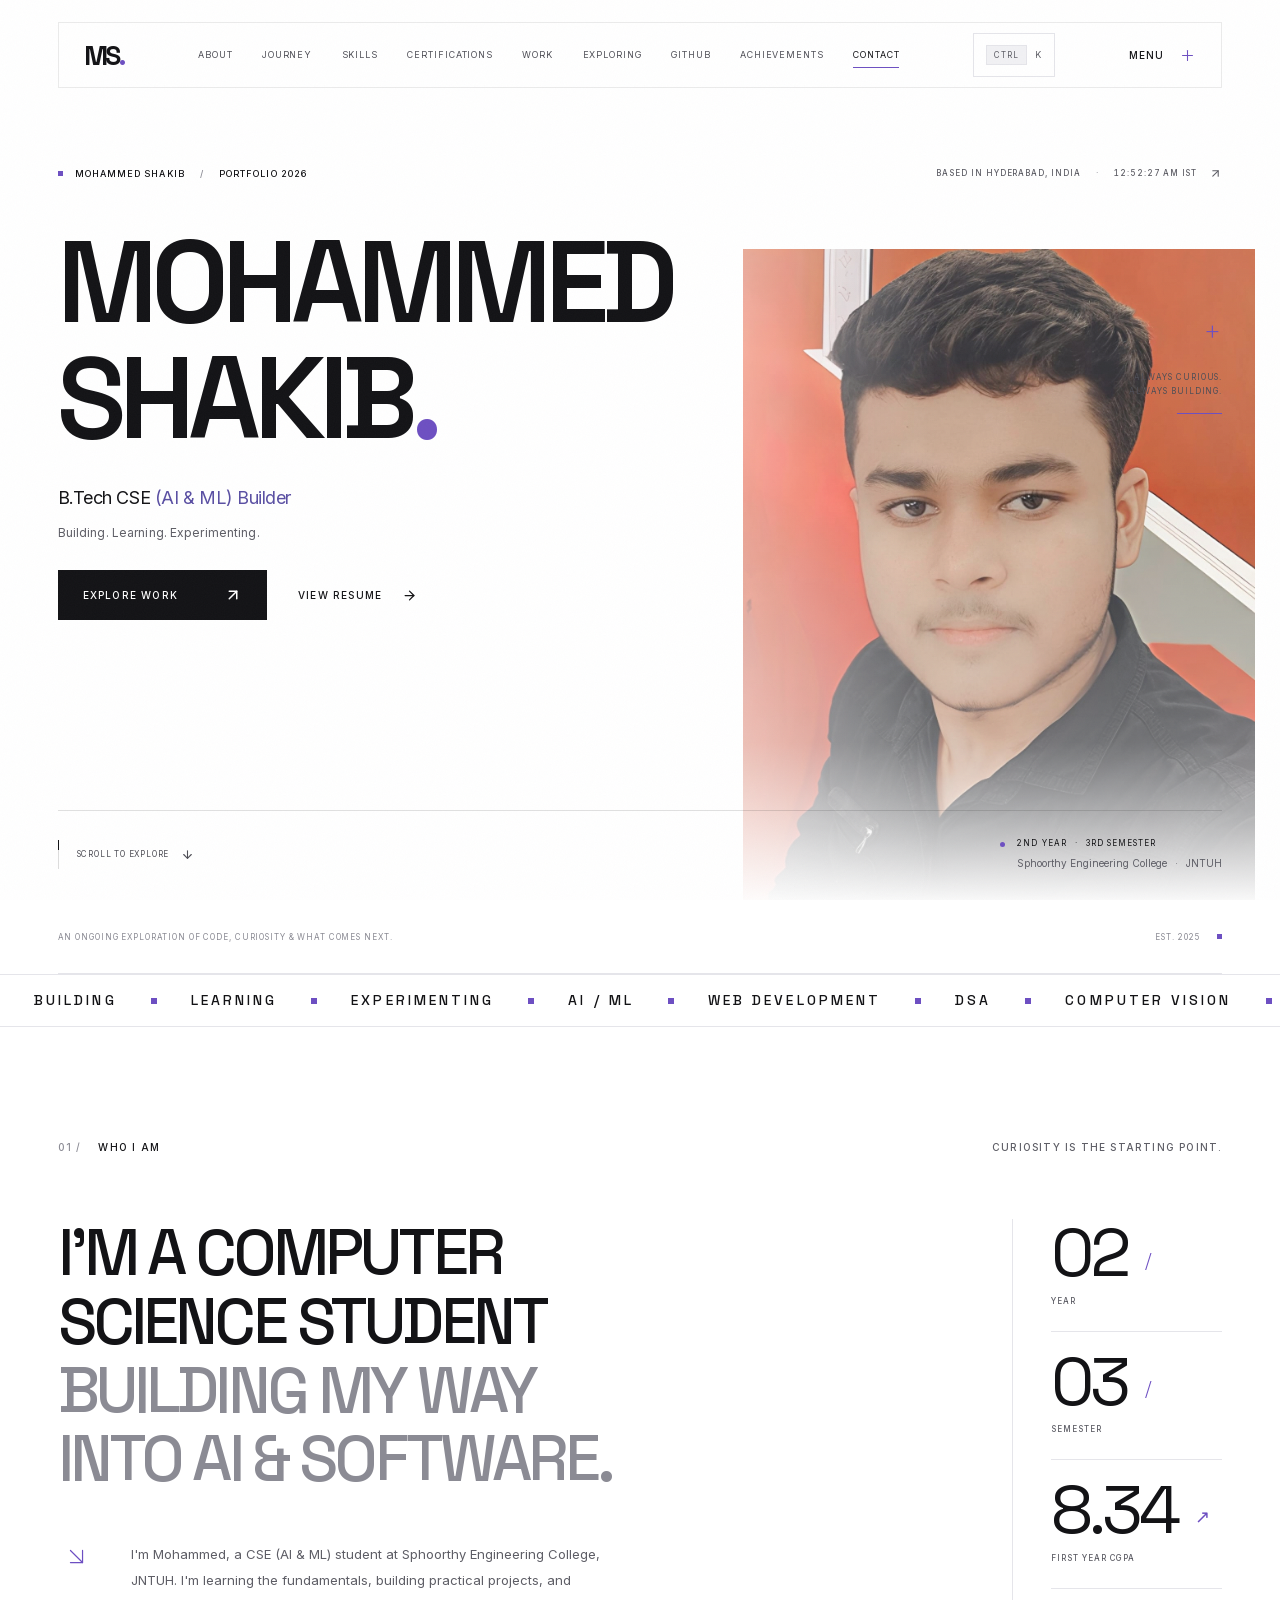
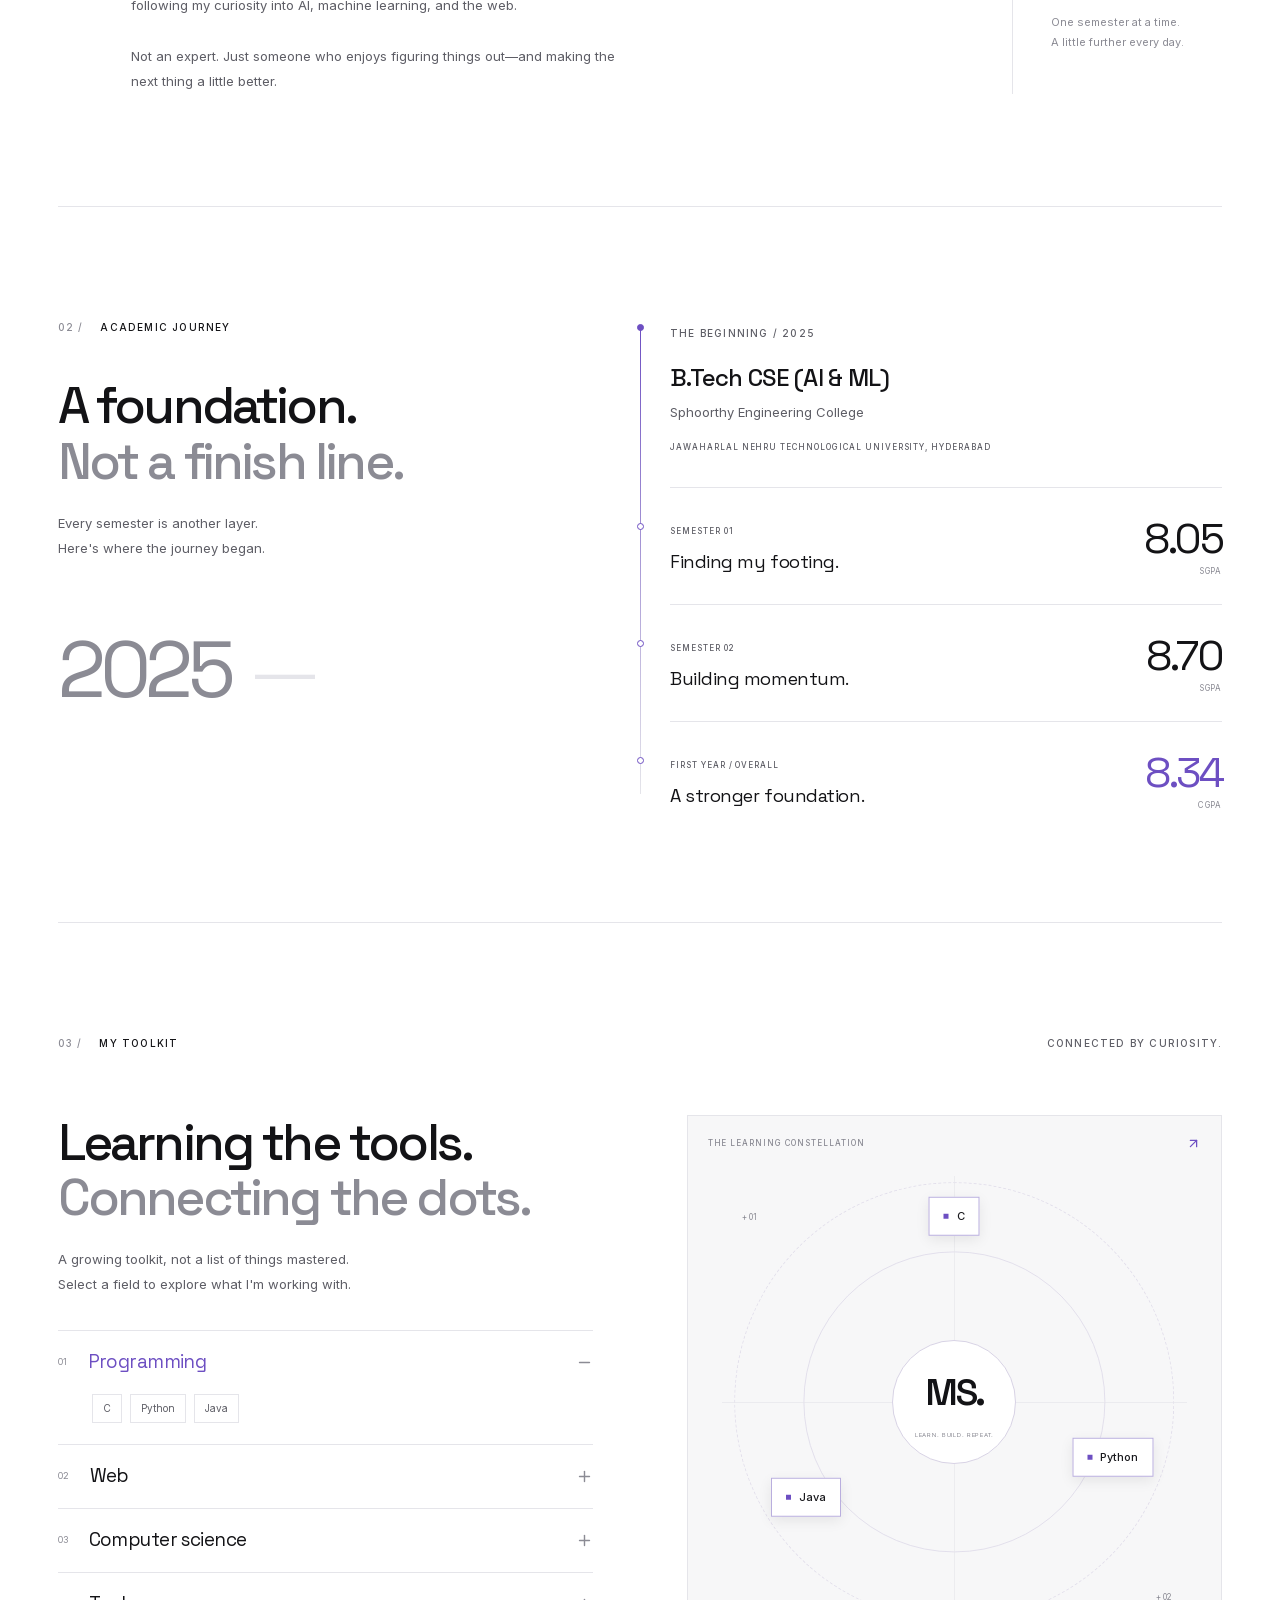
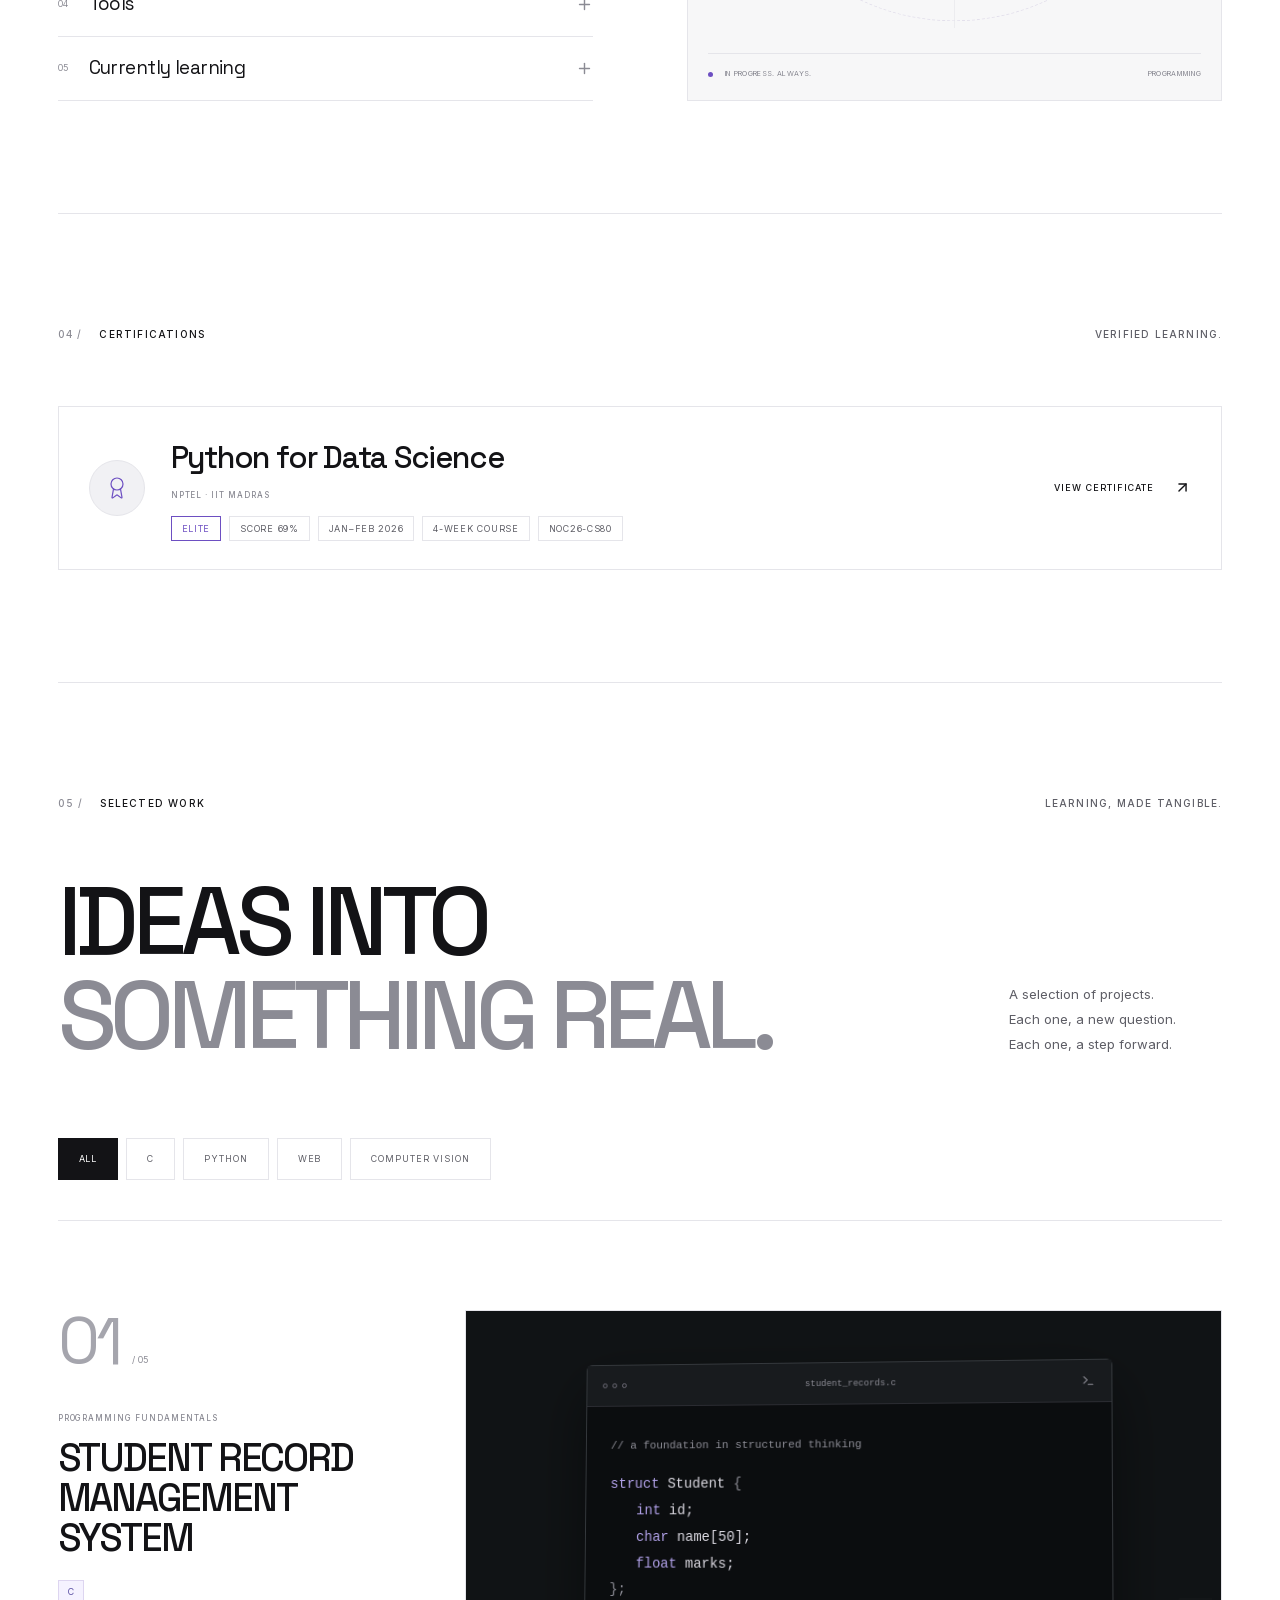
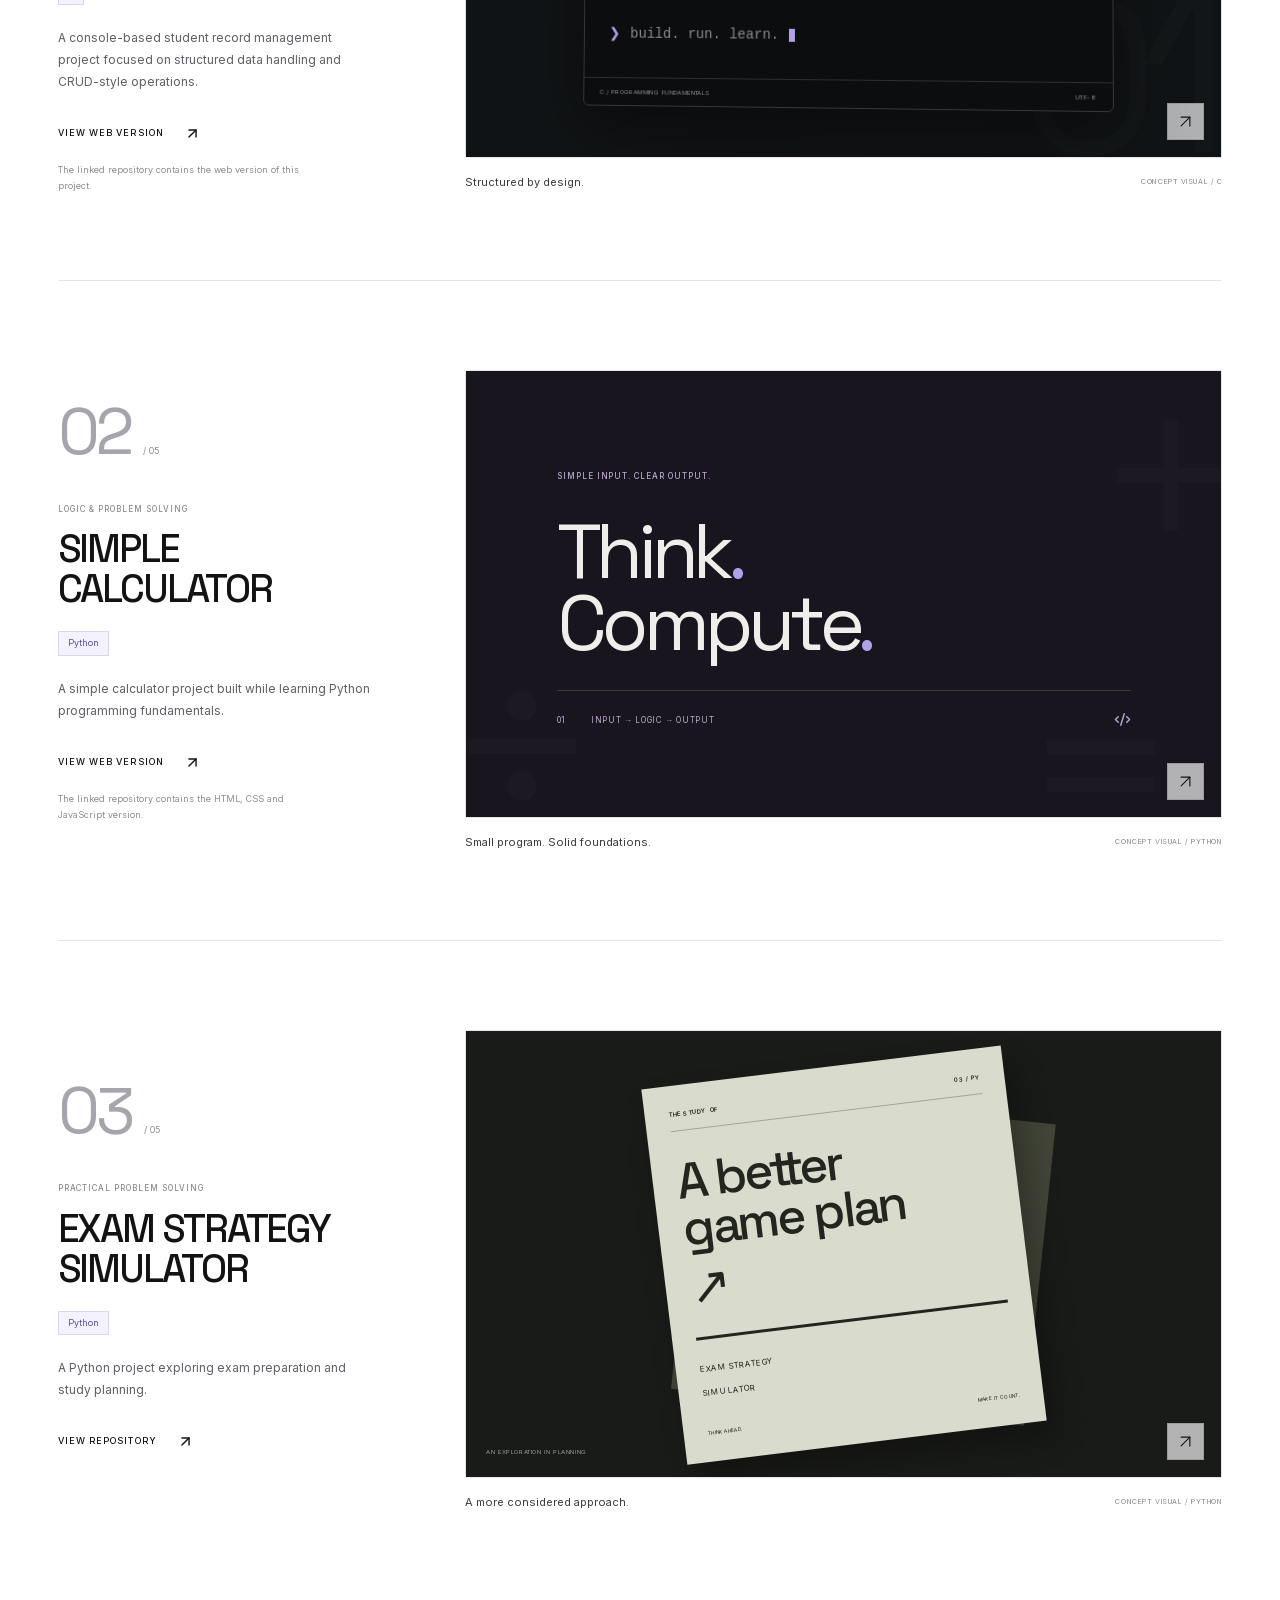
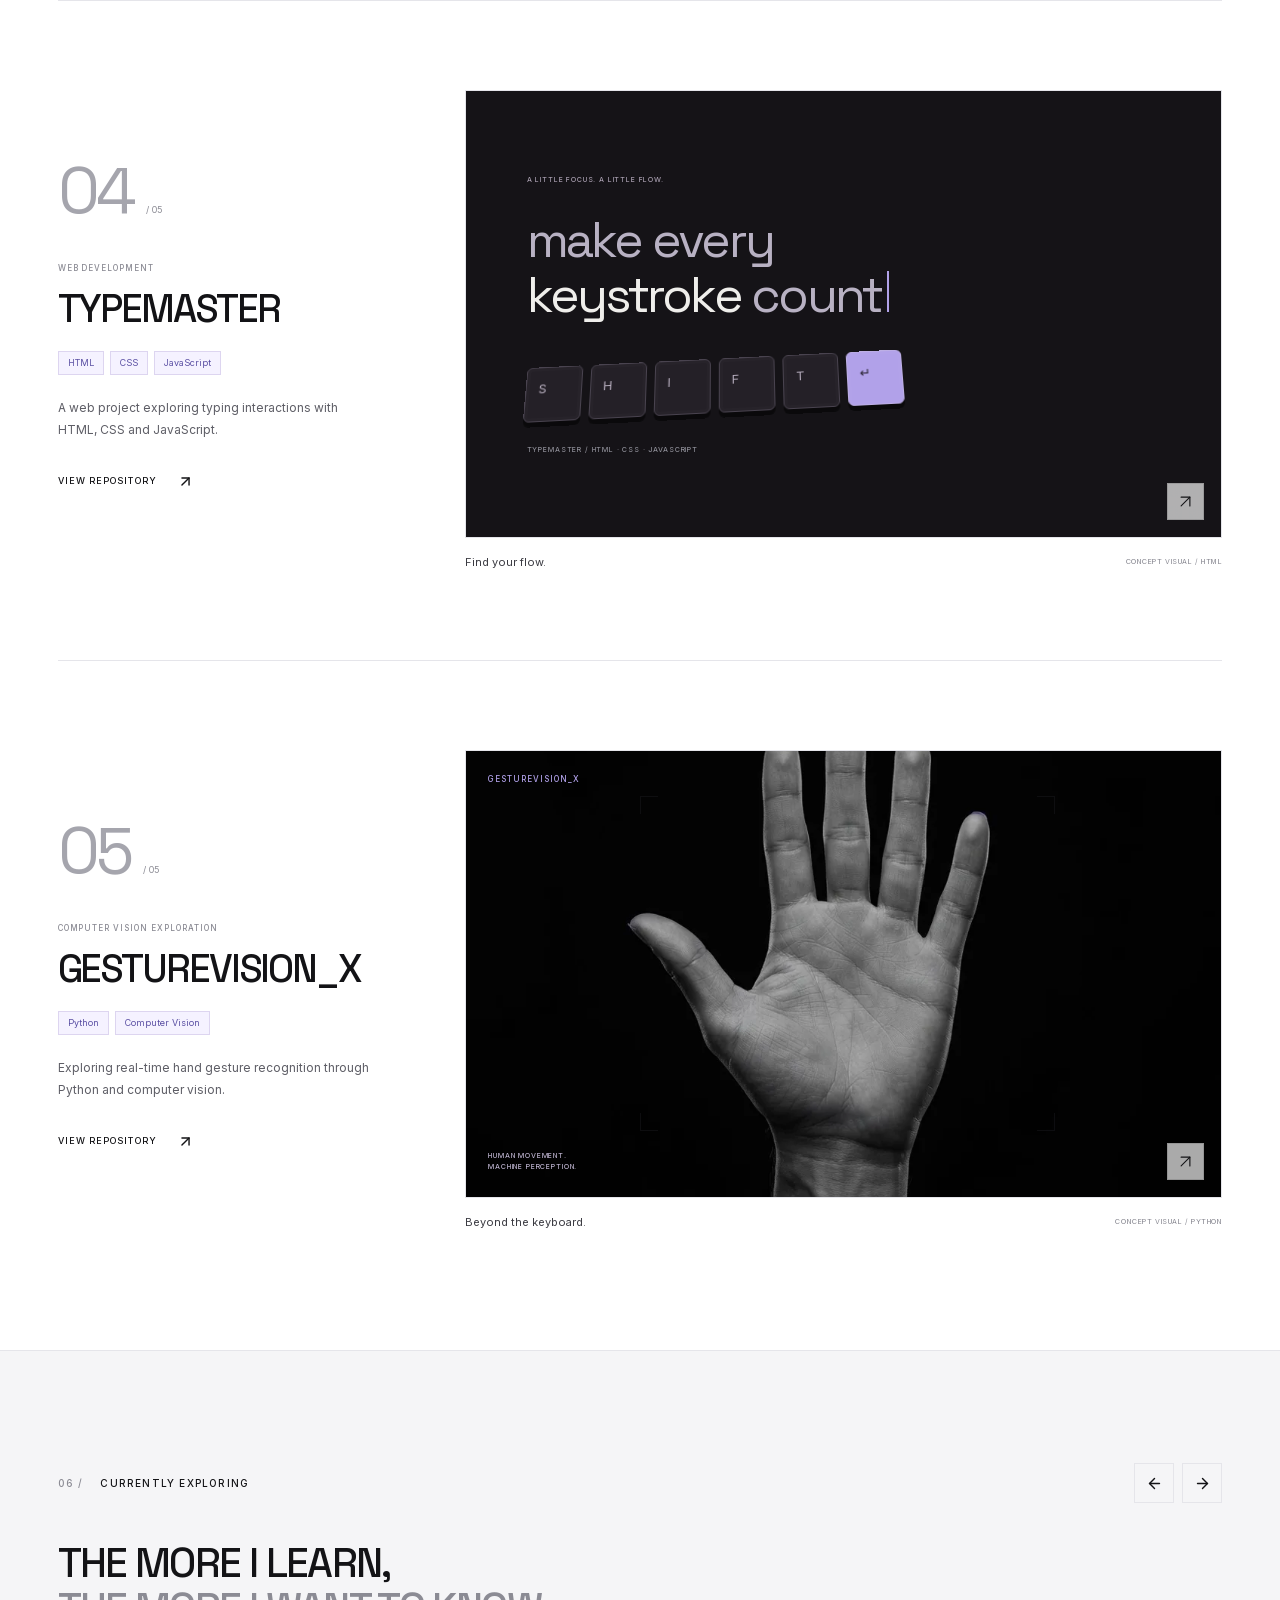
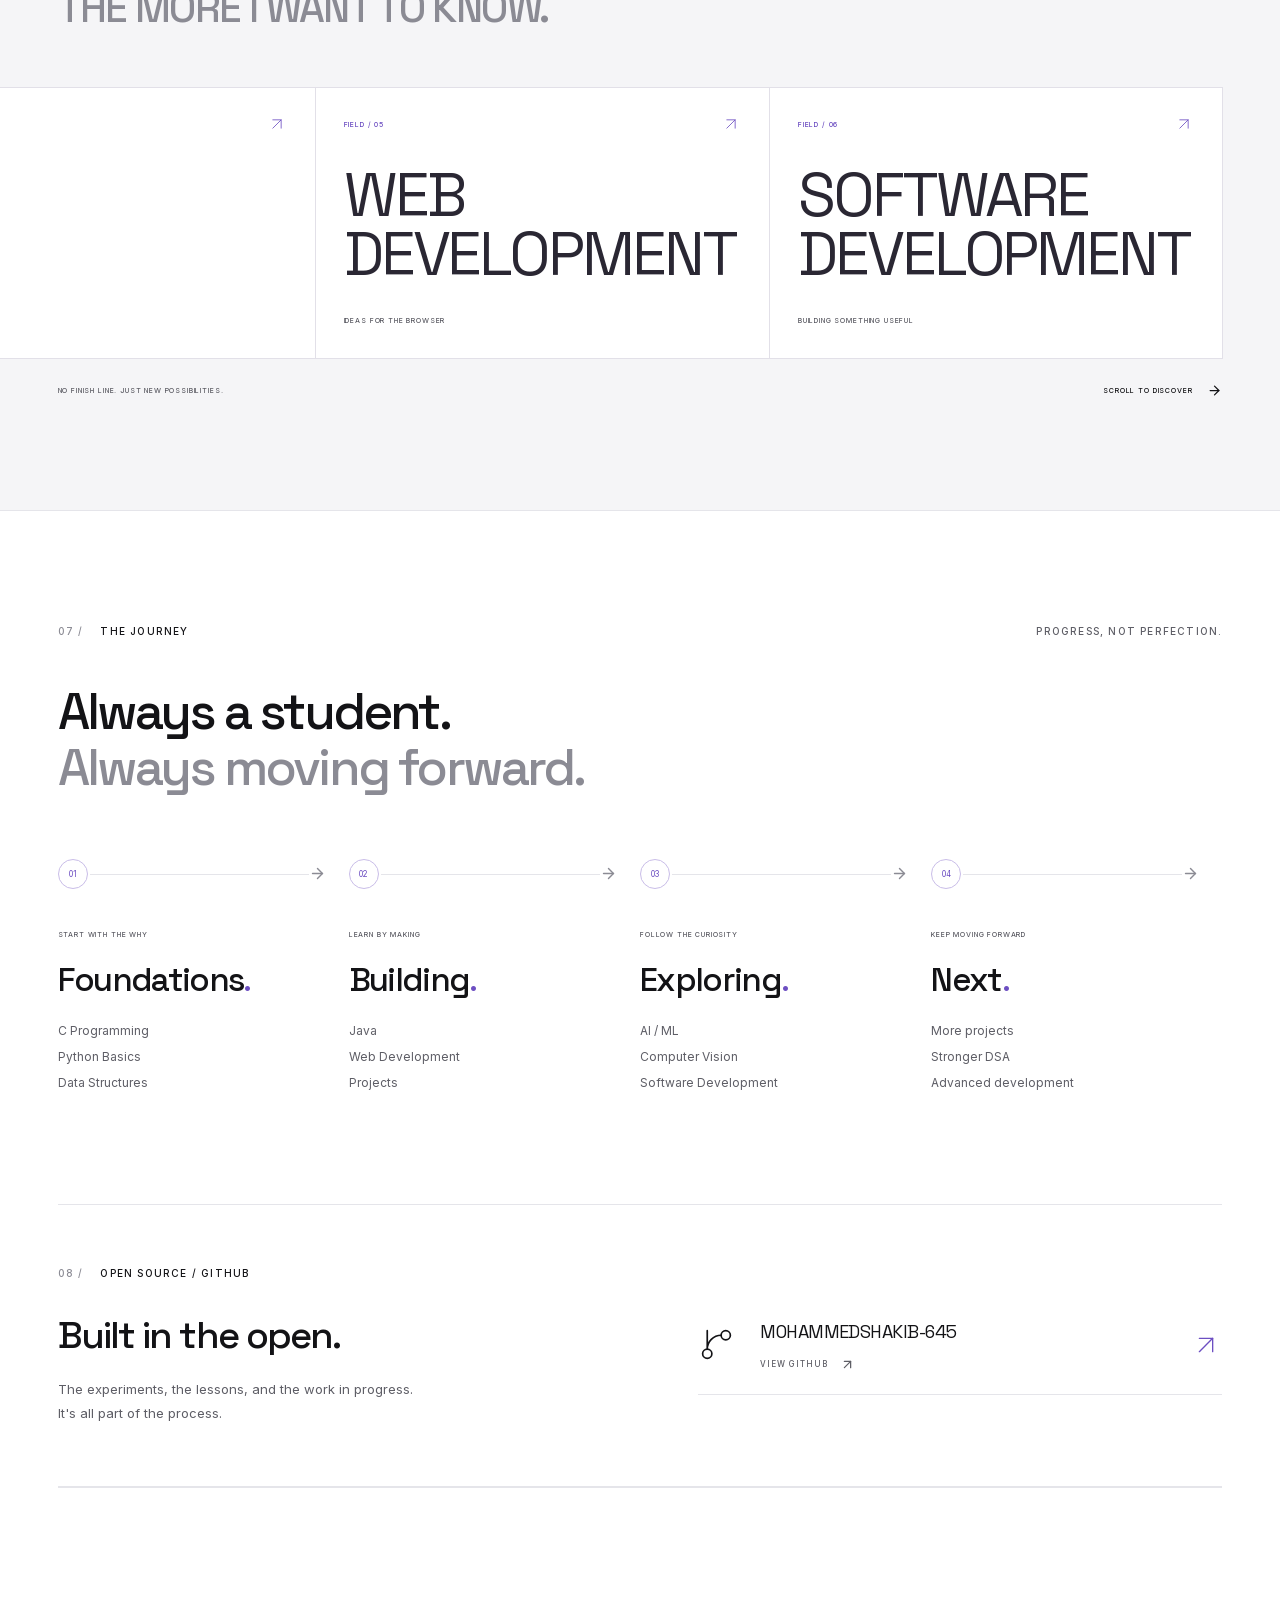
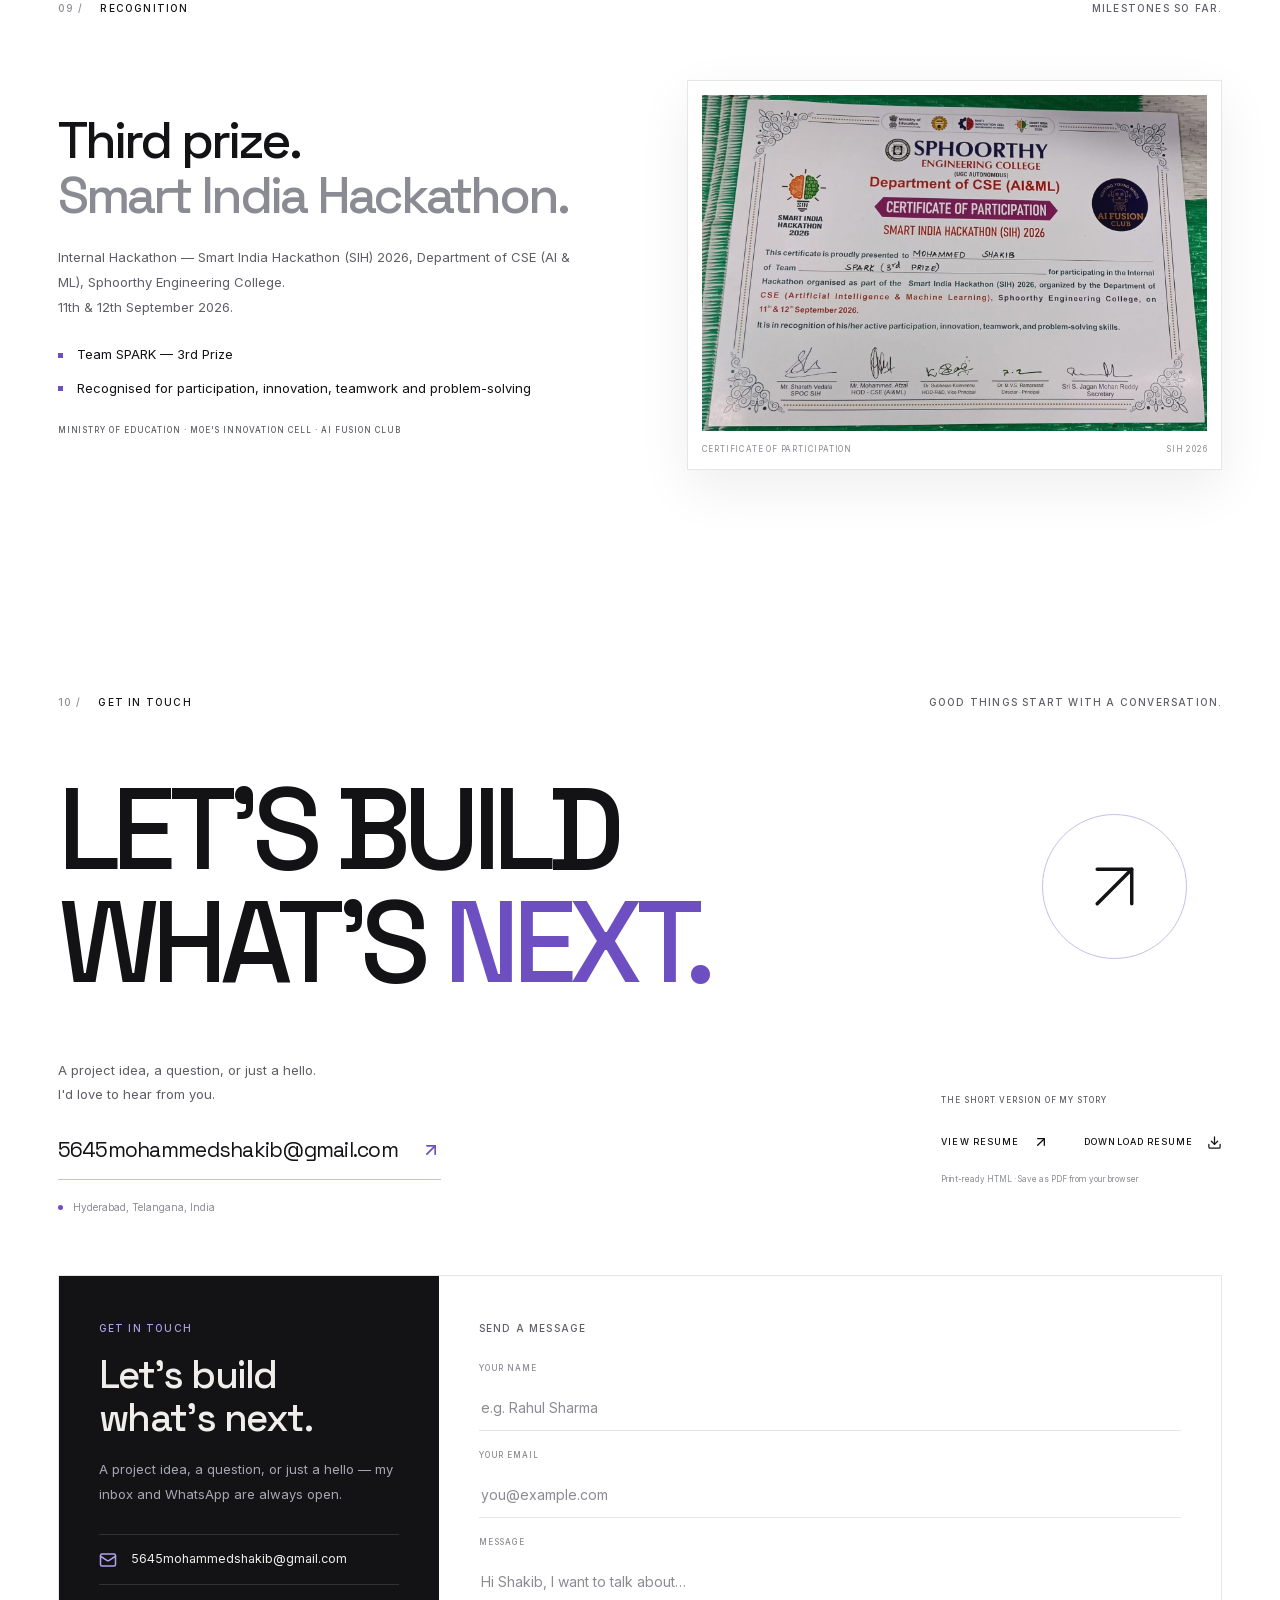
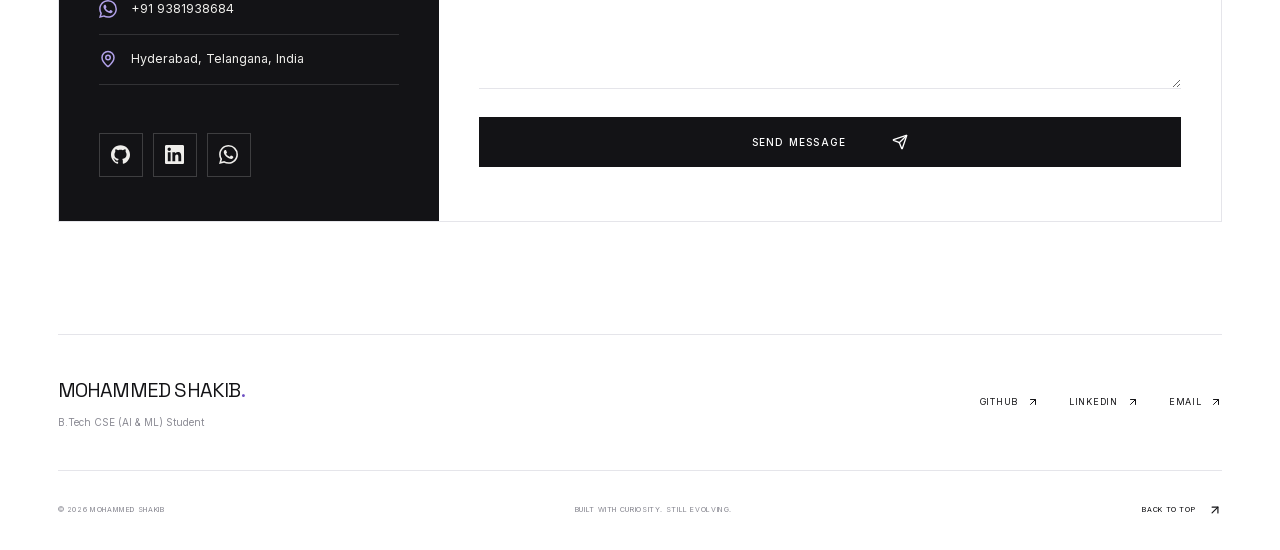
<file: index.html>
<!DOCTYPE html><html lang="en" class="space_grotesk_b092d5fd-module__JDLIAq__variable inter_7d4ee6a1-module__w8E6FG__variable"><head><meta charSet="utf-8"/><meta name="viewport" content="width=device-width, initial-scale=1"/><link rel="preload" href="/_next/static/media/0c89a48fa5027cee-s.p.2cyn07wtgehh0.woff2" as="font" crossorigin="" type="font/woff2"/><link rel="preload" href="/_next/static/media/83afe278b6a6bb3c-s.p.2bn3s6zvc0dyp.woff2" as="font" crossorigin="" type="font/woff2"/><link rel="stylesheet" href="/_next/static/chunks/29svhw6syn2wq.css" data-precedence="next"/><link rel="preload" as="script" fetchPriority="low" href="/_next/static/chunks/3z7llal0ezkqw.js"/><script src="/_next/static/chunks/24030u90n5ue9.js" async=""></script><script src="/_next/static/chunks/0_-bx1iu8rlqz.js" async=""></script><script src="/_next/static/chunks/1_9tr8xhzsuxi.js" async=""></script><script src="/_next/static/chunks/turbopack-0rzfhxs-cd0zo.js" async=""></script><script src="/_next/static/chunks/3f_9glawe7qy6.js" async="" crossorigin=""></script><script src="/_next/static/chunks/44mo1rcbof26s.js" async="" crossorigin=""></script><script src="/_next/static/chunks/3473oz_nmntsf.js" async="" crossorigin=""></script><script src="/_next/static/chunks/02wgg22o5xb41.js" async="" crossorigin=""></script><meta name="next-size-adjust" content=""/><meta name="theme-color" content="#ffffff"/><meta name="color-scheme" content="light"/><title>Mohammed Shakib — CSE (AI &amp; ML) Student</title><meta name="description" content="The portfolio of Mohammed Shakib, a B.Tech CSE (AI &amp; ML) student at Sphoorthy Engineering College, JNTUH, Hyderabad. Learning, building projects, and exploring AI, software and web development."/><meta name="author" content="Mohammed Shakib"/><meta name="keywords" content="Mohammed Shakib,CSE,AI and ML student,Hyderabad,student portfolio,Sphoorthy Engineering College"/><meta property="og:title" content="Mohammed Shakib — Building. Learning. Experimenting."/><meta property="og:description" content="An ongoing exploration of code, curiosity, and what comes next. B.Tech CSE (AI &amp; ML) student, Hyderabad."/><meta property="og:locale" content="en_IN"/><meta property="og:image" content="https://mohammedshakib-645.github.io/assets/hero-poster.webp"/><meta property="og:image:width" content="1920"/><meta property="og:image:height" content="1080"/><meta property="og:image:alt" content="Cinematic mountain landscape — Mohammed Shakib portfolio"/><meta property="og:type" content="website"/><meta name="twitter:card" content="summary_large_image"/><meta name="twitter:title" content="Mohammed Shakib — CSE (AI &amp; ML) Student"/><meta name="twitter:description" content="An ongoing exploration of code, curiosity, and what comes next. B.Tech CSE (AI &amp; ML) student, Hyderabad."/><meta name="twitter:image" content="https://mohammedshakib-645.github.io/assets/hero-poster.webp"/><link rel="icon" href="/icon.svg"/><script src="/_next/static/chunks/0cz1d0mv5g_q7.js" noModule=""></script></head><body class="antialiased"><div hidden=""><!--$--><!--/$--></div><a class="skip-link" href="#main-content">Skip to content</a><div class="intro-loader" aria-hidden="true"><span class="loader-monogram">MS<span>.</span></span><span class="loader-name">MOHAMMED SHAKIB</span><span class="loader-line"></span></div><div class="grain" aria-hidden="true"></div><div class="scroll-progress" aria-hidden="true"><span></span></div><button type="button" class="to-top" aria-label="Back to top"><svg xmlns="http://www.w3.org/2000/svg" width="17" height="17" viewBox="0 0 24 24" fill="none" stroke="currentColor" stroke-width="2" stroke-linecap="round" stroke-linejoin="round" class="lucide lucide-arrow-up" aria-hidden="true"><path d="m5 12 7-7 7 7"></path><path d="M12 19V5"></path></svg></button><div class="cursor-dot" aria-hidden="true"></div><div class="cursor-ring" aria-hidden="true"></div><header class="site-header"><a class="wordmark" href="#top" aria-label="Mohammed Shakib — back to top">MS<span>.</span></a><nav class="desktop-nav" aria-label="Main navigation"><a href="#about">About</a><a href="#journey">Journey</a><a href="#skills">Skills</a><a href="#certifications">Certifications</a><a href="#work">Work</a><a href="#exploring">Exploring</a><a href="#github">GitHub</a><a href="#achievements">Achievements</a><a href="#contact">Contact</a></nav><button type="button" class="palette-trigger" aria-label="Quick navigation (Control K)"><kbd>CTRL</kbd> K</button><button class="menu-trigger" aria-haspopup="dialog" aria-expanded="false" aria-controls="site-menu">MENU <svg xmlns="http://www.w3.org/2000/svg" width="17" height="17" viewBox="0 0 24 24" fill="none" stroke="currentColor" stroke-width="1.5" stroke-linecap="round" stroke-linejoin="round" class="lucide lucide-plus" aria-hidden="true"><path d="M5 12h14"></path><path d="M12 5v14"></path></svg></button></header><dialog id="site-menu" class="fullscreen-menu" aria-labelledby="menu-title"><div class="menu-top"><a href="#top" class="wordmark">MS<span>.</span></a><button class="menu-trigger">CLOSE <svg xmlns="http://www.w3.org/2000/svg" width="19" height="19" viewBox="0 0 24 24" fill="none" stroke="currentColor" stroke-width="2" stroke-linecap="round" stroke-linejoin="round" class="lucide lucide-x" aria-hidden="true"><path d="M18 6 6 18"></path><path d="m6 6 12 12"></path></svg></button></div><div class="menu-layout"><div class="menu-intro"><p id="menu-title" class="eyebrow">FIND YOUR WAY</p><p>A work in progress.<br/>By design.</p></div><nav aria-label="Expanded navigation" class="menu-links"><a href="#about"><span class="menu-index">0<!-- -->1</span>About<svg xmlns="http://www.w3.org/2000/svg" width="24" height="24" viewBox="0 0 24 24" fill="none" stroke="currentColor" stroke-width="2" stroke-linecap="round" stroke-linejoin="round" class="lucide lucide-arrow-up-right" aria-hidden="true"><path d="M7 7h10v10"></path><path d="M7 17 17 7"></path></svg></a><a href="#journey"><span class="menu-index">0<!-- -->2</span>Journey<svg xmlns="http://www.w3.org/2000/svg" width="24" height="24" viewBox="0 0 24 24" fill="none" stroke="currentColor" stroke-width="2" stroke-linecap="round" stroke-linejoin="round" class="lucide lucide-arrow-up-right" aria-hidden="true"><path d="M7 7h10v10"></path><path d="M7 17 17 7"></path></svg></a><a href="#skills"><span class="menu-index">0<!-- -->3</span>Skills<svg xmlns="http://www.w3.org/2000/svg" width="24" height="24" viewBox="0 0 24 24" fill="none" stroke="currentColor" stroke-width="2" stroke-linecap="round" stroke-linejoin="round" class="lucide lucide-arrow-up-right" aria-hidden="true"><path d="M7 7h10v10"></path><path d="M7 17 17 7"></path></svg></a><a href="#certifications"><span class="menu-index">0<!-- -->4</span>Certifications<svg xmlns="http://www.w3.org/2000/svg" width="24" height="24" viewBox="0 0 24 24" fill="none" stroke="currentColor" stroke-width="2" stroke-linecap="round" stroke-linejoin="round" class="lucide lucide-arrow-up-right" aria-hidden="true"><path d="M7 7h10v10"></path><path d="M7 17 17 7"></path></svg></a><a href="#work"><span class="menu-index">0<!-- -->5</span>Work<svg xmlns="http://www.w3.org/2000/svg" width="24" height="24" viewBox="0 0 24 24" fill="none" stroke="currentColor" stroke-width="2" stroke-linecap="round" stroke-linejoin="round" class="lucide lucide-arrow-up-right" aria-hidden="true"><path d="M7 7h10v10"></path><path d="M7 17 17 7"></path></svg></a><a href="#exploring"><span class="menu-index">0<!-- -->6</span>Exploring<svg xmlns="http://www.w3.org/2000/svg" width="24" height="24" viewBox="0 0 24 24" fill="none" stroke="currentColor" stroke-width="2" stroke-linecap="round" stroke-linejoin="round" class="lucide lucide-arrow-up-right" aria-hidden="true"><path d="M7 7h10v10"></path><path d="M7 17 17 7"></path></svg></a><a href="#github"><span class="menu-index">0<!-- -->7</span>GitHub<svg xmlns="http://www.w3.org/2000/svg" width="24" height="24" viewBox="0 0 24 24" fill="none" stroke="currentColor" stroke-width="2" stroke-linecap="round" stroke-linejoin="round" class="lucide lucide-arrow-up-right" aria-hidden="true"><path d="M7 7h10v10"></path><path d="M7 17 17 7"></path></svg></a><a href="#achievements"><span class="menu-index">0<!-- -->8</span>Achievements<svg xmlns="http://www.w3.org/2000/svg" width="24" height="24" viewBox="0 0 24 24" fill="none" stroke="currentColor" stroke-width="2" stroke-linecap="round" stroke-linejoin="round" class="lucide lucide-arrow-up-right" aria-hidden="true"><path d="M7 7h10v10"></path><path d="M7 17 17 7"></path></svg></a><a href="#contact"><span class="menu-index">0<!-- -->9</span>Contact<svg xmlns="http://www.w3.org/2000/svg" width="24" height="24" viewBox="0 0 24 24" fill="none" stroke="currentColor" stroke-width="2" stroke-linecap="round" stroke-linejoin="round" class="lucide lucide-arrow-up-right" aria-hidden="true"><path d="M7 7h10v10"></path><path d="M7 17 17 7"></path></svg></a></nav></div><div class="menu-bottom"><span>HYDERABAD, INDIA</span><a href="mailto:5645mohammedshakib@gmail.com">5645mohammedshakib@gmail.com<!-- --> <svg xmlns="http://www.w3.org/2000/svg" width="14" height="14" viewBox="0 0 24 24" fill="none" stroke="currentColor" stroke-width="2" stroke-linecap="round" stroke-linejoin="round" class="lucide lucide-arrow-up-right" aria-hidden="true"><path d="M7 7h10v10"></path><path d="M7 17 17 7"></path></svg></a><span>PORTFOLIO / 2026</span></div></dialog><main id="main-content"><section id="top" class="hero" aria-labelledby="hero-name"><div class="hero-media"><div class="hero-poster" role="img" aria-label="Portrait of Mohammed Shakib"></div><div class="hero-shade" aria-hidden="true"></div></div><div class="hero-content page-width"><div class="hero-topline hero-entrance"><p class="eyebrow"><span class="tiny-square"></span> MOHAMMED SHAKIB <span class="muted-slash">/</span> PORTFOLIO 2026</p><span class="hero-location eyebrow">BASED IN HYDERABAD, INDIA <span class="muted-slash">·</span> <span class="live-clock">HYDERABAD, IN</span> <svg xmlns="http://www.w3.org/2000/svg" width="13" height="13" viewBox="0 0 24 24" fill="none" stroke="currentColor" stroke-width="2" stroke-linecap="round" stroke-linejoin="round" class="lucide lucide-arrow-up-right" aria-hidden="true"><path d="M7 7h10v10"></path><path d="M7 17 17 7"></path></svg></span></div><div class="hero-title-wrap"><h1 id="hero-name" class="hero-name"><span class="name-mask"><span>MOHAMMED</span></span><span class="name-mask"><span>SHAKIB<span class="name-period">.</span></span></span></h1><div class="hero-side-note"><span class="crosshair">+</span><span>ALWAYS CURIOUS.<br/>ALWAYS BUILDING.</span><span class="side-note-line"></span></div></div><div class="hero-detail hero-entrance"><p class="hero-role">B.Tech CSE <span>(AI &amp; ML)</span> <span class="role-rotator">Student</span></p><p class="hero-statement">Building. Learning. Experimenting.</p><div class="hero-actions"><a class="action-button magnetic" href="#work">EXPLORE WORK <svg xmlns="http://www.w3.org/2000/svg" width="18" height="18" viewBox="0 0 24 24" fill="none" stroke="currentColor" stroke-width="2" stroke-linecap="round" stroke-linejoin="round" class="lucide lucide-arrow-up-right" aria-hidden="true"><path d="M7 7h10v10"></path><path d="M7 17 17 7"></path></svg></a><a class="text-link" href="/resume.html" target="_blank" rel="noopener noreferrer">VIEW RESUME <svg xmlns="http://www.w3.org/2000/svg" width="15" height="15" viewBox="0 0 24 24" fill="none" stroke="currentColor" stroke-width="2" stroke-linecap="round" stroke-linejoin="round" class="lucide lucide-arrow-right" aria-hidden="true"><path d="M5 12h14"></path><path d="m12 5 7 7-7 7"></path></svg></a></div></div></div><div class="hero-footer page-width hero-entrance"><a class="scroll-link" href="#about"><span class="scroll-track"><span></span></span><span>SCROLL TO EXPLORE</span><svg xmlns="http://www.w3.org/2000/svg" width="13" height="13" viewBox="0 0 24 24" fill="none" stroke="currentColor" stroke-width="2" stroke-linecap="round" stroke-linejoin="round" class="lucide lucide-arrow-down" aria-hidden="true"><path d="M12 5v14"></path><path d="m19 12-7 7-7-7"></path></svg></a><div class="hero-academic"><span class="status-dot"></span><div><p>2ND YEAR <span>·</span> 3RD SEMESTER</p><p>Sphoorthy Engineering College <span>·</span> JNTUH</p></div></div></div></section><div class="chapter-divider page-width"><span>AN ONGOING EXPLORATION OF CODE, CURIOSITY &amp; WHAT COMES NEXT.</span><span>EST. 2025 <span class="tiny-square"></span></span></div><div class="marquee" aria-hidden="true"><div class="marquee-track"><span>BUILDING <i></i>LEARNING <i></i>EXPERIMENTING <i></i>AI / ML <i></i>WEB DEVELOPMENT <i></i>DSA <i></i>COMPUTER VISION <i></i></span><span>BUILDING <i></i>LEARNING <i></i>EXPERIMENTING <i></i>AI / ML <i></i>WEB DEVELOPMENT <i></i>DSA <i></i>COMPUTER VISION <i></i></span></div></div><section id="about" class="about-section section-pad page-width"><div class="section-top" data-reveal="true"><div class="section-label"><span>01<!-- --> /</span><span>WHO I AM</span></div><span class="eyebrow secondary-text">CURIOSITY IS THE STARTING POINT.</span></div><div class="about-layout"><div data-reveal="true"><h2 class="editorial-heading">I&#x27;M A COMPUTER<br/>SCIENCE STUDENT<br/><span class="soft-text">BUILDING MY WAY</span><br/><span class="soft-text">INTO AI &amp; SOFTWARE.</span></h2><div class="about-copy"><svg xmlns="http://www.w3.org/2000/svg" width="29" height="29" viewBox="0 0 24 24" fill="none" stroke="currentColor" stroke-width="1" stroke-linecap="round" stroke-linejoin="round" class="lucide lucide-arrow-down-right" aria-hidden="true"><path d="m7 7 10 10"></path><path d="M17 7v10H7"></path></svg><p>I&#x27;m Mohammed, a CSE (AI &amp; ML) student at Sphoorthy Engineering College, JNTUH. I&#x27;m learning the fundamentals, building practical projects, and following my curiosity into AI, machine learning, and the web.<br/><br/>Not an expert. Just someone who enjoys figuring things out—and making the next thing a little better.</p></div></div><aside class="academic-stats" aria-label="Current academic standing" data-reveal="true"><div><span class="stat-value">02<span>/</span></span><span class="eyebrow">YEAR</span></div><div><span class="stat-value">03<span>/</span></span><span class="eyebrow">SEMESTER</span></div><div><span class="stat-value">8.34<span>↗</span></span><span class="eyebrow">FIRST YEAR CGPA</span></div><p class="stats-note">One semester at a time.<br/>A little further every day.</p></aside></div></section><section id="journey" class="journey-section section-pad page-width"><div class="journey-intro" data-reveal="true"><div class="section-label"><span>02<!-- --> /</span><span>ACADEMIC JOURNEY</span></div><h2 class="section-heading">A foundation.<br/><span class="soft-text">Not a finish line.</span></h2><p class="body-copy">Every semester is another layer.<br/>Here&#x27;s where the journey began.</p><span class="journey-year">2025<span>—</span></span></div><div class="academic-timeline" data-reveal="true"><div class="timeline-line"></div><article class="timeline-entry"><span class="timeline-marker"></span><span class="eyebrow secondary-text">THE BEGINNING / 2025</span><h3>B.Tech CSE (AI &amp; ML)</h3><p>Sphoorthy Engineering College</p><span class="eyebrow secondary-text">JAWAHARLAL NEHRU TECHNOLOGICAL UNIVERSITY, HYDERABAD</span></article><article class="timeline-entry result-entry"><span class="timeline-marker"></span><div><span class="eyebrow secondary-text">SEMESTER 01</span><h3>Finding my footing.</h3></div><div class="semester-result">8.05<span>SGPA</span></div></article><article class="timeline-entry result-entry"><span class="timeline-marker"></span><div><span class="eyebrow secondary-text">SEMESTER 02</span><h3>Building momentum.</h3></div><div class="semester-result">8.70<span>SGPA</span></div></article><article class="timeline-entry result-entry final-result"><span class="timeline-marker"></span><div><span class="eyebrow secondary-text">FIRST YEAR / OVERALL</span><h3>A stronger foundation.</h3></div><div class="semester-result">8.34<span>CGPA</span></div></article></div></section><section id="skills" class="skills-section section-pad page-width"><div class="section-top" data-reveal="true"><div class="section-label"><span>03<!-- --> /</span><span>MY TOOLKIT</span></div><span class="eyebrow secondary-text">CONNECTED BY CURIOSITY.</span></div><div class="skills-layout"><div data-reveal="true"><h2 class="section-heading">Learning the tools.<br/><span class="soft-text">Connecting the dots.</span></h2><p class="body-copy skills-description">A growing toolkit, not a list of things mastered.<br/>Select a field to explore what I&#x27;m working with.</p><div class="skill-categories"><div class="skill-category" data-expanded="true"><button aria-expanded="true" aria-controls="skill-panel-0"><span class="skill-index">01</span><span>Programming</span><svg xmlns="http://www.w3.org/2000/svg" width="17" height="17" viewBox="0 0 24 24" fill="none" stroke="currentColor" stroke-width="2" stroke-linecap="round" stroke-linejoin="round" class="lucide lucide-minus" aria-hidden="true"><path d="M5 12h14"></path></svg></button><div id="skill-panel-0" class="skill-items"><span>C</span><span>Python</span><span>Java</span></div></div><div class="skill-category" data-expanded="false"><button aria-expanded="false" aria-controls="skill-panel-1"><span class="skill-index">02</span><span>Web</span><svg xmlns="http://www.w3.org/2000/svg" width="17" height="17" viewBox="0 0 24 24" fill="none" stroke="currentColor" stroke-width="2" stroke-linecap="round" stroke-linejoin="round" class="lucide lucide-plus" aria-hidden="true"><path d="M5 12h14"></path><path d="M12 5v14"></path></svg></button><div id="skill-panel-1" hidden="" class="skill-items"><span>HTML</span><span>CSS</span><span>JavaScript</span></div></div><div class="skill-category" data-expanded="false"><button aria-expanded="false" aria-controls="skill-panel-2"><span class="skill-index">03</span><span>Computer science</span><svg xmlns="http://www.w3.org/2000/svg" width="17" height="17" viewBox="0 0 24 24" fill="none" stroke="currentColor" stroke-width="2" stroke-linecap="round" stroke-linejoin="round" class="lucide lucide-plus" aria-hidden="true"><path d="M5 12h14"></path><path d="M12 5v14"></path></svg></button><div id="skill-panel-2" hidden="" class="skill-items"><span>DSA</span><span>Algorithms</span><span>OOP</span><span>Problem Solving</span><span>SQL / Database Fundamentals</span></div></div><div class="skill-category" data-expanded="false"><button aria-expanded="false" aria-controls="skill-panel-3"><span class="skill-index">04</span><span>Tools</span><svg xmlns="http://www.w3.org/2000/svg" width="17" height="17" viewBox="0 0 24 24" fill="none" stroke="currentColor" stroke-width="2" stroke-linecap="round" stroke-linejoin="round" class="lucide lucide-plus" aria-hidden="true"><path d="M5 12h14"></path><path d="M12 5v14"></path></svg></button><div id="skill-panel-3" hidden="" class="skill-items"><span>Git</span><span>GitHub</span><span>VS Code</span></div></div><div class="skill-category" data-expanded="false"><button aria-expanded="false" aria-controls="skill-panel-4"><span class="skill-index">05</span><span>Currently learning</span><svg xmlns="http://www.w3.org/2000/svg" width="17" height="17" viewBox="0 0 24 24" fill="none" stroke="currentColor" stroke-width="2" stroke-linecap="round" stroke-linejoin="round" class="lucide lucide-plus" aria-hidden="true"><path d="M5 12h14"></path><path d="M12 5v14"></path></svg></button><div id="skill-panel-4" hidden="" class="skill-items"><span>Java</span><span>Python</span><span>DSA</span><span>Web Development</span><span>AI / ML</span></div></div></div></div><div class="skill-map" data-reveal="true" aria-label="Technology constellation: C, Python, Java"><div class="map-header eyebrow"><span>THE LEARNING CONSTELLATION</span><svg xmlns="http://www.w3.org/2000/svg" width="15" height="15" viewBox="0 0 24 24" fill="none" stroke="currentColor" stroke-width="2" stroke-linecap="round" stroke-linejoin="round" class="lucide lucide-arrow-up-right" aria-hidden="true"><path d="M7 7h10v10"></path><path d="M7 17 17 7"></path></svg></div><div class="constellation"><div class="orbit orbit-outer"></div><div class="orbit orbit-inner"></div><div class="map-axis map-axis-x"></div><div class="map-axis map-axis-y"></div><div class="constellation-core"><span>MS.</span><span>LEARN. BUILD. REPEAT.</span></div><div class="constellation-nodes"><span class="skill-node" style="left:50%;top:13%"><i></i>C</span><span class="skill-node" style="left:82%;top:61%"><i></i>Python</span><span class="skill-node" style="left:20%;top:69%"><i></i>Java</span></div><span class="map-coordinate coordinate-top">+ 01</span><span class="map-coordinate coordinate-bottom">+ 02</span></div><div class="map-footer"><span class="status-dot"></span><span>IN PROGRESS. ALWAYS.</span><span>PROGRAMMING</span></div></div></div></section><section id="certifications" class="certifications-section section-pad page-width"><div class="section-top" data-reveal="true"><div class="section-label"><span>04<!-- --> /</span><span>CERTIFICATIONS</span></div><span class="eyebrow secondary-text">VERIFIED LEARNING.</span></div><div class="cert-grid"><article class="cert-card" data-reveal="true"><span class="cert-badge"><svg xmlns="http://www.w3.org/2000/svg" width="24" height="24" viewBox="0 0 24 24" fill="none" stroke="currentColor" stroke-width="1.2" stroke-linecap="round" stroke-linejoin="round" class="lucide lucide-award" aria-hidden="true"><path d="m15.477 12.89 1.515 8.526a.5.5 0 0 1-.81.47l-3.58-2.687a1 1 0 0 0-1.197 0l-3.586 2.686a.5.5 0 0 1-.81-.469l1.514-8.526"></path><circle cx="12" cy="8" r="6"></circle></svg></span><div><h3>Python for Data Science</h3><span class="cert-issuer eyebrow">NPTEL · IIT MADRAS</span><div class="cert-meta"><span class="elite">ELITE</span><span>SCORE 69%</span><span>JAN–FEB 2026</span><span>4-WEEK COURSE</span><span>NOC26-CS80</span></div></div><a class="text-link cert-link" href="/assets/nptel-python-data-science.pdf" target="_blank" rel="noopener noreferrer">VIEW CERTIFICATE <svg xmlns="http://www.w3.org/2000/svg" width="17" height="17" viewBox="0 0 24 24" fill="none" stroke="currentColor" stroke-width="2" stroke-linecap="round" stroke-linejoin="round" class="lucide lucide-arrow-up-right" aria-hidden="true"><path d="M7 7h10v10"></path><path d="M7 17 17 7"></path></svg></a></article></div></section><section id="work" class="work-section section-pad page-width"><div class="section-top" data-reveal="true"><div class="section-label"><span>05<!-- --> /</span><span>SELECTED WORK</span></div><span class="eyebrow secondary-text">LEARNING, MADE TANGIBLE.</span></div><div class="work-heading-row" data-reveal="true"><h2 class="work-heading">IDEAS INTO<br/><span class="soft-text">SOMETHING REAL.</span></h2><p class="body-copy">A selection of projects.<br/>Each one, a new question.<br/>Each one, a step forward.</p></div><div class="filter-row" data-reveal="true" role="group" aria-label="Filter projects by technology"><button type="button" class="filter-chip" data-active="true">All</button><button type="button" class="filter-chip" data-active="false">C</button><button type="button" class="filter-chip" data-active="false">Python</button><button type="button" class="filter-chip" data-active="false">Web</button><button type="button" class="filter-chip" data-active="false">Computer Vision</button></div><div class="project-stories project-stories-animated"><article class="project-story project-records"><div class="project-info" data-reveal="true"><span class="project-number">01<span>/ 05</span></span><span class="eyebrow project-category">PROGRAMMING FUNDAMENTALS</span><h3>Student Record Management System</h3><div class="project-technologies"><span>C</span></div><p class="project-description">A console-based student record management project focused on structured data handling and CRUD-style operations.</p><a class="text-link project-link" href="https://github.com/MohammedShakib-645/student-record-system" target="_blank" rel="noopener noreferrer">VIEW WEB VERSION<svg xmlns="http://www.w3.org/2000/svg" width="17" height="17" viewBox="0 0 24 24" fill="none" stroke="currentColor" stroke-width="2" stroke-linecap="round" stroke-linejoin="round" class="lucide lucide-arrow-up-right" aria-hidden="true"><path d="M7 7h10v10"></path><path d="M7 17 17 7"></path></svg></a><p class="project-note">The linked repository contains the web version of this project.</p></div><figure class="project-figure" data-reveal="true"><a href="https://github.com/MohammedShakib-645/student-record-system" target="_blank" rel="noopener noreferrer" class="project-art" data-cursor="VIEW PROJECT" aria-label="Student Record Management System — open GitHub repository"><div class="records-art"><div class="terminal-window"><div class="terminal-bar"><span class="terminal-dots"><i></i><i></i><i></i></span><span>student_records.c</span><svg xmlns="http://www.w3.org/2000/svg" width="13" height="13" viewBox="0 0 24 24" fill="none" stroke="currentColor" stroke-width="2" stroke-linecap="round" stroke-linejoin="round" class="lucide lucide-terminal" aria-hidden="true"><path d="M12 19h8"></path><path d="m4 17 6-6-6-6"></path></svg></div><div class="terminal-code"><span class="code-comment">// a foundation in structured thinking</span><p><span class="code-violet">struct</span> Student <span class="code-dim">{</span></p><p class="code-indent"><span class="code-violet">int</span> id;</p><p class="code-indent"><span class="code-violet">char</span> name[50];</p><p class="code-indent"><span class="code-violet">float</span> marks;</p><p><span class="code-dim">};</span></p><p class="terminal-prompt"><span>❯</span> <span class="code-dim">build. run. learn.</span><span class="terminal-caret"></span></p></div><div class="terminal-status"><span>C / PROGRAMMING FUNDAMENTALS</span><span>UTF-8</span></div></div><span class="art-watermark">01</span></div><span class="project-open"><svg xmlns="http://www.w3.org/2000/svg" width="21" height="21" viewBox="0 0 24 24" fill="none" stroke="currentColor" stroke-width="1.3" stroke-linecap="round" stroke-linejoin="round" class="lucide lucide-arrow-up-right" aria-hidden="true"><path d="M7 7h10v10"></path><path d="M7 17 17 7"></path></svg></span></a><figcaption><span>Structured by design.</span><span>CONCEPT VISUAL / <!-- -->C</span></figcaption></figure></article><article class="project-story project-calculator"><div class="project-info" data-reveal="true"><span class="project-number">02<span>/ 05</span></span><span class="eyebrow project-category">LOGIC &amp; PROBLEM SOLVING</span><h3>Simple Calculator</h3><div class="project-technologies"><span>Python</span></div><p class="project-description">A simple calculator project built while learning Python programming fundamentals.</p><a class="text-link project-link" href="https://github.com/MohammedShakib-645/calculator" target="_blank" rel="noopener noreferrer">VIEW WEB VERSION<svg xmlns="http://www.w3.org/2000/svg" width="17" height="17" viewBox="0 0 24 24" fill="none" stroke="currentColor" stroke-width="2" stroke-linecap="round" stroke-linejoin="round" class="lucide lucide-arrow-up-right" aria-hidden="true"><path d="M7 7h10v10"></path><path d="M7 17 17 7"></path></svg></a><p class="project-note">The linked repository contains the HTML, CSS and JavaScript version.</p></div><figure class="project-figure" data-reveal="true"><a href="https://github.com/MohammedShakib-645/calculator" target="_blank" rel="noopener noreferrer" class="project-art" data-cursor="VIEW PROJECT" aria-label="Simple Calculator — open GitHub repository"><div class="calculator-art"><span class="math-symbol math-plus">+</span><span class="math-symbol math-divide">÷</span><span class="math-symbol math-equal">=</span><div class="calculator-equation"><span class="eyebrow">SIMPLE INPUT. CLEAR OUTPUT.</span><span class="equation-text">Think<span>.</span><br/>Compute<span>.</span></span><div class="equation-rule"><span>01</span><span>INPUT → LOGIC → OUTPUT</span><svg xmlns="http://www.w3.org/2000/svg" width="17" height="17" viewBox="0 0 24 24" fill="none" stroke="currentColor" stroke-width="2" stroke-linecap="round" stroke-linejoin="round" class="lucide lucide-code-xml" aria-hidden="true"><path d="m18 16 4-4-4-4"></path><path d="m6 8-4 4 4 4"></path><path d="m14.5 4-5 16"></path></svg></div></div></div><span class="project-open"><svg xmlns="http://www.w3.org/2000/svg" width="21" height="21" viewBox="0 0 24 24" fill="none" stroke="currentColor" stroke-width="1.3" stroke-linecap="round" stroke-linejoin="round" class="lucide lucide-arrow-up-right" aria-hidden="true"><path d="M7 7h10v10"></path><path d="M7 17 17 7"></path></svg></span></a><figcaption><span>Small program. Solid foundations.</span><span>CONCEPT VISUAL / <!-- -->PYTHON</span></figcaption></figure></article><article class="project-story project-exam"><div class="project-info" data-reveal="true"><span class="project-number">03<span>/ 05</span></span><span class="eyebrow project-category">PRACTICAL PROBLEM SOLVING</span><h3>Exam Strategy Simulator</h3><div class="project-technologies"><span>Python</span></div><p class="project-description">A Python project exploring exam preparation and study planning.</p><a class="text-link project-link" href="https://github.com/MohammedShakib-645/exam-strategy-simulator" target="_blank" rel="noopener noreferrer">VIEW REPOSITORY<svg xmlns="http://www.w3.org/2000/svg" width="17" height="17" viewBox="0 0 24 24" fill="none" stroke="currentColor" stroke-width="2" stroke-linecap="round" stroke-linejoin="round" class="lucide lucide-arrow-up-right" aria-hidden="true"><path d="M7 7h10v10"></path><path d="M7 17 17 7"></path></svg></a></div><figure class="project-figure" data-reveal="true"><a href="https://github.com/MohammedShakib-645/exam-strategy-simulator" target="_blank" rel="noopener noreferrer" class="project-art" data-cursor="VIEW PROJECT" aria-label="Exam Strategy Simulator — open GitHub repository"><div class="exam-art"><div class="exam-paper"><div class="paper-top"><span>THE STUDY OF</span><span>03 / PY</span></div><span class="paper-title">A better<br/>game plan<span>↗</span></span><div class="paper-rule"></div><span class="paper-subtitle">EXAM STRATEGY<br/>SIMULATOR</span><div class="paper-bottom"><span>THINK AHEAD.</span><span>MAKE IT COUNT.</span></div></div><div class="paper-shadow"></div><span class="art-caption">AN EXPLORATION IN PLANNING</span></div><span class="project-open"><svg xmlns="http://www.w3.org/2000/svg" width="21" height="21" viewBox="0 0 24 24" fill="none" stroke="currentColor" stroke-width="1.3" stroke-linecap="round" stroke-linejoin="round" class="lucide lucide-arrow-up-right" aria-hidden="true"><path d="M7 7h10v10"></path><path d="M7 17 17 7"></path></svg></span></a><figcaption><span>A more considered approach.</span><span>CONCEPT VISUAL / <!-- -->PYTHON</span></figcaption></figure></article><article class="project-story project-typing"><div class="project-info" data-reveal="true"><span class="project-number">04<span>/ 05</span></span><span class="eyebrow project-category">WEB DEVELOPMENT</span><h3>TypeMaster</h3><div class="project-technologies"><span>HTML</span><span>CSS</span><span>JavaScript</span></div><p class="project-description">A web project exploring typing interactions with HTML, CSS and JavaScript.</p><a class="text-link project-link" href="https://github.com/MohammedShakib-645/TypeMaster" target="_blank" rel="noopener noreferrer">VIEW REPOSITORY<svg xmlns="http://www.w3.org/2000/svg" width="17" height="17" viewBox="0 0 24 24" fill="none" stroke="currentColor" stroke-width="2" stroke-linecap="round" stroke-linejoin="round" class="lucide lucide-arrow-up-right" aria-hidden="true"><path d="M7 7h10v10"></path><path d="M7 17 17 7"></path></svg></a></div><figure class="project-figure" data-reveal="true"><a href="https://github.com/MohammedShakib-645/TypeMaster" target="_blank" rel="noopener noreferrer" class="project-art" data-cursor="VIEW PROJECT" aria-label="TypeMaster — open GitHub repository"><div class="typing-art"><span class="typing-kicker eyebrow">A LITTLE FOCUS. A LITTLE FLOW.</span><div class="type-display">make every<br/><span>keystroke</span> count<span class="type-caret"></span></div><div class="keyboard-row"><span class="keycap">S</span><span class="keycap">H</span><span class="keycap">I</span><span class="keycap">F</span><span class="keycap">T</span><span class="keycap keycap-accent">↵</span></div><span class="typing-footer eyebrow">TYPEMASTER / HTML · CSS · JAVASCRIPT</span></div><span class="project-open"><svg xmlns="http://www.w3.org/2000/svg" width="21" height="21" viewBox="0 0 24 24" fill="none" stroke="currentColor" stroke-width="1.3" stroke-linecap="round" stroke-linejoin="round" class="lucide lucide-arrow-up-right" aria-hidden="true"><path d="M7 7h10v10"></path><path d="M7 17 17 7"></path></svg></span></a><figcaption><span>Find your flow.</span><span>CONCEPT VISUAL / <!-- -->HTML</span></figcaption></figure></article><article class="project-story project-gesture"><div class="project-info" data-reveal="true"><span class="project-number">05<span>/ 05</span></span><span class="eyebrow project-category">COMPUTER VISION EXPLORATION</span><h3>GestureVision_X</h3><div class="project-technologies"><span>Python</span><span>Computer Vision</span></div><p class="project-description">Exploring real-time hand gesture recognition through Python and computer vision.</p><a class="text-link project-link" href="https://github.com/MohammedShakib-645/GestureVision_X" target="_blank" rel="noopener noreferrer">VIEW REPOSITORY<svg xmlns="http://www.w3.org/2000/svg" width="17" height="17" viewBox="0 0 24 24" fill="none" stroke="currentColor" stroke-width="2" stroke-linecap="round" stroke-linejoin="round" class="lucide lucide-arrow-up-right" aria-hidden="true"><path d="M7 7h10v10"></path><path d="M7 17 17 7"></path></svg></a></div><figure class="project-figure" data-reveal="true"><a href="https://github.com/MohammedShakib-645/GestureVision_X" target="_blank" rel="noopener noreferrer" class="project-art" data-cursor="VIEW PROJECT" aria-label="GestureVision_X — open GitHub repository"><div class="gesture-art"><img alt="Artistic monochrome hand study illustrating the idea of gesture recognition, not a project screenshot" loading="lazy" decoding="async" data-nimg="fill" style="position:absolute;height:100%;width:100%;left:0;top:0;right:0;bottom:0;color:transparent" src="/assets/gesture.webp"/><div class="gesture-frame"><span></span><span></span><span></span><span></span></div><span class="gesture-label eyebrow">GESTUREVISION_X</span><span class="gesture-caption eyebrow">HUMAN MOVEMENT.<br/>MACHINE PERCEPTION.</span></div><span class="project-open"><svg xmlns="http://www.w3.org/2000/svg" width="21" height="21" viewBox="0 0 24 24" fill="none" stroke="currentColor" stroke-width="1.3" stroke-linecap="round" stroke-linejoin="round" class="lucide lucide-arrow-up-right" aria-hidden="true"><path d="M7 7h10v10"></path><path d="M7 17 17 7"></path></svg></span></a><figcaption><span>Beyond the keyboard.</span><span>CONCEPT VISUAL / <!-- -->PYTHON</span></figcaption></figure></article></div></section><section id="exploring" class="exploring-section section-pad"><div class="section-top page-width" data-reveal="true"><div class="section-label"><span>06<!-- --> /</span><span>CURRENTLY EXPLORING</span></div><div class="rail-controls"><button aria-label="Explore previous interests"><svg xmlns="http://www.w3.org/2000/svg" width="17" height="17" viewBox="0 0 24 24" fill="none" stroke="currentColor" stroke-width="2" stroke-linecap="round" stroke-linejoin="round" class="lucide lucide-arrow-left" aria-hidden="true"><path d="m12 19-7-7 7-7"></path><path d="M19 12H5"></path></svg></button><button aria-label="Explore next interests"><svg xmlns="http://www.w3.org/2000/svg" width="17" height="17" viewBox="0 0 24 24" fill="none" stroke="currentColor" stroke-width="2" stroke-linecap="round" stroke-linejoin="round" class="lucide lucide-arrow-right" aria-hidden="true"><path d="M5 12h14"></path><path d="m12 5 7 7-7 7"></path></svg></button></div></div><p class="exploring-intro page-width" data-reveal="true">THE MORE I LEARN,<br/><span class="soft-text">THE MORE I WANT TO KNOW.</span></p><div class="exploring-track" tabindex="0" role="region" aria-label="Current learning interests; scroll horizontally to explore"><article class="interest"><div class="interest-top eyebrow"><span>FIELD / <!-- -->01</span><svg xmlns="http://www.w3.org/2000/svg" width="20" height="20" viewBox="0 0 24 24" fill="none" stroke="currentColor" stroke-width="1" stroke-linecap="round" stroke-linejoin="round" class="lucide lucide-arrow-up-right" aria-hidden="true"><path d="M7 7h10v10"></path><path d="M7 17 17 7"></path></svg></div><h3>AI / ML</h3><span class="eyebrow secondary-text">UNDERSTANDING INTELLIGENCE</span></article><article class="interest"><div class="interest-top eyebrow"><span>FIELD / <!-- -->02</span><svg xmlns="http://www.w3.org/2000/svg" width="20" height="20" viewBox="0 0 24 24" fill="none" stroke="currentColor" stroke-width="1" stroke-linecap="round" stroke-linejoin="round" class="lucide lucide-arrow-up-right" aria-hidden="true"><path d="M7 7h10v10"></path><path d="M7 17 17 7"></path></svg></div><h3>PYTHON</h3><span class="eyebrow secondary-text">A LANGUAGE FOR POSSIBILITIES</span></article><article class="interest"><div class="interest-top eyebrow"><span>FIELD / <!-- -->03</span><svg xmlns="http://www.w3.org/2000/svg" width="20" height="20" viewBox="0 0 24 24" fill="none" stroke="currentColor" stroke-width="1" stroke-linecap="round" stroke-linejoin="round" class="lucide lucide-arrow-up-right" aria-hidden="true"><path d="M7 7h10v10"></path><path d="M7 17 17 7"></path></svg></div><h3>JAVA</h3><span class="eyebrow secondary-text">THINKING IN OBJECTS</span></article><article class="interest"><div class="interest-top eyebrow"><span>FIELD / <!-- -->04</span><svg xmlns="http://www.w3.org/2000/svg" width="20" height="20" viewBox="0 0 24 24" fill="none" stroke="currentColor" stroke-width="1" stroke-linecap="round" stroke-linejoin="round" class="lucide lucide-arrow-up-right" aria-hidden="true"><path d="M7 7h10v10"></path><path d="M7 17 17 7"></path></svg></div><h3>DSA</h3><span class="eyebrow secondary-text">BETTER WAYS TO SOLVE</span></article><article class="interest"><div class="interest-top eyebrow"><span>FIELD / <!-- -->05</span><svg xmlns="http://www.w3.org/2000/svg" width="20" height="20" viewBox="0 0 24 24" fill="none" stroke="currentColor" stroke-width="1" stroke-linecap="round" stroke-linejoin="round" class="lucide lucide-arrow-up-right" aria-hidden="true"><path d="M7 7h10v10"></path><path d="M7 17 17 7"></path></svg></div><h3>WEB DEVELOPMENT</h3><span class="eyebrow secondary-text">IDEAS FOR THE BROWSER</span></article><article class="interest"><div class="interest-top eyebrow"><span>FIELD / <!-- -->06</span><svg xmlns="http://www.w3.org/2000/svg" width="20" height="20" viewBox="0 0 24 24" fill="none" stroke="currentColor" stroke-width="1" stroke-linecap="round" stroke-linejoin="round" class="lucide lucide-arrow-up-right" aria-hidden="true"><path d="M7 7h10v10"></path><path d="M7 17 17 7"></path></svg></div><h3>SOFTWARE DEVELOPMENT</h3><span class="eyebrow secondary-text">BUILDING SOMETHING USEFUL</span></article></div><div class="exploring-bottom page-width"><span class="eyebrow secondary-text">NO FINISH LINE. JUST NEW POSSIBILITIES.</span><span class="eyebrow">SCROLL TO DISCOVER <svg xmlns="http://www.w3.org/2000/svg" width="15" height="15" viewBox="0 0 24 24" fill="none" stroke="currentColor" stroke-width="2" stroke-linecap="round" stroke-linejoin="round" class="lucide lucide-arrow-right" aria-hidden="true"><path d="M5 12h14"></path><path d="m12 5 7 7-7 7"></path></svg></span></div></section><section class="development-section section-pad page-width"><div class="section-top" data-reveal="true"><div class="section-label"><span>07<!-- --> /</span><span>THE JOURNEY</span></div><span class="eyebrow secondary-text">PROGRESS, NOT PERFECTION.</span></div><h2 class="section-heading" data-reveal="true">Always a student.<br/><span class="soft-text">Always moving forward.</span></h2><div class="roadmap"><article class="roadmap-stage" data-reveal="true"><div class="roadmap-track"><span class="roadmap-point">0<!-- -->1</span><svg xmlns="http://www.w3.org/2000/svg" width="17" height="17" viewBox="0 0 24 24" fill="none" stroke="currentColor" stroke-width="2" stroke-linecap="round" stroke-linejoin="round" class="lucide lucide-arrow-right" aria-hidden="true"><path d="M5 12h14"></path><path d="m12 5 7 7-7 7"></path></svg></div><span class="eyebrow secondary-text">START WITH THE WHY</span><h3>Foundations<span>.</span></h3><ul><li>C Programming</li><li>Python Basics</li><li>Data Structures</li></ul></article><article class="roadmap-stage" data-reveal="true"><div class="roadmap-track"><span class="roadmap-point">0<!-- -->2</span><svg xmlns="http://www.w3.org/2000/svg" width="17" height="17" viewBox="0 0 24 24" fill="none" stroke="currentColor" stroke-width="2" stroke-linecap="round" stroke-linejoin="round" class="lucide lucide-arrow-right" aria-hidden="true"><path d="M5 12h14"></path><path d="m12 5 7 7-7 7"></path></svg></div><span class="eyebrow secondary-text">LEARN BY MAKING</span><h3>Building<span>.</span></h3><ul><li>Java</li><li>Web Development</li><li>Projects</li></ul></article><article class="roadmap-stage" data-reveal="true"><div class="roadmap-track"><span class="roadmap-point">0<!-- -->3</span><svg xmlns="http://www.w3.org/2000/svg" width="17" height="17" viewBox="0 0 24 24" fill="none" stroke="currentColor" stroke-width="2" stroke-linecap="round" stroke-linejoin="round" class="lucide lucide-arrow-right" aria-hidden="true"><path d="M5 12h14"></path><path d="m12 5 7 7-7 7"></path></svg></div><span class="eyebrow secondary-text">FOLLOW THE CURIOSITY</span><h3>Exploring<span>.</span></h3><ul><li>AI / ML</li><li>Computer Vision</li><li>Software Development</li></ul></article><article class="roadmap-stage" data-reveal="true"><div class="roadmap-track"><span class="roadmap-point">0<!-- -->4</span><svg xmlns="http://www.w3.org/2000/svg" width="17" height="17" viewBox="0 0 24 24" fill="none" stroke="currentColor" stroke-width="2" stroke-linecap="round" stroke-linejoin="round" class="lucide lucide-arrow-right" aria-hidden="true"><path d="M5 12h14"></path><path d="m12 5 7 7-7 7"></path></svg></div><span class="eyebrow secondary-text">KEEP MOVING FORWARD</span><h3>Next<span>.</span></h3><ul><li>More projects</li><li>Stronger DSA</li><li>Advanced development</li></ul></article></div></section><section id="github" class="github-section page-width" data-reveal="true"><div><div class="section-label"><span>08<!-- --> /</span><span>OPEN SOURCE / GITHUB</span></div><h2>Built in the open.</h2><p class="body-copy">The experiments, the lessons, and the work in progress.<br/>It&#x27;s all part of the process.</p></div><a class="github-profile" href="https://github.com/MohammedShakib-645" target="_blank" rel="noopener noreferrer"><svg xmlns="http://www.w3.org/2000/svg" width="37" height="37" viewBox="0 0 24 24" fill="none" stroke="currentColor" stroke-width="1.1" stroke-linecap="round" stroke-linejoin="round" class="lucide lucide-git-branch" aria-hidden="true"><path d="M15 6a9 9 0 0 0-9 9V3"></path><circle cx="18" cy="6" r="3"></circle><circle cx="6" cy="18" r="3"></circle></svg><span><span class="github-handle">MOHAMMEDSHAKIB-645</span><span class="eyebrow">VIEW GITHUB <svg xmlns="http://www.w3.org/2000/svg" width="15" height="15" viewBox="0 0 24 24" fill="none" stroke="currentColor" stroke-width="2" stroke-linecap="round" stroke-linejoin="round" class="lucide lucide-arrow-up-right" aria-hidden="true"><path d="M7 7h10v10"></path><path d="M7 17 17 7"></path></svg></span></span><svg xmlns="http://www.w3.org/2000/svg" width="32" height="32" viewBox="0 0 24 24" fill="none" stroke="currentColor" stroke-width="1" stroke-linecap="round" stroke-linejoin="round" class="lucide lucide-arrow-up-right github-arrow" aria-hidden="true"><path d="M7 7h10v10"></path><path d="M7 17 17 7"></path></svg></a></section><section id="achievements" class="achievements-section section-pad page-width"><div class="section-top" data-reveal="true"><div class="section-label"><span>09<!-- --> /</span><span>RECOGNITION</span></div><span class="eyebrow secondary-text">MILESTONES SO FAR.</span></div><div class="achievements-layout"><div data-reveal="true"><h2 class="section-heading">Third prize.<br/><span class="soft-text">Smart India Hackathon.</span></h2><p class="body-copy achievements-description">Internal Hackathon — Smart India Hackathon (SIH) 2026, Department of CSE (AI &amp; ML), Sphoorthy Engineering College.<br/>11th &amp; 12th September 2026.</p><ul class="achievements-points"><li><span class="tiny-square"></span> Team SPARK — 3rd Prize</li><li><span class="tiny-square"></span> Recognised for participation, innovation, teamwork and problem-solving</li></ul><p class="achievements-org eyebrow secondary-text">MINISTRY OF EDUCATION · MOE&#x27;S INNOVATION CELL · AI FUSION CLUB</p></div><figure class="certificate-figure" data-reveal="true"><img alt="Certificate of Participation — Smart India Hackathon 2026, Team SPARK third prize, Mohammed Shakib" loading="lazy" width="1600" height="1062" decoding="async" data-nimg="1" style="color:transparent" src="/assets/certificate-sih.jpg"/><figcaption><span>CERTIFICATE OF PARTICIPATION</span><span>SIH 2026</span></figcaption></figure></div></section><section id="contact" class="contact-section section-pad page-width"><div class="section-top" data-reveal="true"><div class="section-label"><span>10<!-- --> /</span><span>GET IN TOUCH</span></div><span class="eyebrow secondary-text">GOOD THINGS START WITH A CONVERSATION.</span></div><div class="contact-heading-row" data-reveal="true"><h2>LET&#x27;S BUILD<br/>WHAT&#x27;S <span>NEXT.</span></h2><a href="mailto:5645mohammedshakib@gmail.com" class="contact-arrow magnetic" aria-label="Email Mohammed Shakib"><svg xmlns="http://www.w3.org/2000/svg" width="24" height="24" viewBox="0 0 24 24" fill="none" stroke="currentColor" stroke-width="1" stroke-linecap="round" stroke-linejoin="round" class="lucide lucide-arrow-up-right" aria-hidden="true"><path d="M7 7h10v10"></path><path d="M7 17 17 7"></path></svg></a></div><div class="contact-bottom" data-reveal="true"><div><p class="body-copy">A project idea, a question, or just a hello.<br/>I&#x27;d love to hear from you.</p><a class="email-link" href="mailto:5645mohammedshakib@gmail.com">5645mohammedshakib@gmail.com<svg xmlns="http://www.w3.org/2000/svg" width="20" height="20" viewBox="0 0 24 24" fill="none" stroke="currentColor" stroke-width="2" stroke-linecap="round" stroke-linejoin="round" class="lucide lucide-arrow-up-right" aria-hidden="true"><path d="M7 7h10v10"></path><path d="M7 17 17 7"></path></svg></a><p class="contact-location"><span class="status-dot"></span>Hyderabad, Telangana, India</p></div><div class="resume-block"><span class="eyebrow secondary-text">THE SHORT VERSION OF MY STORY</span><div class="resume-actions"><a href="/resume.html" target="_blank" rel="noopener noreferrer" class="text-link">VIEW RESUME <svg xmlns="http://www.w3.org/2000/svg" width="16" height="16" viewBox="0 0 24 24" fill="none" stroke="currentColor" stroke-width="2" stroke-linecap="round" stroke-linejoin="round" class="lucide lucide-arrow-up-right" aria-hidden="true"><path d="M7 7h10v10"></path><path d="M7 17 17 7"></path></svg></a><a href="/resume.html" download="Mohammed-Shakib-Resume.html" class="text-link">DOWNLOAD RESUME <svg xmlns="http://www.w3.org/2000/svg" width="15" height="15" viewBox="0 0 24 24" fill="none" stroke="currentColor" stroke-width="2" stroke-linecap="round" stroke-linejoin="round" class="lucide lucide-download" aria-hidden="true"><path d="M12 15V3"></path><path d="M21 15v4a2 2 0 0 1-2 2H5a2 2 0 0 1-2-2v-4"></path><path d="m7 10 5 5 5-5"></path></svg></a></div><span class="resume-format">Print-ready HTML · Save as PDF from your browser</span></div></div><div class="contact-form-block contact-box-advanced" data-reveal="true"><aside class="contact-side"><span class="eyebrow">GET IN TOUCH</span><h3>Let&#x27;s build what&#x27;s next.</h3><p>A project idea, a question, or just a hello — my inbox and WhatsApp are always open.</p><div class="contact-rows"><a href="mailto:5645mohammedshakib@gmail.com"><svg xmlns="http://www.w3.org/2000/svg" width="17" height="17" viewBox="0 0 24 24" fill="none" stroke="currentColor" stroke-width="2" stroke-linecap="round" stroke-linejoin="round" class="lucide lucide-mail" aria-hidden="true"><path d="m22 7-8.991 5.727a2 2 0 0 1-2.009 0L2 7"></path><rect x="2" y="4" width="20" height="16" rx="2"></rect></svg>5645mohammedshakib@gmail.com</a><a href="https://wa.me/919381938684" target="_blank" rel="noopener noreferrer"><svg viewBox="0 0 24 24" fill="currentColor" aria-hidden="true"><path d="M17.472 14.382c-.297-.149-1.758-.867-2.03-.967-.273-.099-.471-.148-.67.15-.197.297-.767.966-.94 1.164-.173.199-.347.223-.644.075-.297-.15-1.255-.463-2.39-1.475-.883-.788-1.48-1.761-1.653-2.059-.173-.297-.018-.458.13-.606.134-.133.298-.347.446-.52.149-.174.198-.298.298-.497.099-.198.05-.371-.025-.52-.075-.149-.669-1.612-.916-2.207-.242-.579-.487-.5-.669-.51-.173-.008-.371-.01-.57-.01-.198 0-.52.074-.792.372-.272.297-1.04 1.016-1.04 2.479 0 1.462 1.065 2.875 1.213 3.074.149.198 2.096 3.2 5.077 4.487.709.306 1.262.489 1.694.625.712.227 1.36.195 1.871.118.571-.085 1.758-.719 2.006-1.413.248-.694.248-1.289.173-1.413-.074-.124-.272-.198-.57-.347m-5.421 7.403h-.004a9.87 9.87 0 01-5.031-1.378l-.361-.214-3.741.982.998-3.648-.235-.374a9.86 9.86 0 01-1.51-5.26c.001-5.45 4.436-9.884 9.888-9.884 2.64 0 5.122 1.03 6.988 2.898a9.825 9.825 0 012.893 6.994c-.003 5.45-4.437 9.884-9.885 9.884m8.413-18.297A11.815 11.815 0 0012.05 0C5.495 0 .16 5.335.157 11.892c0 2.096.547 4.142 1.588 5.945L.057 24l6.305-1.654a11.882 11.882 0 005.683 1.448h.005c6.554 0 11.89-5.335 11.893-11.893a11.821 11.821 0 00-3.48-8.413Z"></path></svg>+91 <!-- -->9381938684</a><span><svg xmlns="http://www.w3.org/2000/svg" width="17" height="17" viewBox="0 0 24 24" fill="none" stroke="currentColor" stroke-width="2" stroke-linecap="round" stroke-linejoin="round" class="lucide lucide-map-pin" aria-hidden="true"><path d="M20 10c0 4.993-5.539 10.193-7.399 11.799a1 1 0 0 1-1.202 0C9.539 20.193 4 14.993 4 10a8 8 0 0 1 16 0"></path><circle cx="12" cy="10" r="3"></circle></svg>Hyderabad, Telangana, India</span></div><div class="social-row"><a href="https://github.com/MohammedShakib-645" target="_blank" rel="noopener noreferrer" aria-label="GitHub profile"><svg viewBox="0 0 24 24" fill="currentColor" aria-hidden="true"><path d="M12 .297c-6.63 0-12 5.373-12 12 0 5.303 3.438 9.8 8.205 11.385.6.113.82-.258.82-.577 0-.285-.01-1.04-.015-2.04-3.338.724-4.042-1.61-4.042-1.61C4.422 18.07 3.633 17.7 3.633 17.7c-1.087-.744.084-.729.084-.729 1.205.084 1.838 1.236 1.838 1.236 1.07 1.835 2.809 1.305 3.495.998.108-.776.417-1.305.76-1.605-2.665-.3-5.466-1.332-5.466-5.93 0-1.31.465-2.38 1.235-3.22-.135-.303-.54-1.523.105-3.176 0 0 1.005-.322 3.3 1.23.96-.267 1.98-.399 3-.405 1.02.006 2.04.138 3 .405 2.28-1.552 3.285-1.23 3.285-1.23.645 1.653.24 2.873.12 3.176.765.84 1.23 1.91 1.23 3.22 0 4.61-2.805 5.625-5.475 5.92.42.36.81 1.096.81 2.22 0 1.606-.015 2.896-.015 3.286 0 .315.21.69.825.57C20.565 22.092 24 17.592 24 12.297c0-6.627-5.373-12-12-12"></path></svg></a><a href="https://www.linkedin.com/in/mohammed-shakib-56b28437a/" target="_blank" rel="noopener noreferrer" aria-label="LinkedIn profile"><svg viewBox="0 0 24 24" fill="currentColor" aria-hidden="true"><path d="M20.447 20.452h-3.554v-5.569c0-1.328-.027-3.037-1.852-3.037-1.853 0-2.136 1.445-2.136 2.939v5.667H9.351V9h3.414v1.561h.046c.477-.9 1.637-1.85 3.37-1.85 3.601 0 4.267 2.37 4.267 5.455v6.286zM5.337 7.433c-1.144 0-2.063-.926-2.063-2.065 0-1.138.92-2.063 2.063-2.063 1.14 0 2.064.925 2.064 2.063 0 1.139-.925 2.065-2.064 2.065zm1.782 13.019H3.555V9h3.564v11.452zM22.225 0H1.771C.792 0 0 .774 0 1.729v20.542C0 23.227.792 24 1.771 24h20.451C23.2 24 24 23.227 24 22.271V1.729C24 .774 23.2 0 22.222 0h.003z"></path></svg></a><a href="https://wa.me/919381938684" target="_blank" rel="noopener noreferrer" aria-label="Chat on WhatsApp"><svg viewBox="0 0 24 24" fill="currentColor" aria-hidden="true"><path d="M17.472 14.382c-.297-.149-1.758-.867-2.03-.967-.273-.099-.471-.148-.67.15-.197.297-.767.966-.94 1.164-.173.199-.347.223-.644.075-.297-.15-1.255-.463-2.39-1.475-.883-.788-1.48-1.761-1.653-2.059-.173-.297-.018-.458.13-.606.134-.133.298-.347.446-.52.149-.174.198-.298.298-.497.099-.198.05-.371-.025-.52-.075-.149-.669-1.612-.916-2.207-.242-.579-.487-.5-.669-.51-.173-.008-.371-.01-.57-.01-.198 0-.52.074-.792.372-.272.297-1.04 1.016-1.04 2.479 0 1.462 1.065 2.875 1.213 3.074.149.198 2.096 3.2 5.077 4.487.709.306 1.262.489 1.694.625.712.227 1.36.195 1.871.118.571-.085 1.758-.719 2.006-1.413.248-.694.248-1.289.173-1.413-.074-.124-.272-.198-.57-.347m-5.421 7.403h-.004a9.87 9.87 0 01-5.031-1.378l-.361-.214-3.741.982.998-3.648-.235-.374a9.86 9.86 0 01-1.51-5.26c.001-5.45 4.436-9.884 9.888-9.884 2.64 0 5.122 1.03 6.988 2.898a9.825 9.825 0 012.893 6.994c-.003 5.45-4.437 9.884-9.885 9.884m8.413-18.297A11.815 11.815 0 0012.05 0C5.495 0 .16 5.335.157 11.892c0 2.096.547 4.142 1.588 5.945L.057 24l6.305-1.654a11.882 11.882 0 005.683 1.448h.005c6.554 0 11.89-5.335 11.893-11.893a11.821 11.821 0 00-3.48-8.413Z"></path></svg></a></div></aside><div class="contact-form-side"><span class="eyebrow secondary-text">SEND A MESSAGE</span><form class="contact-form"><label class="form-field"><span class="eyebrow">YOUR NAME</span><input type="text" required="" placeholder="e.g. Rahul Sharma" autoComplete="name" value=""/></label><label class="form-field"><span class="eyebrow">YOUR EMAIL</span><input type="email" required="" placeholder="you@example.com" autoComplete="email" value=""/></label><label class="form-field"><span class="eyebrow">MESSAGE</span><textarea required="" rows="5" placeholder="Hi Shakib, I want to talk about…"></textarea></label><button type="submit" class="action-button magnetic">SEND MESSAGE<!-- --> <svg xmlns="http://www.w3.org/2000/svg" width="16" height="16" viewBox="0 0 24 24" fill="none" stroke="currentColor" stroke-width="2" stroke-linecap="round" stroke-linejoin="round" class="lucide lucide-send" aria-hidden="true"><path d="M14.536 21.686a.5.5 0 0 0 .937-.024l6.5-19a.496.496 0 0 0-.635-.635l-19 6.5a.5.5 0 0 0-.024.937l7.93 3.18a2 2 0 0 1 1.112 1.11z"></path><path d="m21.854 2.147-10.94 10.939"></path></svg></button></form></div></div></section><footer class="site-footer page-width"><div class="footer-main"><div><a href="#top" class="footer-name">MOHAMMED SHAKIB<span>.</span></a><p>B.Tech CSE (AI &amp; ML) Student</p></div><nav aria-label="Social links"><a href="https://github.com/MohammedShakib-645" target="_blank" rel="noopener noreferrer">GITHUB <svg xmlns="http://www.w3.org/2000/svg" width="12" height="12" viewBox="0 0 24 24" fill="none" stroke="currentColor" stroke-width="2" stroke-linecap="round" stroke-linejoin="round" class="lucide lucide-arrow-up-right" aria-hidden="true"><path d="M7 7h10v10"></path><path d="M7 17 17 7"></path></svg></a><a href="https://www.linkedin.com/in/mohammed-shakib-56b28437a/" target="_blank" rel="noopener noreferrer">LINKEDIN <svg xmlns="http://www.w3.org/2000/svg" width="12" height="12" viewBox="0 0 24 24" fill="none" stroke="currentColor" stroke-width="2" stroke-linecap="round" stroke-linejoin="round" class="lucide lucide-arrow-up-right" aria-hidden="true"><path d="M7 7h10v10"></path><path d="M7 17 17 7"></path></svg></a><a href="mailto:5645mohammedshakib@gmail.com">EMAIL <svg xmlns="http://www.w3.org/2000/svg" width="12" height="12" viewBox="0 0 24 24" fill="none" stroke="currentColor" stroke-width="2" stroke-linecap="round" stroke-linejoin="round" class="lucide lucide-arrow-up-right" aria-hidden="true"><path d="M7 7h10v10"></path><path d="M7 17 17 7"></path></svg></a></nav></div><div class="footer-bottom"><span>© 2026 MOHAMMED SHAKIB</span><span class="footer-note">BUILT WITH CURIOSITY. STILL EVOLVING.</span><a href="#top">BACK TO TOP <svg xmlns="http://www.w3.org/2000/svg" width="14" height="14" viewBox="0 0 24 24" fill="none" stroke="currentColor" stroke-width="2" stroke-linecap="round" stroke-linejoin="round" class="lucide lucide-arrow-up-right" aria-hidden="true"><path d="M7 7h10v10"></path><path d="M7 17 17 7"></path></svg></a></div></footer></main><!--$--><!--/$--><script src="/_next/static/chunks/3z7llal0ezkqw.js" id="_R_" async=""></script><script>(self.__next_f=self.__next_f||[]).push([0])</script><script>self.__next_f.push([1,"1:\"$Sreact.fragment\"\n2:I[32313,[\"/_next/static/chunks/3f_9glawe7qy6.js\"],\"default\"]\n3:I[80883,[\"/_next/static/chunks/3f_9glawe7qy6.js\"],\"default\"]\n4:I[24647,[\"/_next/static/chunks/3f_9glawe7qy6.js\",\"/_next/static/chunks/44mo1rcbof26s.js\"],\"\"]\n5:I[92339,[\"/_next/static/chunks/3f_9glawe7qy6.js\",\"/_next/static/chunks/3473oz_nmntsf.js\",\"/_next/static/chunks/02wgg22o5xb41.js\"],\"default\"]\n6:I[41354,[\"/_next/static/chunks/3f_9glawe7qy6.js\",\"/_next/static/chunks/3473oz_nmntsf.js\",\"/_next/static/chunks/02wgg22o5xb41.js\"],\"PortfolioEffects\"]\n7:I[46562,[\"/_next/static/chunks/3f_9glawe7qy6.js\",\"/_next/static/chunks/3473oz_nmntsf.js\",\"/_next/static/chunks/02wgg22o5xb41.js\"],\"CommandPalette\"]\n8:I[48303,[\"/_next/static/chunks/3f_9glawe7qy6.js\",\"/_next/static/chunks/3473oz_nmntsf.js\",\"/_next/static/chunks/02wgg22o5xb41.js\"],\"SiteHeader\"]\n9:I[68758,[\"/_next/static/chunks/3f_9glawe7qy6.js\",\"/_next/static/chunks/3473oz_nmntsf.js\",\"/_next/static/chunks/02wgg22o5xb41.js\"],\"LiveClock\"]\na:I[79042,[\"/_next/static/chunks/3f_9glawe7qy6.js\",\"/_next/static/chunks/3473oz_nmntsf.js\",\"/_next/static/chunks/02wgg22o5xb41.js\"],\"RoleRotator\"]\n1c:I[8897,[\"/_next/static/chunks/3f_9glawe7qy6.js\"],\"default\",1]\n:HL[\"/_next/static/chunks/29svhw6syn2wq.css\",\"style\"]\n:HL[\"/_next/static/media/0c89a48fa5027cee-s.p.2cyn07wtgehh0.woff2\",\"font\",{\"crossOrigin\":\"\",\"type\":\"font/woff2\"}]\n:HL[\"/_next/static/media/83afe278b6a6bb3c-s.p.2bn3s6zvc0dyp.woff2\",\"font\",{\"crossOrigin\":\"\",\"type\":\"font/woff2\"}]\n"])</script><script>self.__next_f.push([1,"0:{\"P\":null,\"c\":[\"\",\"\"],\"q\":\"\",\"i\":false,\"f\":[[[\"\",{\"children\":[\"__PAGE__\",{},\"$undefined\",\"$undefined\",4608]},\"$undefined\",\"$undefined\",4624],[[\"$\",\"$1\",\"c\",{\"children\":[[[\"$\",\"link\",\"0\",{\"rel\":\"stylesheet\",\"href\":\"/_next/static/chunks/29svhw6syn2wq.css\",\"precedence\":\"next\",\"crossOrigin\":\"$undefined\",\"nonce\":\"$undefined\"}],[\"$\",\"script\",\"script-0\",{\"src\":\"/_next/static/chunks/3f_9glawe7qy6.js\",\"async\":true,\"nonce\":\"$undefined\"}]],[\"$\",\"html\",null,{\"lang\":\"en\",\"className\":\"space_grotesk_b092d5fd-module__JDLIAq__variable inter_7d4ee6a1-module__w8E6FG__variable\",\"children\":[\"$\",\"body\",null,{\"className\":\"antialiased\",\"children\":[\"$\",\"$L2\",null,{\"parallelRouterKey\":\"children\",\"error\":\"$undefined\",\"errorStyles\":\"$undefined\",\"errorScripts\":\"$undefined\",\"template\":[\"$\",\"$L3\",null,{}],\"templateStyles\":\"$undefined\",\"templateScripts\":\"$undefined\",\"notFound\":[[\"$\",\"main\",null,{\"className\":\"not-found page-width\",\"children\":[[\"$\",\"p\",null,{\"className\":\"eyebrow secondary-text\",\"children\":\"NOTHING HERE — YET.\"}],[\"$\",\"h1\",null,{\"children\":[\"404\",[\"$\",\"span\",null,{\"children\":\".\"}]]}],[\"$\",\"p\",null,{\"className\":\"body-copy\",\"children\":\"This page wandered off. The portfolio is still right where you left it.\"}],[\"$\",\"div\",null,{\"className\":\"not-found-actions\",\"children\":[[\"$\",\"$L4\",null,{\"className\":\"action-button\",\"href\":\"/\",\"children\":[\"BACK HOME \",[\"$\",\"$L5\",null,{\"ref\":\"$undefined\",\"iconNode\":[[\"path\",{\"d\":\"M7 7h10v10\",\"key\":\"1tivn9\"}],[\"path\",{\"d\":\"M7 17 17 7\",\"key\":\"1vkiza\"}]],\"className\":\"lucide-arrow-up-right\",\"size\":18}]]}],[\"$\",\"$L4\",null,{\"className\":\"text-link\",\"href\":\"/#work\",\"children\":[\"SEE THE WORK \",[\"$\",\"$L5\",null,{\"ref\":\"$undefined\",\"iconNode\":[[\"path\",{\"d\":\"M5 12h14\",\"key\":\"1ays0h\"}],[\"path\",{\"d\":\"m12 5 7 7-7 7\",\"key\":\"xquz4c\"}]],\"className\":\"lucide-arrow-right\",\"size\":15}]]}]]}]]}],[]],\"forbidden\":\"$undefined\",\"unauthorized\":\"$undefined\"}]}]}]]}],{\"children\":[[\"$\",\"$1\",\"c\",{\"children\":[[[\"$\",\"a\",null,{\"className\":\"skip-link\",\"href\":\"#main-content\",\"children\":\"Skip to content\"}],[\"$\",\"$L6\",null,{}],[\"$\",\"$L7\",null,{}],[\"$\",\"$L8\",null,{}],[\"$\",\"main\",null,{\"id\":\"main-content\",\"children\":[[\"$\",\"section\",null,{\"id\":\"top\",\"className\":\"hero\",\"aria-labelledby\":\"hero-name\",\"children\":[[\"$\",\"div\",null,{\"className\":\"hero-media\",\"children\":[[\"$\",\"div\",null,{\"className\":\"hero-poster\",\"role\":\"img\",\"aria-label\":\"Portrait of Mohammed Shakib\"}],[\"$\",\"div\",null,{\"className\":\"hero-shade\",\"aria-hidden\":\"true\"}]]}],[\"$\",\"div\",null,{\"className\":\"hero-content page-width\",\"children\":[[\"$\",\"div\",null,{\"className\":\"hero-topline hero-entrance\",\"children\":[[\"$\",\"p\",null,{\"className\":\"eyebrow\",\"children\":[[\"$\",\"span\",null,{\"className\":\"tiny-square\"}],\" MOHAMMED SHAKIB \",[\"$\",\"span\",null,{\"className\":\"muted-slash\",\"children\":\"/\"}],\" PORTFOLIO 2026\"]}],[\"$\",\"span\",null,{\"className\":\"hero-location eyebrow\",\"children\":[\"BASED IN HYDERABAD, INDIA \",[\"$\",\"span\",null,{\"className\":\"muted-slash\",\"children\":\"·\"}],\" \",[\"$\",\"$L9\",null,{}],\" \",[\"$\",\"$L5\",null,{\"ref\":\"$undefined\",\"iconNode\":\"$0:f:0:1:0:props:children:1:props:children:props:children:props:notFound:0:props:children:3:props:children:0:props:children:1:props:iconNode\",\"className\":\"lucide-arrow-up-right\",\"size\":13}]]}]]}],[\"$\",\"div\",null,{\"className\":\"hero-title-wrap\",\"children\":[[\"$\",\"h1\",null,{\"id\":\"hero-name\",\"className\":\"hero-name\",\"children\":[[\"$\",\"span\",null,{\"className\":\"name-mask\",\"children\":[\"$\",\"span\",null,{\"children\":\"MOHAMMED\"}]}],[\"$\",\"span\",null,{\"className\":\"name-mask\",\"children\":[\"$\",\"span\",null,{\"children\":[\"SHAKIB\",[\"$\",\"span\",null,{\"className\":\"name-period\",\"children\":\".\"}]]}]}]]}],[\"$\",\"div\",null,{\"className\":\"hero-side-note\",\"children\":[[\"$\",\"span\",null,{\"className\":\"crosshair\",\"children\":\"+\"}],[\"$\",\"span\",null,{\"children\":[\"ALWAYS CURIOUS.\",[\"$\",\"br\",null,{}],\"ALWAYS BUILDING.\"]}],[\"$\",\"span\",null,{\"className\":\"side-note-line\"}]]}]]}],[\"$\",\"div\",null,{\"className\":\"hero-detail hero-entrance\",\"children\":[[\"$\",\"p\",null,{\"className\":\"hero-role\",\"children\":[\"B.Tech CSE \",[\"$\",\"span\",null,{\"children\":\"(AI \u0026 ML)\"}],\" \",[\"$\",\"$La\",null,{}]]}],[\"$\",\"p\",null,{\"className\":\"hero-statement\",\"children\":\"Building. Learning. Experimenting.\"}],[\"$\",\"div\",null,{\"className\":\"hero-actions\",\"children\":[[\"$\",\"a\",null,{\"className\":\"action-button magnetic\",\"href\":\"#work\",\"children\":[\"EXPLORE WORK \",[\"$\",\"$L5\",null,{\"ref\":\"$undefined\",\"iconNode\":\"$0:f:0:1:0:props:children:1:props:children:props:children:props:notFound:0:props:children:3:props:children:0:props:children:1:props:iconNode\",\"className\":\"lucide-arrow-up-right\",\"size\":18}]]}],[\"$\",\"a\",null,{\"className\":\"text-link\",\"href\":\"/resume.html\",\"target\":\"_blank\",\"rel\":\"noopener noreferrer\",\"children\":[\"VIEW RESUME \",[\"$\",\"$L5\",null,{\"ref\":\"$undefined\",\"iconNode\":\"$0:f:0:1:0:props:children:1:props:children:props:children:props:notFound:0:props:children:3:props:children:1:props:children:1:props:iconNode\",\"className\":\"lucide-arrow-right\",\"size\":15}]]}]]}]]}]]}],[\"$\",\"div\",null,{\"className\":\"hero-footer page-width hero-entrance\",\"children\":[[\"$\",\"a\",null,{\"className\":\"scroll-link\",\"href\":\"#about\",\"children\":[[\"$\",\"span\",null,{\"className\":\"scroll-track\",\"children\":[\"$\",\"span\",null,{}]}],[\"$\",\"span\",null,{\"children\":\"SCROLL TO EXPLORE\"}],[\"$\",\"$L5\",null,{\"ref\":\"$undefined\",\"iconNode\":[[\"path\",{\"d\":\"M12 5v14\",\"key\":\"s699le\"}],[\"path\",{\"d\":\"m19 12-7 7-7-7\",\"key\":\"1idqje\"}]],\"className\":\"lucide-arrow-down\",\"size\":13}]]}],[\"$\",\"div\",null,{\"className\":\"hero-academic\",\"children\":[[\"$\",\"span\",null,{\"className\":\"status-dot\"}],[\"$\",\"div\",null,{\"children\":[[\"$\",\"p\",null,{\"children\":[\"2ND YEAR \",[\"$\",\"span\",null,{\"children\":\"·\"}],\" 3RD SEMESTER\"]}],[\"$\",\"p\",null,{\"children\":[\"Sphoorthy Engineering College \",\"$Lb\",\" JNTUH\"]}]]}]]}]]}]]}],\"$Lc\",\"$Ld\",\"$Le\",\"$Lf\",\"$L10\",\"$L11\",\"$L12\",\"$L13\",\"$L14\",\"$L15\",\"$L16\",\"$L17\"]}]],[\"$L18\",\"$L19\"],\"$L1a\"]}],{},null,false,null]},null,false,null],\"$L1b\",false]],\"m\":\"$undefined\",\"G\":[\"$1c\",[\"$L1d\"]],\"S\":true,\"h\":null,\"r\":\"$undefined\",\"s\":\"$undefined\",\"a\":\"$undefined\",\"l\":\"$undefined\",\"p\":\"$undefined\",\"d\":\"$undefined\",\"b\":\"aM6zRHkY069ScOlCV_XL7\"}\n"])</script><script>self.__next_f.push([1,"1e:I[22078,[\"/_next/static/chunks/3f_9glawe7qy6.js\",\"/_next/static/chunks/3473oz_nmntsf.js\",\"/_next/static/chunks/02wgg22o5xb41.js\"],\"SkillsSection\"]\n1f:I[59362,[\"/_next/static/chunks/3f_9glawe7qy6.js\",\"/_next/static/chunks/3473oz_nmntsf.js\",\"/_next/static/chunks/02wgg22o5xb41.js\"],\"WorkSection\"]\n20:I[95211,[\"/_next/static/chunks/3f_9glawe7qy6.js\",\"/_next/static/chunks/3473oz_nmntsf.js\",\"/_next/static/chunks/02wgg22o5xb41.js\"],\"ExploringSection\"]\n21:I[82640,[\"/_next/static/chunks/3f_9glawe7qy6.js\",\"/_next/static/chunks/3473oz_nmntsf.js\",\"/_next/static/chunks/02wgg22o5xb41.js\"],\"Image\"]\n22:I[55944,[\"/_next/static/chunks/3f_9glawe7qy6.js\",\"/_next/static/chunks/3473oz_nmntsf.js\",\"/_next/static/chunks/02wgg22o5xb41.js\"],\"ContactForm\"]\n23:I[12470,[\"/_next/static/chunks/3f_9glawe7qy6.js\"],\"OutletBoundary\"]\n24:\"$Sreact.suspense\"\n26:I[12470,[\"/_next/static/chunks/3f_9glawe7qy6.js\"],\"ViewportBoundary\"]\n28:I[12470,[\"/_next/static/chunks/3f_9glawe7qy6.js\"],\"MetadataBoundary\"]\nb:[\"$\",\"span\",null,{\"children\":\"·\"}]\nc:[\"$\",\"div\",null,{\"className\":\"chapter-divider page-width\",\"children\":[[\"$\",\"span\",null,{\"children\":\"AN ONGOING EXPLORATION OF CODE, CURIOSITY \u0026 WHAT COMES NEXT.\"}],[\"$\",\"span\",null,{\"children\":[\"EST. 2025 \",[\"$\",\"span\",null,{\"className\":\"tiny-square\"}]]}]]}]\nd:[\"$\",\"div\",null,{\"className\":\"marquee\",\"aria-hidden\":\"true\",\"children\":[\"$\",\"div\",null,{\"className\":\"marquee-track\",\"children\":[[\"$\",\"span\",null,{\"children\":[\"BUILDING \",[\"$\",\"i\",null,{}],\"LEARNING \",[\"$\",\"i\",null,{}],\"EXPERIMENTING \",[\"$\",\"i\",null,{}],\"AI / ML \",[\"$\",\"i\",null,{}],\"WEB DEVELOPMENT \",[\"$\",\"i\",null,{}],\"DSA \",[\"$\",\"i\",null,{}],\"COMPUTER VISION \",[\"$\",\"i\",null,{}]]}],[\"$\",\"span\",null,{\"children\":[\"BUILDING \",[\"$\",\"i\",null,{}],\"LEARNING \",[\"$\",\"i\",null,{}],\"EXPERIMENTING \",[\"$\",\"i\",null,{}],\"AI / ML \",[\"$\",\"i\",null,{}],\"WEB DEVELOPMENT \",[\"$\",\"i\",null,{}],\"DSA \",[\"$\",\"i\",null,{}],\"COMPUTER VISION \",[\"$\",\"i\",null,{}]]}]]}]}]\n"])</script><script>self.__next_f.push([1,"e:[\"$\",\"section\",null,{\"id\":\"about\",\"className\":\"about-section section-pad page-width\",\"children\":[[\"$\",\"div\",null,{\"className\":\"section-top\",\"data-reveal\":true,\"children\":[[\"$\",\"div\",null,{\"className\":\"section-label\",\"children\":[[\"$\",\"span\",null,{\"children\":[\"01\",\" /\"]}],[\"$\",\"span\",null,{\"children\":\"WHO I AM\"}]]}],[\"$\",\"span\",null,{\"className\":\"eyebrow secondary-text\",\"children\":\"CURIOSITY IS THE STARTING POINT.\"}]]}],[\"$\",\"div\",null,{\"className\":\"about-layout\",\"children\":[[\"$\",\"div\",null,{\"data-reveal\":true,\"children\":[[\"$\",\"h2\",null,{\"className\":\"editorial-heading\",\"children\":[\"I'M A COMPUTER\",[\"$\",\"br\",null,{}],\"SCIENCE STUDENT\",[\"$\",\"br\",null,{}],[\"$\",\"span\",null,{\"className\":\"soft-text\",\"children\":\"BUILDING MY WAY\"}],[\"$\",\"br\",null,{}],[\"$\",\"span\",null,{\"className\":\"soft-text\",\"children\":\"INTO AI \u0026 SOFTWARE.\"}]]}],[\"$\",\"div\",null,{\"className\":\"about-copy\",\"children\":[[\"$\",\"$L5\",null,{\"ref\":\"$undefined\",\"iconNode\":[[\"path\",{\"d\":\"m7 7 10 10\",\"key\":\"1fmybs\"}],[\"path\",{\"d\":\"M17 7v10H7\",\"key\":\"6fjiku\"}]],\"className\":\"lucide-arrow-down-right\",\"size\":29,\"strokeWidth\":1}],[\"$\",\"p\",null,{\"children\":[\"I'm Mohammed, a CSE (AI \u0026 ML) student at Sphoorthy Engineering College, JNTUH. I'm learning the fundamentals, building practical projects, and following my curiosity into AI, machine learning, and the web.\",[\"$\",\"br\",null,{}],[\"$\",\"br\",null,{}],\"Not an expert. Just someone who enjoys figuring things out—and making the next thing a little better.\"]}]]}]]}],[\"$\",\"aside\",null,{\"className\":\"academic-stats\",\"aria-label\":\"Current academic standing\",\"data-reveal\":true,\"children\":[[\"$\",\"div\",null,{\"children\":[[\"$\",\"span\",null,{\"className\":\"stat-value\",\"children\":[\"02\",[\"$\",\"span\",null,{\"children\":\"/\"}]]}],[\"$\",\"span\",null,{\"className\":\"eyebrow\",\"children\":\"YEAR\"}]]}],[\"$\",\"div\",null,{\"children\":[[\"$\",\"span\",null,{\"className\":\"stat-value\",\"children\":[\"03\",[\"$\",\"span\",null,{\"children\":\"/\"}]]}],[\"$\",\"span\",null,{\"className\":\"eyebrow\",\"children\":\"SEMESTER\"}]]}],[\"$\",\"div\",null,{\"children\":[[\"$\",\"span\",null,{\"className\":\"stat-value\",\"children\":[\"8.34\",[\"$\",\"span\",null,{\"children\":\"↗\"}]]}],[\"$\",\"span\",null,{\"className\":\"eyebrow\",\"children\":\"FIRST YEAR CGPA\"}]]}],[\"$\",\"p\",null,{\"className\":\"stats-note\",\"children\":[\"One semester at a time.\",[\"$\",\"br\",null,{}],\"A little further every day.\"]}]]}]]}]]}]\n"])</script><script>self.__next_f.push([1,"f:[\"$\",\"section\",null,{\"id\":\"journey\",\"className\":\"journey-section section-pad page-width\",\"children\":[[\"$\",\"div\",null,{\"className\":\"journey-intro\",\"data-reveal\":true,\"children\":[[\"$\",\"div\",null,{\"className\":\"section-label\",\"children\":[[\"$\",\"span\",null,{\"children\":[\"02\",\" /\"]}],[\"$\",\"span\",null,{\"children\":\"ACADEMIC JOURNEY\"}]]}],[\"$\",\"h2\",null,{\"className\":\"section-heading\",\"children\":[\"A foundation.\",[\"$\",\"br\",null,{}],[\"$\",\"span\",null,{\"className\":\"soft-text\",\"children\":\"Not a finish line.\"}]]}],[\"$\",\"p\",null,{\"className\":\"body-copy\",\"children\":[\"Every semester is another layer.\",[\"$\",\"br\",null,{}],\"Here's where the journey began.\"]}],[\"$\",\"span\",null,{\"className\":\"journey-year\",\"children\":[\"2025\",[\"$\",\"span\",null,{\"children\":\"—\"}]]}]]}],[\"$\",\"div\",null,{\"className\":\"academic-timeline\",\"data-reveal\":true,\"children\":[[\"$\",\"div\",null,{\"className\":\"timeline-line\"}],[\"$\",\"article\",null,{\"className\":\"timeline-entry\",\"children\":[[\"$\",\"span\",null,{\"className\":\"timeline-marker\"}],[\"$\",\"span\",null,{\"className\":\"eyebrow secondary-text\",\"children\":\"THE BEGINNING / 2025\"}],[\"$\",\"h3\",null,{\"children\":\"B.Tech CSE (AI \u0026 ML)\"}],[\"$\",\"p\",null,{\"children\":\"Sphoorthy Engineering College\"}],[\"$\",\"span\",null,{\"className\":\"eyebrow secondary-text\",\"children\":\"JAWAHARLAL NEHRU TECHNOLOGICAL UNIVERSITY, HYDERABAD\"}]]}],[\"$\",\"article\",null,{\"className\":\"timeline-entry result-entry\",\"children\":[[\"$\",\"span\",null,{\"className\":\"timeline-marker\"}],[\"$\",\"div\",null,{\"children\":[[\"$\",\"span\",null,{\"className\":\"eyebrow secondary-text\",\"children\":\"SEMESTER 01\"}],[\"$\",\"h3\",null,{\"children\":\"Finding my footing.\"}]]}],[\"$\",\"div\",null,{\"className\":\"semester-result\",\"children\":[\"8.05\",[\"$\",\"span\",null,{\"children\":\"SGPA\"}]]}]]}],[\"$\",\"article\",null,{\"className\":\"timeline-entry result-entry\",\"children\":[[\"$\",\"span\",null,{\"className\":\"timeline-marker\"}],[\"$\",\"div\",null,{\"children\":[[\"$\",\"span\",null,{\"className\":\"eyebrow secondary-text\",\"children\":\"SEMESTER 02\"}],[\"$\",\"h3\",null,{\"children\":\"Building momentum.\"}]]}],[\"$\",\"div\",null,{\"className\":\"semester-result\",\"children\":[\"8.70\",[\"$\",\"span\",null,{\"children\":\"SGPA\"}]]}]]}],[\"$\",\"article\",null,{\"className\":\"timeline-entry result-entry final-result\",\"children\":[[\"$\",\"span\",null,{\"className\":\"timeline-marker\"}],[\"$\",\"div\",null,{\"children\":[[\"$\",\"span\",null,{\"className\":\"eyebrow secondary-text\",\"children\":\"FIRST YEAR / OVERALL\"}],[\"$\",\"h3\",null,{\"children\":\"A stronger foundation.\"}]]}],[\"$\",\"div\",null,{\"className\":\"semester-result\",\"children\":[\"8.34\",[\"$\",\"span\",null,{\"children\":\"CGPA\"}]]}]]}]]}]]}]\n"])</script><script>self.__next_f.push([1,"10:[\"$\",\"$L1e\",null,{}]\n"])</script><script>self.__next_f.push([1,"11:[\"$\",\"section\",null,{\"id\":\"certifications\",\"className\":\"certifications-section section-pad page-width\",\"children\":[[\"$\",\"div\",null,{\"className\":\"section-top\",\"data-reveal\":true,\"children\":[[\"$\",\"div\",null,{\"className\":\"section-label\",\"children\":[[\"$\",\"span\",null,{\"children\":[\"04\",\" /\"]}],[\"$\",\"span\",null,{\"children\":\"CERTIFICATIONS\"}]]}],[\"$\",\"span\",null,{\"className\":\"eyebrow secondary-text\",\"children\":\"VERIFIED LEARNING.\"}]]}],[\"$\",\"div\",null,{\"className\":\"cert-grid\",\"children\":[[\"$\",\"article\",\"NOC26-CS80\",{\"className\":\"cert-card\",\"data-reveal\":true,\"children\":[[\"$\",\"span\",null,{\"className\":\"cert-badge\",\"children\":[\"$\",\"$L5\",null,{\"ref\":\"$undefined\",\"iconNode\":[[\"path\",{\"d\":\"m15.477 12.89 1.515 8.526a.5.5 0 0 1-.81.47l-3.58-2.687a1 1 0 0 0-1.197 0l-3.586 2.686a.5.5 0 0 1-.81-.469l1.514-8.526\",\"key\":\"1yiouv\"}],[\"circle\",{\"cx\":\"12\",\"cy\":\"8\",\"r\":\"6\",\"key\":\"1vp47v\"}]],\"className\":\"lucide-award\",\"size\":24,\"strokeWidth\":1.2}]}],[\"$\",\"div\",null,{\"children\":[[\"$\",\"h3\",null,{\"children\":\"Python for Data Science\"}],[\"$\",\"span\",null,{\"className\":\"cert-issuer eyebrow\",\"children\":\"NPTEL · IIT MADRAS\"}],[\"$\",\"div\",null,{\"className\":\"cert-meta\",\"children\":[[\"$\",\"span\",null,{\"className\":\"elite\",\"children\":\"ELITE\"}],[\"$\",\"span\",null,{\"children\":\"SCORE 69%\"}],[\"$\",\"span\",null,{\"children\":\"JAN–FEB 2026\"}],[\"$\",\"span\",null,{\"children\":\"4-WEEK COURSE\"}],[\"$\",\"span\",null,{\"children\":\"NOC26-CS80\"}]]}]]}],[\"$\",\"a\",null,{\"className\":\"text-link cert-link\",\"href\":\"/assets/nptel-python-data-science.pdf\",\"target\":\"_blank\",\"rel\":\"noopener noreferrer\",\"children\":[\"VIEW CERTIFICATE \",[\"$\",\"$L5\",null,{\"ref\":\"$undefined\",\"iconNode\":\"$0:f:0:1:0:props:children:1:props:children:props:children:props:notFound:0:props:children:3:props:children:0:props:children:1:props:iconNode\",\"className\":\"lucide-arrow-up-right\",\"size\":17}]]}]]}]]}]]}]\n"])</script><script>self.__next_f.push([1,"12:[\"$\",\"$L1f\",null,{}]\n13:[\"$\",\"$L20\",null,{}]\n"])</script><script>self.__next_f.push([1,"14:[\"$\",\"section\",null,{\"className\":\"development-section section-pad page-width\",\"children\":[[\"$\",\"div\",null,{\"className\":\"section-top\",\"data-reveal\":true,\"children\":[[\"$\",\"div\",null,{\"className\":\"section-label\",\"children\":[[\"$\",\"span\",null,{\"children\":[\"07\",\" /\"]}],[\"$\",\"span\",null,{\"children\":\"THE JOURNEY\"}]]}],[\"$\",\"span\",null,{\"className\":\"eyebrow secondary-text\",\"children\":\"PROGRESS, NOT PERFECTION.\"}]]}],[\"$\",\"h2\",null,{\"className\":\"section-heading\",\"data-reveal\":true,\"children\":[\"Always a student.\",[\"$\",\"br\",null,{}],[\"$\",\"span\",null,{\"className\":\"soft-text\",\"children\":\"Always moving forward.\"}]]}],[\"$\",\"div\",null,{\"className\":\"roadmap\",\"children\":[[\"$\",\"article\",\"Foundations\",{\"className\":\"roadmap-stage\",\"data-reveal\":true,\"children\":[[\"$\",\"div\",null,{\"className\":\"roadmap-track\",\"children\":[[\"$\",\"span\",null,{\"className\":\"roadmap-point\",\"children\":[\"0\",1]}],[\"$\",\"$L5\",null,{\"ref\":\"$undefined\",\"iconNode\":\"$0:f:0:1:0:props:children:1:props:children:props:children:props:notFound:0:props:children:3:props:children:1:props:children:1:props:iconNode\",\"className\":\"lucide-arrow-right\",\"size\":17}]]}],[\"$\",\"span\",null,{\"className\":\"eyebrow secondary-text\",\"children\":\"START WITH THE WHY\"}],[\"$\",\"h3\",null,{\"children\":[\"Foundations\",[\"$\",\"span\",null,{\"children\":\".\"}]]}],[\"$\",\"ul\",null,{\"children\":[[\"$\",\"li\",\"C Programming\",{\"children\":\"C Programming\"}],[\"$\",\"li\",\"Python Basics\",{\"children\":\"Python Basics\"}],[\"$\",\"li\",\"Data Structures\",{\"children\":\"Data Structures\"}]]}]]}],[\"$\",\"article\",\"Building\",{\"className\":\"roadmap-stage\",\"data-reveal\":true,\"children\":[[\"$\",\"div\",null,{\"className\":\"roadmap-track\",\"children\":[[\"$\",\"span\",null,{\"className\":\"roadmap-point\",\"children\":[\"0\",2]}],[\"$\",\"$L5\",null,{\"ref\":\"$undefined\",\"iconNode\":\"$0:f:0:1:0:props:children:1:props:children:props:children:props:notFound:0:props:children:3:props:children:1:props:children:1:props:iconNode\",\"className\":\"lucide-arrow-right\",\"size\":17}]]}],[\"$\",\"span\",null,{\"className\":\"eyebrow secondary-text\",\"children\":\"LEARN BY MAKING\"}],[\"$\",\"h3\",null,{\"children\":[\"Building\",[\"$\",\"span\",null,{\"children\":\".\"}]]}],[\"$\",\"ul\",null,{\"children\":[[\"$\",\"li\",\"Java\",{\"children\":\"Java\"}],[\"$\",\"li\",\"Web Development\",{\"children\":\"Web Development\"}],[\"$\",\"li\",\"Projects\",{\"children\":\"Projects\"}]]}]]}],[\"$\",\"article\",\"Exploring\",{\"className\":\"roadmap-stage\",\"data-reveal\":true,\"children\":[[\"$\",\"div\",null,{\"className\":\"roadmap-track\",\"children\":[[\"$\",\"span\",null,{\"className\":\"roadmap-point\",\"children\":[\"0\",3]}],[\"$\",\"$L5\",null,{\"ref\":\"$undefined\",\"iconNode\":\"$0:f:0:1:0:props:children:1:props:children:props:children:props:notFound:0:props:children:3:props:children:1:props:children:1:props:iconNode\",\"className\":\"lucide-arrow-right\",\"size\":17}]]}],[\"$\",\"span\",null,{\"className\":\"eyebrow secondary-text\",\"children\":\"FOLLOW THE CURIOSITY\"}],[\"$\",\"h3\",null,{\"children\":[\"Exploring\",[\"$\",\"span\",null,{\"children\":\".\"}]]}],[\"$\",\"ul\",null,{\"children\":[[\"$\",\"li\",\"AI / ML\",{\"children\":\"AI / ML\"}],[\"$\",\"li\",\"Computer Vision\",{\"children\":\"Computer Vision\"}],[\"$\",\"li\",\"Software Development\",{\"children\":\"Software Development\"}]]}]]}],[\"$\",\"article\",\"Next\",{\"className\":\"roadmap-stage\",\"data-reveal\":true,\"children\":[[\"$\",\"div\",null,{\"className\":\"roadmap-track\",\"children\":[[\"$\",\"span\",null,{\"className\":\"roadmap-point\",\"children\":[\"0\",4]}],[\"$\",\"$L5\",null,{\"ref\":\"$undefined\",\"iconNode\":\"$0:f:0:1:0:props:children:1:props:children:props:children:props:notFound:0:props:children:3:props:children:1:props:children:1:props:iconNode\",\"className\":\"lucide-arrow-right\",\"size\":17}]]}],[\"$\",\"span\",null,{\"className\":\"eyebrow secondary-text\",\"children\":\"KEEP MOVING FORWARD\"}],[\"$\",\"h3\",null,{\"children\":[\"Next\",[\"$\",\"span\",null,{\"children\":\".\"}]]}],[\"$\",\"ul\",null,{\"children\":[[\"$\",\"li\",\"More projects\",{\"children\":\"More projects\"}],[\"$\",\"li\",\"Stronger DSA\",{\"children\":\"Stronger DSA\"}],[\"$\",\"li\",\"Advanced development\",{\"children\":\"Advanced development\"}]]}]]}]]}]]}]\n"])</script><script>self.__next_f.push([1,"15:[\"$\",\"section\",null,{\"id\":\"github\",\"className\":\"github-section page-width\",\"data-reveal\":true,\"children\":[[\"$\",\"div\",null,{\"children\":[[\"$\",\"div\",null,{\"className\":\"section-label\",\"children\":[[\"$\",\"span\",null,{\"children\":[\"08\",\" /\"]}],[\"$\",\"span\",null,{\"children\":\"OPEN SOURCE / GITHUB\"}]]}],[\"$\",\"h2\",null,{\"children\":\"Built in the open.\"}],[\"$\",\"p\",null,{\"className\":\"body-copy\",\"children\":[\"The experiments, the lessons, and the work in progress.\",[\"$\",\"br\",null,{}],\"It's all part of the process.\"]}]]}],[\"$\",\"a\",null,{\"className\":\"github-profile\",\"href\":\"https://github.com/MohammedShakib-645\",\"target\":\"_blank\",\"rel\":\"noopener noreferrer\",\"children\":[[\"$\",\"$L5\",null,{\"ref\":\"$undefined\",\"iconNode\":[[\"path\",{\"d\":\"M15 6a9 9 0 0 0-9 9V3\",\"key\":\"1cii5b\"}],[\"circle\",{\"cx\":\"18\",\"cy\":\"6\",\"r\":\"3\",\"key\":\"1h7g24\"}],[\"circle\",{\"cx\":\"6\",\"cy\":\"18\",\"r\":\"3\",\"key\":\"fqmcym\"}]],\"className\":\"lucide-git-branch\",\"size\":37,\"strokeWidth\":1.1}],[\"$\",\"span\",null,{\"children\":[[\"$\",\"span\",null,{\"className\":\"github-handle\",\"children\":\"MOHAMMEDSHAKIB-645\"}],[\"$\",\"span\",null,{\"className\":\"eyebrow\",\"children\":[\"VIEW GITHUB \",[\"$\",\"$L5\",null,{\"ref\":\"$undefined\",\"iconNode\":\"$0:f:0:1:0:props:children:1:props:children:props:children:props:notFound:0:props:children:3:props:children:0:props:children:1:props:iconNode\",\"className\":\"lucide-arrow-up-right\",\"size\":15}]]}]]}],[\"$\",\"$L5\",null,{\"ref\":\"$undefined\",\"iconNode\":\"$0:f:0:1:0:props:children:1:props:children:props:children:props:notFound:0:props:children:3:props:children:0:props:children:1:props:iconNode\",\"className\":\"lucide-arrow-up-right github-arrow\",\"size\":32,\"strokeWidth\":1}]]}]]}]\n"])</script><script>self.__next_f.push([1,"16:[\"$\",\"section\",null,{\"id\":\"achievements\",\"className\":\"achievements-section section-pad page-width\",\"children\":[[\"$\",\"div\",null,{\"className\":\"section-top\",\"data-reveal\":true,\"children\":[[\"$\",\"div\",null,{\"className\":\"section-label\",\"children\":[[\"$\",\"span\",null,{\"children\":[\"09\",\" /\"]}],[\"$\",\"span\",null,{\"children\":\"RECOGNITION\"}]]}],[\"$\",\"span\",null,{\"className\":\"eyebrow secondary-text\",\"children\":\"MILESTONES SO FAR.\"}]]}],[\"$\",\"div\",null,{\"className\":\"achievements-layout\",\"children\":[[\"$\",\"div\",null,{\"data-reveal\":true,\"children\":[[\"$\",\"h2\",null,{\"className\":\"section-heading\",\"children\":[\"Third prize.\",[\"$\",\"br\",null,{}],[\"$\",\"span\",null,{\"className\":\"soft-text\",\"children\":\"Smart India Hackathon.\"}]]}],[\"$\",\"p\",null,{\"className\":\"body-copy achievements-description\",\"children\":[\"Internal Hackathon — Smart India Hackathon (SIH) 2026, Department of CSE (AI \u0026 ML), Sphoorthy Engineering College.\",[\"$\",\"br\",null,{}],\"11th \u0026 12th September 2026.\"]}],[\"$\",\"ul\",null,{\"className\":\"achievements-points\",\"children\":[[\"$\",\"li\",null,{\"children\":[[\"$\",\"span\",null,{\"className\":\"tiny-square\"}],\" Team SPARK — 3rd Prize\"]}],[\"$\",\"li\",null,{\"children\":[[\"$\",\"span\",null,{\"className\":\"tiny-square\"}],\" Recognised for participation, innovation, teamwork and problem-solving\"]}]]}],[\"$\",\"p\",null,{\"className\":\"achievements-org eyebrow secondary-text\",\"children\":\"MINISTRY OF EDUCATION · MOE'S INNOVATION CELL · AI FUSION CLUB\"}]]}],[\"$\",\"figure\",null,{\"className\":\"certificate-figure\",\"data-reveal\":true,\"children\":[[\"$\",\"$L21\",null,{\"src\":\"/assets/certificate-sih.jpg\",\"alt\":\"Certificate of Participation — Smart India Hackathon 2026, Team SPARK third prize, Mohammed Shakib\",\"width\":1600,\"height\":1062}],[\"$\",\"figcaption\",null,{\"children\":[[\"$\",\"span\",null,{\"children\":\"CERTIFICATE OF PARTICIPATION\"}],[\"$\",\"span\",null,{\"children\":\"SIH 2026\"}]]}]]}]]}]]}]\n"])</script><script>self.__next_f.push([1,"17:[[\"$\",\"section\",null,{\"id\":\"contact\",\"className\":\"contact-section section-pad page-width\",\"children\":[[\"$\",\"div\",null,{\"className\":\"section-top\",\"data-reveal\":true,\"children\":[[\"$\",\"div\",null,{\"className\":\"section-label\",\"children\":[[\"$\",\"span\",null,{\"children\":[\"10\",\" /\"]}],[\"$\",\"span\",null,{\"children\":\"GET IN TOUCH\"}]]}],[\"$\",\"span\",null,{\"className\":\"eyebrow secondary-text\",\"children\":\"GOOD THINGS START WITH A CONVERSATION.\"}]]}],[\"$\",\"div\",null,{\"className\":\"contact-heading-row\",\"data-reveal\":true,\"children\":[[\"$\",\"h2\",null,{\"children\":[\"LET'S BUILD\",[\"$\",\"br\",null,{}],\"WHAT'S \",[\"$\",\"span\",null,{\"children\":\"NEXT.\"}]]}],[\"$\",\"a\",null,{\"href\":\"mailto:5645mohammedshakib@gmail.com\",\"className\":\"contact-arrow magnetic\",\"aria-label\":\"Email Mohammed Shakib\",\"children\":[\"$\",\"$L5\",null,{\"ref\":\"$undefined\",\"iconNode\":\"$0:f:0:1:0:props:children:1:props:children:props:children:props:notFound:0:props:children:3:props:children:0:props:children:1:props:iconNode\",\"className\":\"lucide-arrow-up-right\",\"strokeWidth\":1}]}]]}],[\"$\",\"div\",null,{\"className\":\"contact-bottom\",\"data-reveal\":true,\"children\":[[\"$\",\"div\",null,{\"children\":[[\"$\",\"p\",null,{\"className\":\"body-copy\",\"children\":[\"A project idea, a question, or just a hello.\",[\"$\",\"br\",null,{}],\"I'd love to hear from you.\"]}],[\"$\",\"a\",null,{\"className\":\"email-link\",\"href\":\"mailto:5645mohammedshakib@gmail.com\",\"children\":[\"5645mohammedshakib@gmail.com\",[\"$\",\"$L5\",null,{\"ref\":\"$undefined\",\"iconNode\":\"$0:f:0:1:0:props:children:1:props:children:props:children:props:notFound:0:props:children:3:props:children:0:props:children:1:props:iconNode\",\"className\":\"lucide-arrow-up-right\",\"size\":20}]]}],[\"$\",\"p\",null,{\"className\":\"contact-location\",\"children\":[[\"$\",\"span\",null,{\"className\":\"status-dot\"}],\"Hyderabad, Telangana, India\"]}]]}],[\"$\",\"div\",null,{\"className\":\"resume-block\",\"children\":[[\"$\",\"span\",null,{\"className\":\"eyebrow secondary-text\",\"children\":\"THE SHORT VERSION OF MY STORY\"}],[\"$\",\"div\",null,{\"className\":\"resume-actions\",\"children\":[[\"$\",\"a\",null,{\"href\":\"/resume.html\",\"target\":\"_blank\",\"rel\":\"noopener noreferrer\",\"className\":\"text-link\",\"children\":[\"VIEW RESUME \",[\"$\",\"$L5\",null,{\"ref\":\"$undefined\",\"iconNode\":\"$0:f:0:1:0:props:children:1:props:children:props:children:props:notFound:0:props:children:3:props:children:0:props:children:1:props:iconNode\",\"className\":\"lucide-arrow-up-right\",\"size\":16}]]}],[\"$\",\"a\",null,{\"href\":\"/resume.html\",\"download\":\"Mohammed-Shakib-Resume.html\",\"className\":\"text-link\",\"children\":[\"DOWNLOAD RESUME \",[\"$\",\"$L5\",null,{\"ref\":\"$undefined\",\"iconNode\":[[\"path\",{\"d\":\"M12 15V3\",\"key\":\"m9g1x1\"}],[\"path\",{\"d\":\"M21 15v4a2 2 0 0 1-2 2H5a2 2 0 0 1-2-2v-4\",\"key\":\"ih7n3h\"}],[\"path\",{\"d\":\"m7 10 5 5 5-5\",\"key\":\"brsn70\"}]],\"className\":\"lucide-download\",\"size\":15}]]}]]}],[\"$\",\"span\",null,{\"className\":\"resume-format\",\"children\":\"Print-ready HTML · Save as PDF from your browser\"}]]}]]}],[\"$\",\"$L22\",null,{}]]}],[\"$\",\"footer\",null,{\"className\":\"site-footer page-width\",\"children\":[[\"$\",\"div\",null,{\"className\":\"footer-main\",\"children\":[[\"$\",\"div\",null,{\"children\":[[\"$\",\"a\",null,{\"href\":\"#top\",\"className\":\"footer-name\",\"children\":[\"MOHAMMED SHAKIB\",[\"$\",\"span\",null,{\"children\":\".\"}]]}],[\"$\",\"p\",null,{\"children\":\"B.Tech CSE (AI \u0026 ML) Student\"}]]}],[\"$\",\"nav\",null,{\"aria-label\":\"Social links\",\"children\":[[\"$\",\"a\",null,{\"href\":\"https://github.com/MohammedShakib-645\",\"target\":\"_blank\",\"rel\":\"noopener noreferrer\",\"children\":[\"GITHUB \",[\"$\",\"$L5\",null,{\"ref\":\"$undefined\",\"iconNode\":\"$0:f:0:1:0:props:children:1:props:children:props:children:props:notFound:0:props:children:3:props:children:0:props:children:1:props:iconNode\",\"className\":\"lucide-arrow-up-right\",\"size\":12}]]}],[\"$\",\"a\",null,{\"href\":\"https://www.linkedin.com/in/mohammed-shakib-56b28437a/\",\"target\":\"_blank\",\"rel\":\"noopener noreferrer\",\"children\":[\"LINKEDIN \",[\"$\",\"$L5\",null,{\"ref\":\"$undefined\",\"iconNode\":\"$0:f:0:1:0:props:children:1:props:children:props:children:props:notFound:0:props:children:3:props:children:0:props:children:1:props:iconNode\",\"className\":\"lucide-arrow-up-right\",\"size\":12}]]}],[\"$\",\"a\",null,{\"href\":\"mailto:5645mohammedshakib@gmail.com\",\"children\":[\"EMAIL \",[\"$\",\"$L5\",null,{\"ref\":\"$undefined\",\"iconNode\":\"$0:f:0:1:0:props:children:1:props:children:props:children:props:notFound:0:props:children:3:props:children:0:props:children:1:props:iconNode\",\"className\":\"lucide-arrow-up-right\",\"size\":12}]]}]]}]]}],[\"$\",\"div\",null,{\"className\":\"footer-bottom\",\"children\":[[\"$\",\"span\",null,{\"children\":\"© 2026 MOHAMMED SHAKIB\"}],[\"$\",\"span\",null,{\"className\":\"footer-note\",\"children\":\"BUILT WITH CURIOSITY. STILL EVOLVING.\"}],[\"$\",\"a\",null,{\"href\":\"#top\",\"children\":[\"BACK TO TOP \",[\"$\",\"$L5\",null,{\"ref\":\"$undefined\",\"iconNode\":\"$0:f:0:1:0:props:children:1:props:children:props:children:props:notFound:0:props:children:3:props:children:0:props:children:1:props:iconNode\",\"className\":\"lucide-arrow-up-right\",\"size\":14}]]}]]}]]}]]\n"])</script><script>self.__next_f.push([1,"18:[\"$\",\"script\",\"script-0\",{\"src\":\"/_next/static/chunks/3473oz_nmntsf.js\",\"async\":true,\"nonce\":\"$undefined\"}]\n19:[\"$\",\"script\",\"script-1\",{\"src\":\"/_next/static/chunks/02wgg22o5xb41.js\",\"async\":true,\"nonce\":\"$undefined\"}]\n1a:[\"$\",\"$L23\",null,{\"children\":[\"$\",\"$24\",null,{\"name\":\"Next.MetadataOutlet\",\"children\":\"$@25\"}]}]\n1b:[\"$\",\"$1\",\"h\",{\"children\":[null,[\"$\",\"$L26\",null,{\"children\":\"$L27\"}],[\"$\",\"div\",null,{\"hidden\":true,\"children\":[\"$\",\"$L28\",null,{\"children\":[\"$\",\"$24\",null,{\"name\":\"Next.Metadata\",\"children\":\"$L29\"}]}]}],[\"$\",\"meta\",null,{\"name\":\"next-size-adjust\",\"content\":\"\"}]]}]\n1d:[\"$\",\"link\",\"0\",{\"rel\":\"stylesheet\",\"href\":\"/_next/static/chunks/29svhw6syn2wq.css\",\"precedence\":\"next\",\"crossOrigin\":\"$undefined\",\"nonce\":\"$undefined\"}]\n"])</script><script>self.__next_f.push([1,"27:[[\"$\",\"meta\",\"0\",{\"charSet\":\"utf-8\"}],[\"$\",\"meta\",\"1\",{\"name\":\"viewport\",\"content\":\"width=device-width, initial-scale=1\"}],[\"$\",\"meta\",\"2\",{\"name\":\"theme-color\",\"content\":\"#ffffff\"}],[\"$\",\"meta\",\"3\",{\"name\":\"color-scheme\",\"content\":\"light\"}]]\n"])</script><script>self.__next_f.push([1,"2a:I[61844,[\"/_next/static/chunks/3f_9glawe7qy6.js\"],\"IconMark\"]\n25:null\n"])</script><script>self.__next_f.push([1,"29:[[\"$\",\"title\",\"0\",{\"children\":\"Mohammed Shakib — CSE (AI \u0026 ML) Student\"}],[\"$\",\"meta\",\"1\",{\"name\":\"description\",\"content\":\"The portfolio of Mohammed Shakib, a B.Tech CSE (AI \u0026 ML) student at Sphoorthy Engineering College, JNTUH, Hyderabad. Learning, building projects, and exploring AI, software and web development.\"}],[\"$\",\"meta\",\"2\",{\"name\":\"author\",\"content\":\"Mohammed Shakib\"}],[\"$\",\"meta\",\"3\",{\"name\":\"keywords\",\"content\":\"Mohammed Shakib,CSE,AI and ML student,Hyderabad,student portfolio,Sphoorthy Engineering College\"}],[\"$\",\"meta\",\"4\",{\"property\":\"og:title\",\"content\":\"Mohammed Shakib — Building. Learning. Experimenting.\"}],[\"$\",\"meta\",\"5\",{\"property\":\"og:description\",\"content\":\"An ongoing exploration of code, curiosity, and what comes next. B.Tech CSE (AI \u0026 ML) student, Hyderabad.\"}],[\"$\",\"meta\",\"6\",{\"property\":\"og:locale\",\"content\":\"en_IN\"}],[\"$\",\"meta\",\"7\",{\"property\":\"og:image\",\"content\":\"https://mohammedshakib-645.github.io/assets/hero-poster.webp\"}],[\"$\",\"meta\",\"8\",{\"property\":\"og:image:width\",\"content\":\"1920\"}],[\"$\",\"meta\",\"9\",{\"property\":\"og:image:height\",\"content\":\"1080\"}],[\"$\",\"meta\",\"10\",{\"property\":\"og:image:alt\",\"content\":\"Cinematic mountain landscape — Mohammed Shakib portfolio\"}],[\"$\",\"meta\",\"11\",{\"property\":\"og:type\",\"content\":\"website\"}],[\"$\",\"meta\",\"12\",{\"name\":\"twitter:card\",\"content\":\"summary_large_image\"}],[\"$\",\"meta\",\"13\",{\"name\":\"twitter:title\",\"content\":\"Mohammed Shakib — CSE (AI \u0026 ML) Student\"}],[\"$\",\"meta\",\"14\",{\"name\":\"twitter:description\",\"content\":\"An ongoing exploration of code, curiosity, and what comes next. B.Tech CSE (AI \u0026 ML) student, Hyderabad.\"}],[\"$\",\"meta\",\"15\",{\"name\":\"twitter:image\",\"content\":\"https://mohammedshakib-645.github.io/assets/hero-poster.webp\"}],[\"$\",\"link\",\"16\",{\"rel\":\"icon\",\"href\":\"/icon.svg\"}],[\"$\",\"$L2a\",\"17\",{}]]\n"])</script></body></html>
</file>
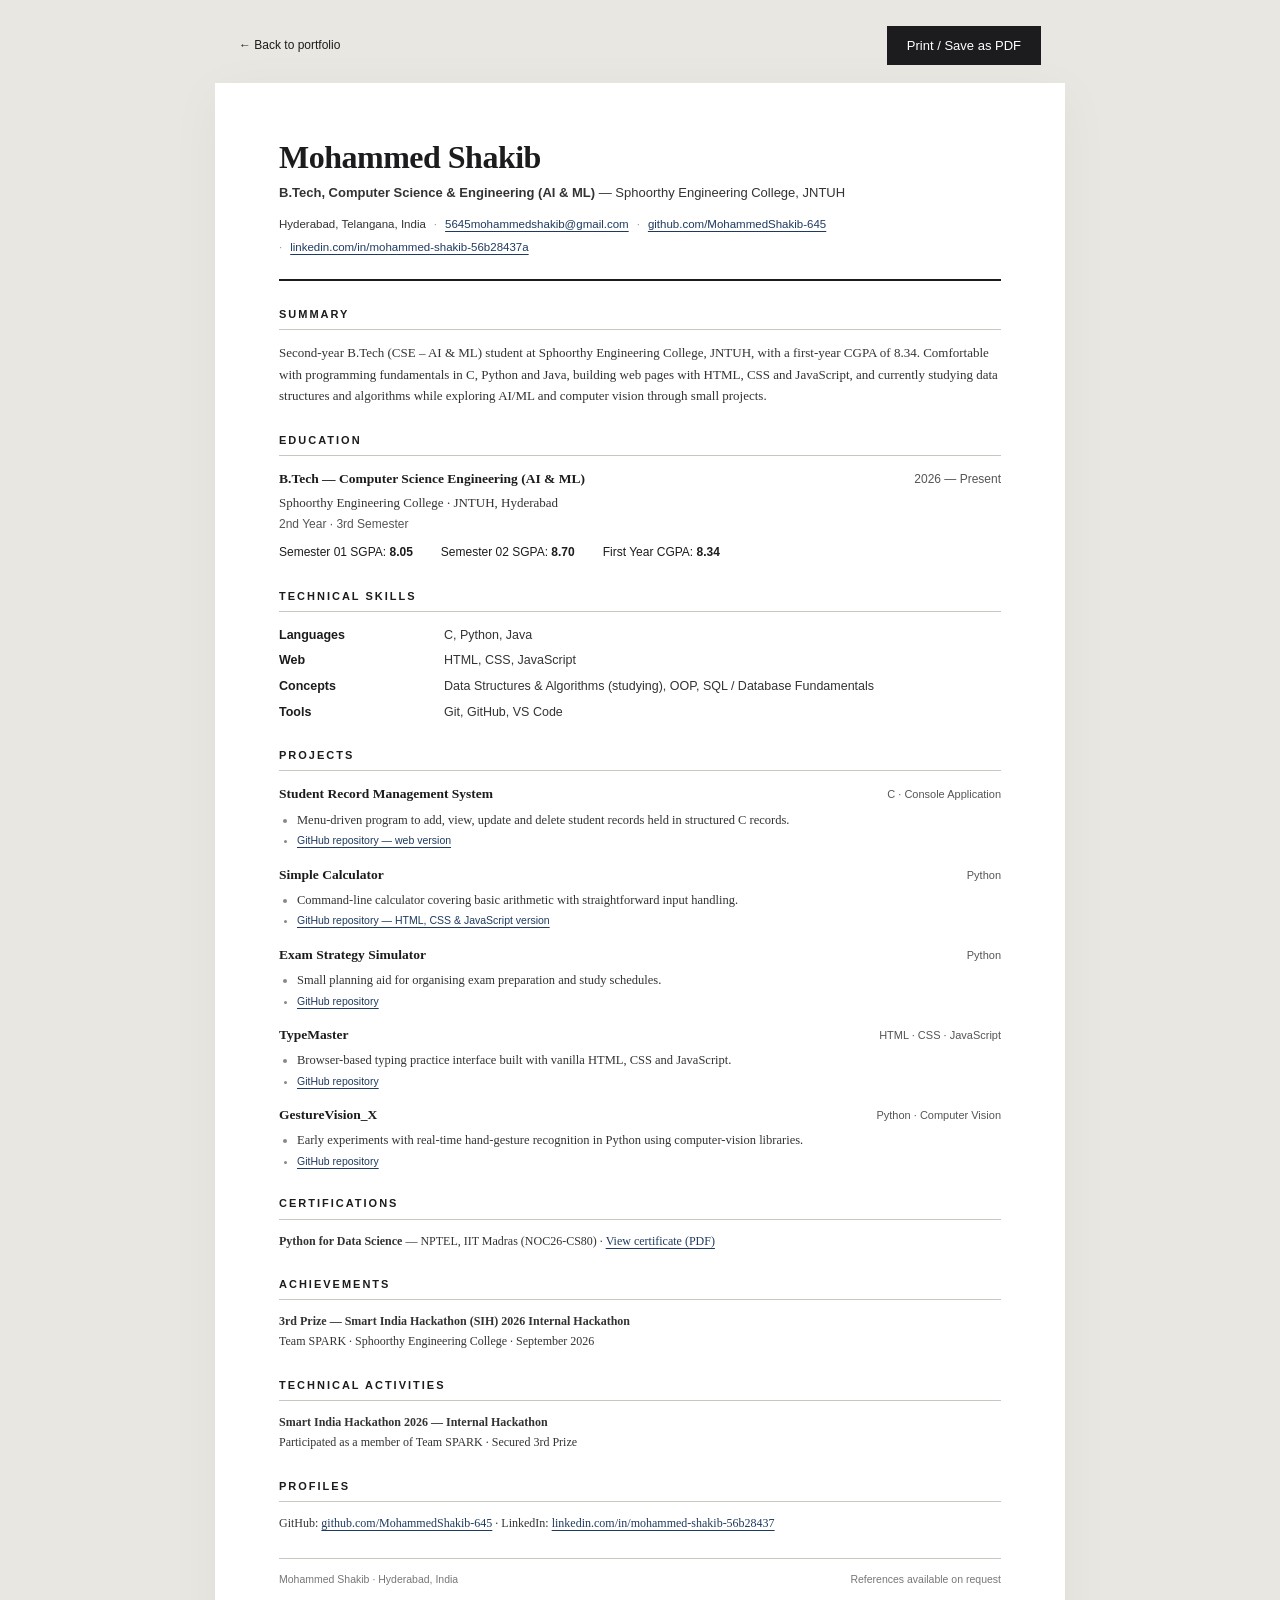
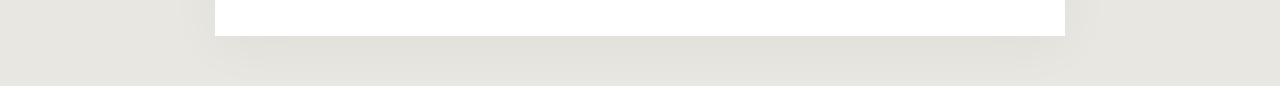
<file: resume.html>
<!doctype html>
<html lang="en">
<head>
  <meta charset="utf-8">
  <meta name="viewport" content="width=device-width, initial-scale=1">
  <meta name="theme-color" content="#f4f3ef">
  <meta name="description" content="Mohammed Shakib — B.Tech CSE (AI & ML) student at Sphoorthy Engineering College, JNTUH. Education, skills, and student projects.">
  <title>Mohammed Shakib — Resume</title>
  <link rel="icon" href="/icon.svg" type="image/svg+xml">
  <style>
    * { box-sizing: border-box; }
    :root { color-scheme: light; }
    body { margin: 0; background: #e9e7e2; font: 13px/1.65 Georgia, 'Times New Roman', serif; color: #1c1c1e; }
    a { color: #1f3a5f; text-underline-offset: 3px; overflow-wrap: anywhere; }
    a:focus-visible, button:focus-visible { outline: 2px solid #1f3a5f; outline-offset: 4px; }
    .toolbar { max-width: 850px; margin: 26px auto 18px; display: flex; align-items: center; justify-content: space-between; gap: 20px; padding-inline: 24px; font-family: Arial, Helvetica, sans-serif; }
    .toolbar a { font-size: 12px; text-decoration: none; color: #1c1c1e; }
    button { border: 0; background: #1c1c1e; color: #fff; font: 13px Arial, Helvetica, sans-serif; padding: 12px 20px; cursor: pointer; }
    main { max-width: 850px; margin: 0 auto 50px; background: #fff; padding: 56px 64px 48px; box-shadow: 0 10px 50px #0000000b; }
    h1, h2, h3, p, ul { margin: 0; }
    h1 { font-size: 32px; letter-spacing: -0.5px; line-height: 1.15; font-weight: 700; }
    .role { font-family: Arial, Helvetica, sans-serif; font-size: 13px; margin-top: 6px; color: #333; }
    .role strong { font-weight: 700; }
    .contact { display: flex; flex-wrap: wrap; gap: 4px 8px; margin-top: 12px; font-family: Arial, Helvetica, sans-serif; font-size: 11.5px; color: #333; }
    .contact span + span::before { content: '·'; margin-right: 8px; color: #999; }
    header { border-bottom: 2px solid #1c1c1e; padding-bottom: 22px; }
    section { margin-top: 24px; break-inside: avoid; }
    h2 { font-family: Arial, Helvetica, sans-serif; font-size: 11px; letter-spacing: 2px; text-transform: uppercase; color: #1c1c1e; border-bottom: 1px solid #c9c6bf; padding-bottom: 6px; margin-bottom: 12px; }
    .summary { font-size: 13px; color: #333; }
    .education-top { display: flex; justify-content: space-between; gap: 15px; align-items: baseline; }
    h3 { font-size: 13.5px; font-weight: 700; }
    .date { font-family: Arial, Helvetica, sans-serif; font-size: 12px; color: #555; white-space: nowrap; }
    .college { color: #333; margin-top: 2px; }
    .standing { font-family: Arial, Helvetica, sans-serif; font-size: 12px; color: #555; margin-top: 2px; }
    .results { display: flex; flex-wrap: wrap; gap: 8px 28px; margin-top: 8px; font-family: Arial, Helvetica, sans-serif; font-size: 12px; }
    .results strong { color: #1c1c1e; }
    .skills { display: grid; grid-template-columns: 150px 1fr; gap: 5px 15px; font-family: Arial, Helvetica, sans-serif; font-size: 12.5px; }
    .skills dt { font-weight: 700; }
    .skills dd { margin: 0; color: #333; }
    .project { margin-bottom: 14px; break-inside: avoid; }
    .project-head { display: flex; justify-content: space-between; align-items: baseline; gap: 15px; }
    .project-head .tech { font-family: Arial, Helvetica, sans-serif; font-size: 11px; color: #555; white-space: nowrap; }
    .project ul { margin: 4px 0 0; padding-left: 18px; font-size: 12.5px; color: #333; }
    .project li { margin-top: 2px; }
    .project li::marker { color: #888; }
    .project .repo { font-family: Arial, Helvetica, sans-serif; font-size: 10.5px; }
    .ticks { list-style: none; padding: 0; margin: 0; font-size: 12px; color: #333; }
    .ticks li { margin-top: 3px; }
    .inline-list { font-size: 12px; color: #333; }
    footer { border-top: 1px solid #c9c6bf; padding-top: 12px; margin-top: 24px; color: #777; font-family: Arial, Helvetica, sans-serif; font-size: 10.5px; display: flex; justify-content: space-between; gap: 20px; }
    @media (max-width: 600px) { body { font-size: 12.5px; } main { padding: 32px 24px; margin: 0 12px 25px; } .toolbar { margin-top: 16px; padding-inline: 16px; } h1 { font-size: 27px; } .skills { grid-template-columns: 1fr; gap: 2px; } .skills dd { margin-bottom: 7px; } .education-top, .project-head { flex-direction: column; gap: 3px; } footer { flex-direction: column; gap: 5px; } }
    @media print { @page { size: A4; margin: 13mm 15mm; } body { background: #fff; font-size: 10pt; } .toolbar { display: none; } main { padding: 0; margin: 0; box-shadow: none; max-width: none; } h1 { font-size: 24pt; } section { margin-top: 15px; } h2 { margin-bottom: 8px; } header { padding-bottom: 14px; } .project { margin-bottom: 9px; } .project ul { font-size: 9.5pt; } .ticks, .inline-list { font-size: 9.5pt; } footer { margin-top: 15px; } a { text-decoration: none; color: inherit; } }
  </style>
</head>
<body>
  <div class="toolbar"><a href="/">← Back to portfolio</a><button type="button" onclick="window.print()">Print / Save as PDF</button></div>
  <main>
    <header>
      <h1>Mohammed Shakib</h1>
      <p class="role"><strong>B.Tech, Computer Science &amp; Engineering (AI &amp; ML)</strong> — Sphoorthy Engineering College, JNTUH</p>
      <div class="contact"><span>Hyderabad, Telangana, India</span><span><a href="mailto:5645mohammedshakib@gmail.com">5645mohammedshakib@gmail.com</a></span><span><a href="https://github.com/MohammedShakib-645" target="_blank" rel="noopener noreferrer">github.com/MohammedShakib-645</a></span><span><a href="https://www.linkedin.com/in/mohammed-shakib-56b28437a/" target="_blank" rel="noopener noreferrer">linkedin.com/in/mohammed-shakib-56b28437a</a></span></div>
    </header>
    <section><h2>Summary</h2><p class="summary">Second-year B.Tech (CSE – AI &amp; ML) student at Sphoorthy Engineering College, JNTUH, with a first-year CGPA of 8.34. Comfortable with programming fundamentals in C, Python and Java, building web pages with HTML, CSS and JavaScript, and currently studying data structures and algorithms while exploring AI/ML and computer vision through small projects.</p></section>
    <section><h2>Education</h2><div class="education-top"><h3>B.Tech — Computer Science Engineering (AI &amp; ML)</h3><span class="date">2026 — Present</span></div><p class="college">Sphoorthy Engineering College · JNTUH, Hyderabad</p><p class="standing">2nd Year · 3rd Semester</p><div class="results"><span>Semester 01 SGPA: <strong>8.05</strong></span><span>Semester 02 SGPA: <strong>8.70</strong></span><span>First Year CGPA: <strong>8.34</strong></span></div></section>
    <section><h2>Technical Skills</h2><dl class="skills"><dt>Languages</dt><dd>C, Python, Java</dd><dt>Web</dt><dd>HTML, CSS, JavaScript</dd><dt>Concepts</dt><dd>Data Structures &amp; Algorithms (studying), OOP, SQL / Database Fundamentals</dd><dt>Tools</dt><dd>Git, GitHub, VS Code</dd></dl></section>
    <section><h2>Projects</h2>
      <article class="project"><div class="project-head"><h3>Student Record Management System</h3><span class="tech">C · Console Application</span></div><ul><li>Menu-driven program to add, view, update and delete student records held in structured C records.</li><li class="repo"><a href="https://github.com/MohammedShakib-645/student-record-system">GitHub repository — web version</a></li></ul></article>
      <article class="project"><div class="project-head"><h3>Simple Calculator</h3><span class="tech">Python</span></div><ul><li>Command-line calculator covering basic arithmetic with straightforward input handling.</li><li class="repo"><a href="https://github.com/MohammedShakib-645/calculator">GitHub repository — HTML, CSS &amp; JavaScript version</a></li></ul></article>
      <article class="project"><div class="project-head"><h3>Exam Strategy Simulator</h3><span class="tech">Python</span></div><ul><li>Small planning aid for organising exam preparation and study schedules.</li><li class="repo"><a href="https://github.com/MohammedShakib-645/exam-strategy-simulator">GitHub repository</a></li></ul></article>
      <article class="project"><div class="project-head"><h3>TypeMaster</h3><span class="tech">HTML · CSS · JavaScript</span></div><ul><li>Browser-based typing practice interface built with vanilla HTML, CSS and JavaScript.</li><li class="repo"><a href="https://github.com/MohammedShakib-645/TypeMaster">GitHub repository</a></li></ul></article>
      <article class="project"><div class="project-head"><h3>GestureVision_X</h3><span class="tech">Python · Computer Vision</span></div><ul><li>Early experiments with real-time hand-gesture recognition in Python using computer-vision libraries.</li><li class="repo"><a href="https://github.com/MohammedShakib-645/GestureVision_X">GitHub repository</a></li></ul></article>
    </section>
    <section><h2>Certifications</h2><ul class="ticks"><li><strong>Python for Data Science</strong> — NPTEL, IIT Madras (NOC26-CS80) · <a href="/assets/nptel-python-data-science.pdf">View certificate (PDF)</a></li></ul></section>
    <section><h2>Achievements</h2><ul class="ticks"><li><strong>3rd Prize — Smart India Hackathon (SIH) 2026 Internal Hackathon</strong><br>Team SPARK · Sphoorthy Engineering College · September 2026</li></ul></section>
    <section><h2>Technical Activities</h2><ul class="ticks"><li><strong>Smart India Hackathon 2026 — Internal Hackathon</strong><br>Participated as a member of Team SPARK · Secured 3rd Prize</li></ul></section>
    <section><h2>Profiles</h2><p class="inline-list">GitHub: <a href="https://github.com/MohammedShakib-645">github.com/MohammedShakib-645</a> · LinkedIn: <a href="https://www.linkedin.com/in/mohammed-shakib-56b28437/">linkedin.com/in/mohammed-shakib-56b28437</a></p></section>
    <footer><span>Mohammed Shakib · Hyderabad, India</span><span>References available on request</span></footer>
  </main>
</body>
</html>
</file>
<file: _next/static/chunks/29svhw6syn2wq.css>
@font-face{font-family:Space Grotesk;font-style:normal;font-weight:300 700;font-display:swap;src:url(../media/32687112bd2dd8db-s.1gepa_7fcx9fm.woff2)format("woff2");unicode-range:U+102-103,U+110-111,U+128-129,U+168-169,U+1A0-1A1,U+1AF-1B0,U+300-301,U+303-304,U+308-309,U+323,U+329,U+1EA0-1EF9,U+20AB}@font-face{font-family:Space Grotesk;font-style:normal;font-weight:300 700;font-display:swap;src:url(../media/28868e710e86be81-s.2eksvhm1z0jwa.woff2)format("woff2");unicode-range:U+100-2BA,U+2BD-2C5,U+2C7-2CC,U+2CE-2D7,U+2DD-2FF,U+304,U+308,U+329,U+1D00-1DBF,U+1E00-1E9F,U+1EF2-1EFF,U+2020,U+20A0-20AB,U+20AD-20C0,U+2113,U+2C60-2C7F,U+A720-A7FF}@font-face{font-family:Space Grotesk;font-style:normal;font-weight:300 700;font-display:swap;src:url(../media/0c89a48fa5027cee-s.p.2cyn07wtgehh0.woff2)format("woff2");unicode-range:U+??,U+131,U+152-153,U+2BB-2BC,U+2C6,U+2DA,U+2DC,U+304,U+308,U+329,U+2000-206F,U+20AC,U+2122,U+2191,U+2193,U+2212,U+2215,U+FEFF,U+FFFD}@font-face{font-family:Space Grotesk Fallback;src:local(Arial);ascent-override:89.71%;descent-override:26.62%;line-gap-override:0.0%;size-adjust:109.69%}.space_grotesk_b092d5fd-module__JDLIAq__className{font-family:Space Grotesk,Space Grotesk Fallback;font-style:normal}.space_grotesk_b092d5fd-module__JDLIAq__variable{--font-display:"Space Grotesk", "Space Grotesk Fallback"}
@font-face{font-family:Inter;font-style:normal;font-weight:100 900;font-display:swap;src:url(../media/2c55a0e60120577a-s.0-dom-5bn10r2.woff2)format("woff2");unicode-range:U+460-52F,U+1C80-1C8A,U+20B4,U+2DE0-2DFF,U+A640-A69F,U+FE2E-FE2F}@font-face{font-family:Inter;font-style:normal;font-weight:100 900;font-display:swap;src:url(../media/9c72aa0f40e4eef8-s.1y4-pdgsjb-pw.woff2)format("woff2");unicode-range:U+301,U+400-45F,U+490-491,U+4B0-4B1,U+2116}@font-face{font-family:Inter;font-style:normal;font-weight:100 900;font-display:swap;src:url(../media/ad66f9afd8947f86-s.3lvt2whj97whp.woff2)format("woff2");unicode-range:U+1F??}@font-face{font-family:Inter;font-style:normal;font-weight:100 900;font-display:swap;src:url(../media/5476f68d60460930-s.2uwcyprjm3xu3.woff2)format("woff2");unicode-range:U+370-377,U+37A-37F,U+384-38A,U+38C,U+38E-3A1,U+3A3-3FF}@font-face{font-family:Inter;font-style:normal;font-weight:100 900;font-display:swap;src:url(../media/2bbe8d2671613f1f-s.0k62hbripvv8p.woff2)format("woff2");unicode-range:U+102-103,U+110-111,U+128-129,U+168-169,U+1A0-1A1,U+1AF-1B0,U+300-301,U+303-304,U+308-309,U+323,U+329,U+1EA0-1EF9,U+20AB}@font-face{font-family:Inter;font-style:normal;font-weight:100 900;font-display:swap;src:url(../media/1bffadaabf893a1e-s.3-6t-g6q0vh0a.woff2)format("woff2");unicode-range:U+100-2BA,U+2BD-2C5,U+2C7-2CC,U+2CE-2D7,U+2DD-2FF,U+304,U+308,U+329,U+1D00-1DBF,U+1E00-1E9F,U+1EF2-1EFF,U+2020,U+20A0-20AB,U+20AD-20C0,U+2113,U+2C60-2C7F,U+A720-A7FF}@font-face{font-family:Inter;font-style:normal;font-weight:100 900;font-display:swap;src:url(../media/83afe278b6a6bb3c-s.p.2bn3s6zvc0dyp.woff2)format("woff2");unicode-range:U+??,U+131,U+152-153,U+2BB-2BC,U+2C6,U+2DA,U+2DC,U+304,U+308,U+329,U+2000-206F,U+20AC,U+2122,U+2191,U+2193,U+2212,U+2215,U+FEFF,U+FFFD}@font-face{font-family:Inter Fallback;src:local(Arial);ascent-override:90.44%;descent-override:22.52%;line-gap-override:0.0%;size-adjust:107.12%}.inter_7d4ee6a1-module__w8E6FG__className{font-family:Inter,Inter Fallback;font-style:normal}.inter_7d4ee6a1-module__w8E6FG__variable{--font-body:"Inter", "Inter Fallback"}
@layer properties{@supports (((-webkit-hyphens:none)) and (not (margin-trim:inline))) or ((-moz-orient:inline) and (not (color:rgb(from red r g b)))){:root,:host{--shimmer-angle:20deg}*,:before,:after,::backdrop{--tw-rotate-x:initial;--tw-rotate-y:initial;--tw-rotate-z:initial;--tw-skew-x:initial;--tw-skew-y:initial;--tw-border-style:solid;--tw-font-weight:initial;--tw-shadow:0 0 #0000;--tw-shadow-color:initial;--tw-shadow-alpha:100%;--tw-inset-shadow:0 0 #0000;--tw-inset-shadow-color:initial;--tw-inset-shadow-alpha:100%;--tw-ring-color:initial;--tw-ring-shadow:0 0 #0000;--tw-inset-ring-color:initial;--tw-inset-ring-shadow:0 0 #0000;--tw-ring-inset:initial;--tw-ring-offset-width:0px;--tw-ring-offset-color:#fff;--tw-ring-offset-shadow:0 0 #0000;--tw-outline-style:solid;--tw-blur:initial;--tw-brightness:initial;--tw-contrast:initial;--tw-grayscale:initial;--tw-hue-rotate:initial;--tw-invert:initial;--tw-opacity:initial;--tw-saturate:initial;--tw-sepia:initial;--tw-drop-shadow:initial;--tw-drop-shadow-color:initial;--tw-drop-shadow-alpha:100%;--tw-drop-shadow-size:initial;--tw-translate-x:0;--tw-translate-y:0;--tw-translate-z:0;--tw-animation-delay:0s;--tw-animation-direction:normal;--tw-animation-duration:initial;--tw-animation-fill-mode:none;--tw-animation-iteration-count:1;--tw-enter-blur:0;--tw-enter-opacity:1;--tw-enter-rotate:0;--tw-enter-scale:1;--tw-enter-translate-x:0;--tw-enter-translate-y:0;--tw-exit-blur:0;--tw-exit-opacity:1;--tw-exit-rotate:0;--tw-exit-scale:1;--tw-exit-translate-x:0;--tw-exit-translate-y:0;--scroll-fade-t:0px;--scroll-fade-b:0px;--scroll-fade-s:0px;--scroll-fade-e:0px;--scroll-fade-mask:initial;--shimmer-image:initial;--shimmer-text-fill:initial}}}@layer theme{:root,:host{--font-mono:ui-monospace, SFMono-Regular, Menlo, Monaco, Consolas, "Liberation Mono", "Courier New", monospace;--spacing:.25rem;--text-xs:.75rem;--text-xs--line-height:calc(1 / .75);--text-sm:.875rem;--text-sm--line-height:calc(1.25 / .875);--font-weight-medium:500;--radius-md:4px;--default-transition-duration:.15s;--default-transition-timing-function:cubic-bezier(.4, 0, .2, 1);--default-font-family:var(--font-body);--default-mono-font-family:var(--font-mono)}}@layer base{*,:after,:before,::backdrop{box-sizing:border-box;border:0 solid;margin:0;padding:0}::file-selector-button{box-sizing:border-box;border:0 solid;margin:0;padding:0}html,:host{-webkit-text-size-adjust:100%;tab-size:4;line-height:1.5;font-family:var(--default-font-family,-apple-system, BlinkMacSystemFont, "Segoe UI", Roboto, "Helvetica Neue", "Noto Sans", Arial, sans-serif, "Apple Color Emoji", "Segoe UI Emoji", "Segoe UI Symbol", "Noto Color Emoji");font-feature-settings:var(--default-font-feature-settings,normal);font-variation-settings:var(--default-font-variation-settings,normal);-webkit-tap-highlight-color:transparent}hr{height:0;color:inherit;border-top-width:1px}abbr:where([title]){-webkit-text-decoration:underline dotted;text-decoration:underline dotted}h1,h2,h3,h4,h5,h6{font-size:inherit;font-weight:inherit}a{color:inherit;-webkit-text-decoration:inherit;-webkit-text-decoration:inherit;-webkit-text-decoration:inherit;-webkit-text-decoration:inherit;text-decoration:inherit}b,strong{font-weight:bolder}code,kbd,samp,pre{font-family:var(--default-mono-font-family,ui-monospace, SFMono-Regular, Menlo, Monaco, Consolas, "Liberation Mono", "Courier New", monospace);font-feature-settings:var(--default-mono-font-feature-settings,normal);font-variation-settings:var(--default-mono-font-variation-settings,normal);font-size:1em}small{font-size:80%}sub,sup{vertical-align:baseline;font-size:75%;line-height:0;position:relative}sub{bottom:-.25em}sup{top:-.5em}table{text-indent:0;border-color:inherit;border-collapse:collapse}:-moz-focusring:where(:not(iframe)){outline:auto}progress{vertical-align:baseline}summary{display:list-item}ol,ul,menu{list-style:none}img,svg,video,canvas,audio,iframe,embed,object{vertical-align:middle;display:block}img,video{max-width:100%;height:auto}button,input,select,optgroup,textarea{font:inherit;font-feature-settings:inherit;font-variation-settings:inherit;letter-spacing:inherit;color:inherit;opacity:1;background-color:#0000;border-radius:0}::file-selector-button{font:inherit;font-feature-settings:inherit;font-variation-settings:inherit;letter-spacing:inherit;color:inherit;opacity:1;background-color:#0000;border-radius:0}:where(select:is([multiple],[size])) optgroup{font-weight:bolder}:where(select:is([multiple],[size])) optgroup option{padding-inline-start:20px}::file-selector-button{margin-inline-end:4px}::placeholder{opacity:1}@supports (not ((-webkit-appearance:-apple-pay-button))) or (contain-intrinsic-size:1px){::placeholder{color:currentColor}@supports (color:color-mix(in lab, red, red)){::placeholder{color:color-mix(in oklab, currentcolor 50%, transparent)}}}textarea{resize:vertical}::-webkit-search-decoration{-webkit-appearance:none}::-webkit-date-and-time-value{min-height:1lh;text-align:inherit}::-webkit-datetime-edit{display:inline-flex}::-webkit-datetime-edit-fields-wrapper{padding:0}::-webkit-datetime-edit{padding-block:0}::-webkit-datetime-edit-year-field{padding-block:0}::-webkit-datetime-edit-month-field{padding-block:0}::-webkit-datetime-edit-day-field{padding-block:0}::-webkit-datetime-edit-hour-field{padding-block:0}::-webkit-datetime-edit-minute-field{padding-block:0}::-webkit-datetime-edit-second-field{padding-block:0}::-webkit-datetime-edit-millisecond-field{padding-block:0}::-webkit-datetime-edit-meridiem-field{padding-block:0}::-webkit-calendar-picker-indicator{line-height:1}:-moz-ui-invalid{box-shadow:none}button,input:where([type=button],[type=reset],[type=submit]){appearance:button}::file-selector-button{appearance:button}::-webkit-inner-spin-button{height:auto}::-webkit-outer-spin-button{height:auto}[hidden]:where(:not([hidden=until-found])){display:none!important}*{border-color:var(--border);box-sizing:border-box}html{scroll-behavior:smooth;scroll-padding-top:100px}body{background:var(--background);color:var(--foreground);font-family:var(--body);-webkit-font-smoothing:antialiased;margin:0;overflow-x:clip}button,a,summary{-webkit-tap-highlight-color:transparent}a{color:inherit;text-decoration:none}button{color:inherit;font:inherit;cursor:pointer}button:disabled{cursor:default}a,button{touch-action:manipulation}button,h1,h2,h3,p,figure{margin:0}button{background:0 0;border:0}::selection{background:var(--accent);color:var(--background)}:focus-visible{outline:2px solid var(--accent);outline-offset:6px}section[id]{scroll-margin-top:35px}}@layer components;@layer utilities{.visible{visibility:visible}.absolute{position:absolute}.fixed{position:fixed}.static{position:static}.sticky{position:sticky}.block{display:block}.flex{display:flex}.hidden{display:none}.inline{display:inline}.inline-block{display:inline-block}.inline-flex{display:inline-flex}.table{display:table}.size-6{width:calc(var(--spacing) * 6);height:calc(var(--spacing) * 6)}.size-7{width:calc(var(--spacing) * 7);height:calc(var(--spacing) * 7)}.size-8{width:calc(var(--spacing) * 8);height:calc(var(--spacing) * 8)}.size-9{width:calc(var(--spacing) * 9);height:calc(var(--spacing) * 9)}.h-6{height:calc(var(--spacing) * 6)}.h-7{height:calc(var(--spacing) * 7)}.h-8{height:calc(var(--spacing) * 8)}.h-9{height:calc(var(--spacing) * 9)}.shrink-0{flex-shrink:0}.transform{transform:var(--tw-rotate-x,) var(--tw-rotate-y,) var(--tw-rotate-z,) var(--tw-skew-x,) var(--tw-skew-y,)}.resize{resize:both}.flex-wrap{flex-wrap:wrap}.items-center{align-items:center}.justify-center{justify-content:center}.gap-1{gap:var(--spacing)}.gap-1\.5{gap:calc(var(--spacing) * 1.5)}.rounded-\[min\(var\(--radius-md\)\,10px\)\]{border-radius:min(var(--radius-md), 10px)}.rounded-\[min\(var\(--radius-md\)\,12px\)\]{border-radius:min(var(--radius-md), 12px)}.rounded-lg{border-radius:6px}.border{border-style:var(--tw-border-style);border-width:1px}.border-border{border-color:var(--border)}.border-transparent{border-color:#0000}.bg-background{background-color:var(--background)}.bg-destructive\/10{background-color:#df8b8b1a;background-color:lab(66.8941% 32.8538 14.2514/.1)}.bg-primary{background-color:var(--primary)}.bg-secondary{background-color:var(--secondary)}.bg-clip-padding{background-clip:padding-box}.px-2{padding-inline:calc(var(--spacing) * 2)}.px-2\.5{padding-inline:calc(var(--spacing) * 2.5)}.text-sm{font-size:var(--text-sm);line-height:var(--tw-leading,var(--text-sm--line-height))}.text-xs{font-size:var(--text-xs);line-height:var(--tw-leading,var(--text-xs--line-height))}.text-\[0\.8rem\]{font-size:.8rem}.font-medium{--tw-font-weight:var(--font-weight-medium);font-weight:var(--font-weight-medium)}.whitespace-nowrap{white-space:nowrap}.text-destructive{color:#df8b8b}.text-primary{color:var(--primary)}.text-primary-foreground{color:var(--background)}.text-secondary-foreground{color:var(--foreground)}.underline-offset-4{text-underline-offset:4px}.antialiased{-webkit-font-smoothing:antialiased;-moz-osx-font-smoothing:grayscale}.ring{--tw-ring-shadow:var(--tw-ring-inset,) 0 0 0 calc(1px + var(--tw-ring-offset-width)) var(--tw-ring-color,currentcolor);box-shadow:var(--tw-inset-shadow), var(--tw-inset-ring-shadow), var(--tw-ring-offset-shadow), var(--tw-ring-shadow), var(--tw-shadow)}.outline{outline-style:var(--tw-outline-style);outline-width:1px}.blur{--tw-blur:blur(8px);filter:var(--tw-blur,) var(--tw-brightness,) var(--tw-contrast,) var(--tw-grayscale,) var(--tw-hue-rotate,) var(--tw-invert,) var(--tw-saturate,) var(--tw-sepia,) var(--tw-drop-shadow,)}.filter{filter:var(--tw-blur,) var(--tw-brightness,) var(--tw-contrast,) var(--tw-grayscale,) var(--tw-hue-rotate,) var(--tw-invert,) var(--tw-saturate,) var(--tw-sepia,) var(--tw-drop-shadow,)}.transition{transition-property:color,background-color,border-color,outline-color,text-decoration-color,fill,stroke,--tw-gradient-from,--tw-gradient-via,--tw-gradient-to,opacity,box-shadow,transform,translate,scale,rotate,filter,-webkit-backdrop-filter,backdrop-filter,display,content-visibility,overlay,pointer-events;transition-timing-function:var(--tw-ease,var(--default-transition-timing-function));transition-duration:var(--tw-duration,var(--default-transition-duration))}.transition-all{transition-property:all;transition-timing-function:var(--tw-ease,var(--default-transition-timing-function));transition-duration:var(--tw-duration,var(--default-transition-duration))}.outline-none{--tw-outline-style:none;outline-style:none}.select-none{-webkit-user-select:none;user-select:none}@media (hover:hover){.hover\:bg-destructive\/20:hover{background-color:#df8b8b33;background-color:lab(66.8941% 32.8538 14.2514/.2)}.hover\:bg-muted:hover,.hover\:bg-secondary\/80:hover{background-color:var(--secondary)}@supports (color:color-mix(in lab, red, red)){.hover\:bg-secondary\/80:hover{background-color:color-mix(in oklab, var(--secondary) 80%, transparent)}}.hover\:text-foreground:hover{color:var(--foreground)}.hover\:underline:hover{text-decoration-line:underline}}.focus-visible\:border-destructive\/40:focus-visible{border-color:#df8b8b66;border-color:lab(66.8941% 32.8538 14.2514/.4)}.focus-visible\:border-ring:focus-visible{border-color:var(--accent)}.focus-visible\:ring-3:focus-visible{--tw-ring-shadow:var(--tw-ring-inset,) 0 0 0 calc(3px + var(--tw-ring-offset-width)) var(--tw-ring-color,currentcolor);box-shadow:var(--tw-inset-shadow), var(--tw-inset-ring-shadow), var(--tw-ring-offset-shadow), var(--tw-ring-shadow), var(--tw-shadow)}.focus-visible\:ring-destructive\/20:focus-visible{--tw-ring-color:#df8b8b33}@supports (color:lab(0% 0 0)){.focus-visible\:ring-destructive\/20:focus-visible{--tw-ring-color:lab(66.8941% 32.8538 14.2514/.2)}}.focus-visible\:ring-ring\/50:focus-visible{--tw-ring-color:var(--accent)}@supports (color:color-mix(in lab, red, red)){.focus-visible\:ring-ring\/50:focus-visible{--tw-ring-color:color-mix(in oklab, var(--accent) 50%, transparent)}}.active\:not-aria-\[haspopup\]\:translate-y-px:active:not([aria-haspopup]){--tw-translate-y:1px;translate:var(--tw-translate-x) var(--tw-translate-y)}.disabled\:pointer-events-none:disabled{pointer-events:none}.disabled\:opacity-50:disabled{opacity:.5}:where([data-slot=button-group]) .in-data-\[slot\=button-group\]\:rounded-lg{border-radius:6px}.has-data-\[icon\=inline-end\]\:pr-1\.5:has([data-icon=inline-end]){padding-right:calc(var(--spacing) * 1.5)}.has-data-\[icon\=inline-end\]\:pr-2:has([data-icon=inline-end]){padding-right:calc(var(--spacing) * 2)}.has-data-\[icon\=inline-start\]\:pl-1\.5:has([data-icon=inline-start]){padding-left:calc(var(--spacing) * 1.5)}.has-data-\[icon\=inline-start\]\:pl-2:has([data-icon=inline-start]){padding-left:calc(var(--spacing) * 2)}.aria-expanded\:bg-muted[aria-expanded=true],.aria-expanded\:bg-secondary[aria-expanded=true]{background-color:var(--secondary)}.aria-expanded\:text-foreground[aria-expanded=true],.aria-expanded\:text-secondary-foreground[aria-expanded=true]{color:var(--foreground)}.aria-invalid\:border-destructive[aria-invalid=true]{border-color:#df8b8b}.aria-invalid\:ring-3[aria-invalid=true]{--tw-ring-shadow:var(--tw-ring-inset,) 0 0 0 calc(3px + var(--tw-ring-offset-width)) var(--tw-ring-color,currentcolor);box-shadow:var(--tw-inset-shadow), var(--tw-inset-ring-shadow), var(--tw-ring-offset-shadow), var(--tw-ring-shadow), var(--tw-shadow)}.aria-invalid\:ring-destructive\/20[aria-invalid=true]{--tw-ring-color:#df8b8b33}@supports (color:lab(0% 0 0)){.aria-invalid\:ring-destructive\/20[aria-invalid=true]{--tw-ring-color:lab(66.8941% 32.8538 14.2514/.2)}}.dark\:border-input:is(.dark *){border-color:var(--border)}.dark\:bg-destructive\/20:is(.dark *){background-color:#df8b8b33;background-color:lab(66.8941% 32.8538 14.2514/.2)}.dark\:bg-input\/30:is(.dark *){background-color:var(--border)}@supports (color:color-mix(in lab, red, red)){.dark\:bg-input\/30:is(.dark *){background-color:color-mix(in oklab, var(--border) 30%, transparent)}}@media (hover:hover){.dark\:hover\:bg-destructive\/30:is(.dark *):hover{background-color:#df8b8b4d;background-color:lab(66.8941% 32.8538 14.2514/.3)}.dark\:hover\:bg-input\/50:is(.dark *):hover{background-color:var(--border)}@supports (color:color-mix(in lab, red, red)){.dark\:hover\:bg-input\/50:is(.dark *):hover{background-color:color-mix(in oklab, var(--border) 50%, transparent)}}.dark\:hover\:bg-muted\/50:is(.dark *):hover{background-color:var(--secondary)}@supports (color:color-mix(in lab, red, red)){.dark\:hover\:bg-muted\/50:is(.dark *):hover{background-color:color-mix(in oklab, var(--secondary) 50%, transparent)}}}.dark\:focus-visible\:ring-destructive\/40:is(.dark *):focus-visible{--tw-ring-color:#df8b8b66}@supports (color:lab(0% 0 0)){.dark\:focus-visible\:ring-destructive\/40:is(.dark *):focus-visible{--tw-ring-color:lab(66.8941% 32.8538 14.2514/.4)}}.dark\:aria-invalid\:border-destructive\/50:is(.dark *)[aria-invalid=true]{border-color:#df8b8b80;border-color:lab(66.8941% 32.8538 14.2514/.5)}.dark\:aria-invalid\:ring-destructive\/40:is(.dark *)[aria-invalid=true]{--tw-ring-color:#df8b8b66}@supports (color:lab(0% 0 0)){.dark\:aria-invalid\:ring-destructive\/40:is(.dark *)[aria-invalid=true]{--tw-ring-color:lab(66.8941% 32.8538 14.2514/.4)}}.\[\&_svg\]\:pointer-events-none svg{pointer-events:none}.\[\&_svg\]\:shrink-0 svg{flex-shrink:0}.\[\&_svg\:not\(\[class\*\=\'size-\'\]\)\]\:size-3 svg:not([class*=size-]){width:calc(var(--spacing) * 3);height:calc(var(--spacing) * 3)}.\[\&_svg\:not\(\[class\*\=\'size-\'\]\)\]\:size-3\.5 svg:not([class*=size-]){width:calc(var(--spacing) * 3.5);height:calc(var(--spacing) * 3.5)}.\[\&_svg\:not\(\[class\*\=\'size-\'\]\)\]\:size-4 svg:not([class*=size-]){width:calc(var(--spacing) * 4);height:calc(var(--spacing) * 4)}@media (hover:hover){.\[a\]\:hover\:bg-primary\/80:is(a):hover{background-color:var(--primary)}@supports (color:color-mix(in lab, red, red)){.\[a\]\:hover\:bg-primary\/80:is(a):hover{background-color:color-mix(in oklab, var(--primary) 80%, transparent)}}}}@property --tw-animation-delay{syntax:"*";inherits:false;initial-value:0s}@property --tw-animation-direction{syntax:"*";inherits:false;initial-value:normal}@property --tw-animation-duration{syntax:"*";inherits:false}@property --tw-animation-fill-mode{syntax:"*";inherits:false;initial-value:none}@property --tw-animation-iteration-count{syntax:"*";inherits:false;initial-value:1}@property --tw-enter-blur{syntax:"*";inherits:false;initial-value:0}@property --tw-enter-opacity{syntax:"*";inherits:false;initial-value:1}@property --tw-enter-rotate{syntax:"*";inherits:false;initial-value:0}@property --tw-enter-scale{syntax:"*";inherits:false;initial-value:1}@property --tw-enter-translate-x{syntax:"*";inherits:false;initial-value:0}@property --tw-enter-translate-y{syntax:"*";inherits:false;initial-value:0}@property --tw-exit-blur{syntax:"*";inherits:false;initial-value:0}@property --tw-exit-opacity{syntax:"*";inherits:false;initial-value:1}@property --tw-exit-rotate{syntax:"*";inherits:false;initial-value:0}@property --tw-exit-scale{syntax:"*";inherits:false;initial-value:1}@property --tw-exit-translate-x{syntax:"*";inherits:false;initial-value:0}@property --tw-exit-translate-y{syntax:"*";inherits:false;initial-value:0}@property --scroll-fade-t{syntax:"<length-percentage>";inherits:false;initial-value:0}@property --scroll-fade-b{syntax:"<length-percentage>";inherits:false;initial-value:0}@property --scroll-fade-s{syntax:"<length-percentage>";inherits:false;initial-value:0}@property --scroll-fade-e{syntax:"<length-percentage>";inherits:false;initial-value:0}@property --scroll-fade-mask{syntax:"*";inherits:false}@property --shimmer-angle{syntax:"<angle>";inherits:true;initial-value:20deg}@property --shimmer-image{syntax:"*";inherits:false}@property --shimmer-text-fill{syntax:"*";inherits:false}@media (prefers-reduced-motion:reduce){.shimmer{-webkit-text-fill-color:currentColor;background-image:none;animation:none}}:root,.dark{--lightningcss-light:initial;--lightningcss-dark: ;color-scheme:light;--background:#fff;--foreground:#131316;--card:#f4f4f5;--primary:#131316;--secondary:#f1f1f4;--muted-foreground:#5e5e66;--accent:#6d4fc2;--border:#e5e5ea;--subtle:#8b8b94;--display:var(--font-display), Arial, sans-serif;--body:var(--font-body), Arial, sans-serif;--ease:cubic-bezier(.22, 1, .36, 1)}.page-width{width:91%;max-width:1680px;margin-inline:auto}.section-pad{padding-block:112px}.eyebrow,.section-label,.text-link,.action-button,.menu-trigger{letter-spacing:.12em;font-size:10px;font-weight:500;line-height:1.6}.eyebrow{text-transform:uppercase}.secondary-text{color:var(--muted-foreground)}.soft-text{color:var(--subtle)}.tiny-square{background:var(--accent);flex-shrink:0;width:5px;height:5px;display:inline-block}.status-dot{background:var(--accent);border-radius:50%;flex-shrink:0;width:5px;height:5px;display:inline-block}.section-label{text-transform:uppercase;align-items:center;gap:17px;display:flex}.section-label>span:first-child{color:var(--subtle)}.section-top{justify-content:space-between;align-items:center;gap:24px;margin-bottom:64px;display:flex}.section-heading{font-family:var(--display);letter-spacing:-.055em;font-size:clamp(34px,4vw,62px);font-weight:500;line-height:1.08}.body-copy{color:var(--muted-foreground);font-size:13px;line-height:1.9}.text-link{white-space:nowrap;align-items:center;gap:20px;width:fit-content;min-height:44px;display:inline-flex;position:relative}.text-link:after{content:"";transform-origin:0;height:1px;transition:transform .35s var(--ease);background:currentColor;position:absolute;bottom:8px;left:0;right:0;transform:scaleX(0)}.text-link:hover:after{transform:scaleX(1)}.text-link svg,.action-button svg{transition:transform .3s var(--ease)}.text-link:hover svg,.action-button:hover svg{transform:translate(3px,-3px)}.action-button{background:var(--foreground);min-height:50px;color:var(--background);border:1px solid var(--foreground);transition:background .25s, translate .25s var(--ease);justify-content:space-between;align-items:center;gap:46px;padding:0 24px;display:inline-flex}.action-button:hover{background:var(--accent);border-color:var(--accent)}.skip-link{background:var(--foreground);color:var(--background);z-index:200;padding:14px 20px;position:fixed;top:12px;left:12px;transform:translateY(-160%)}.skip-link:focus{transform:translateY(0)}[data-reveal].reveal-pending{opacity:0;transition:opacity .85s var(--ease), transform .85s var(--ease);transform:translateY(30px)}[data-reveal].is-revealed{opacity:1;transform:translateY(0)}.intro-loader{z-index:150;background:var(--background);pointer-events:none;animation:loader-exit .45s var(--ease) .5s forwards;flex-direction:column;justify-content:center;align-items:center;gap:22px;display:flex;position:fixed;inset:0}.loader-monogram{font-family:var(--display);letter-spacing:-.08em;font-size:52px;font-weight:700}.loader-monogram>span{color:var(--accent)}.loader-name{letter-spacing:.3em;font-size:10px;animation:.3s .1s both content-in}.loader-line{background:var(--accent);transform-origin:0;width:160px;height:1px;animation:line-in .6s var(--ease) both}@keyframes loader-exit{to{opacity:0;visibility:hidden}}@keyframes line-in{0%{transform:scaleX(0)}to{transform:scaleX(1)}}@keyframes content-in{0%{opacity:0;transform:translateY(12px)}to{opacity:1;transform:translateY(0)}}.cursor-dot,.cursor-ring{pointer-events:none;z-index:140;opacity:0;border-radius:50%;display:none;position:fixed;top:0;left:0}@media (pointer:fine) and (prefers-reduced-motion:no-preference){.custom-cursor-active body:not(.menu-open),.custom-cursor-active body:not(.menu-open) a,.custom-cursor-active body:not(.menu-open) button{cursor:none}.cursor-dot{background:var(--foreground);width:4px;height:4px;display:block}.cursor-ring{letter-spacing:.06em;text-align:center;width:30px;height:30px;transition:width .25s var(--ease), height .25s var(--ease), background .25s, opacity .2s;border:1px solid #00000030;justify-content:center;align-items:center;font-size:8px;font-weight:500;display:flex}.custom-cursor-active .cursor-dot,.custom-cursor-active .cursor-ring{opacity:1}.cursor-ring[data-active=true]{border-color:var(--accent);width:48px;height:48px}.cursor-ring[data-labeled=true]{background:var(--foreground);width:88px;height:88px;color:var(--background);border-color:var(--foreground)}.menu-open .cursor-dot,.menu-open .cursor-ring{display:none}}.site-header{z-index:90;-webkit-backdrop-filter:blur(18px);backdrop-filter:blur(18px);height:66px;transition:transform .45s var(--ease), height .3s, background .3s;background:#ffffffb3;border:1px solid #00000014;justify-content:space-between;align-items:center;gap:30px;padding:0 25px;display:flex;position:fixed;top:22px;left:4.5%;right:4.5%}.site-header[data-compact=true]{background:#fffffff2;height:57px}.site-header[data-hidden=true]:not(:focus-within){transform:translateY(-150%)}.wordmark{font-family:var(--display);letter-spacing:-.08em;font-size:27px;font-weight:700;line-height:1}.wordmark>span{color:var(--accent)}.desktop-nav{align-items:center;gap:clamp(17px,2.3vw,38px);display:flex}.desktop-nav a{letter-spacing:.1em;text-transform:uppercase;color:#4e4e56;padding-block:18px;font-size:9px;transition:color .2s;position:relative}.desktop-nav a:after{content:"";background:var(--accent);transform-origin:0;width:100%;height:1px;transition:transform .3s var(--ease);position:absolute;bottom:12px;left:0;transform:scaleX(0)}.desktop-nav a:hover{color:var(--foreground)}.desktop-nav a:hover:after{transform:scaleX(1)}.menu-trigger{align-items:center;gap:15px;min-height:44px;display:flex}.menu-trigger svg{color:var(--accent);transition:transform .3s}.menu-trigger:hover svg{transform:rotate(90deg)}.fullscreen-menu{width:100%;max-width:none;height:100dvh;max-height:none;color:var(--foreground);background:var(--background);border:0;margin:0;padding:35px 5%;position:fixed;inset:0;overflow-y:auto}.fullscreen-menu[open]{animation:menu-in .4s var(--ease);flex-direction:column;display:flex}.fullscreen-menu::backdrop{background:var(--background)}@keyframes menu-in{0%{opacity:0;clip-path:inset(0 0 100%)}to{opacity:1;clip-path:inset(0)}}.menu-top{justify-content:space-between;align-items:center;display:flex}.menu-layout{flex:1;grid-template-columns:1fr 1.5fr;align-items:center;gap:60px;padding-block:36px;display:grid}.menu-intro>p:last-child{font-family:var(--display);letter-spacing:-.06em;color:var(--subtle);margin-top:30px;font-size:42px;line-height:1.2}.menu-links{flex-direction:column;display:flex}.menu-links a{font-family:var(--display);letter-spacing:-.04em;border-bottom:1px solid var(--border);align-items:center;gap:25px;padding-block:5px;font-size:clamp(30px,4.6vw,65px);line-height:1.28;transition:color .2s;display:flex}.menu-links a:hover{color:var(--accent)}.menu-index{font:10px var(--body);color:var(--subtle);letter-spacing:.05em}.menu-links svg{width:24px;margin-left:auto}.menu-bottom{border-top:1px solid var(--border);letter-spacing:.1em;color:var(--muted-foreground);justify-content:space-between;gap:20px;padding-top:25px;font-size:9px;display:flex}.menu-bottom a{align-items:center;gap:10px;display:inline-flex}.hero{isolation:isolate;background:#fff;height:100svh;min-height:810px;max-height:1180px;position:relative;overflow:clip}.hero-media{z-index:-2;transition:translate .8s var(--ease);position:absolute;inset:-7px}.hero-poster,.hero-shade{width:100%;height:100%;position:absolute;inset:0}.hero-poster{opacity:.92;background:url(/assets/profile.jpg) right 4% bottom/auto 72% no-repeat;-webkit-mask-image:linear-gradient(90deg,#0000 30%,#000 56%);mask-image:linear-gradient(90deg,#0000 30%,#000 56%)}.hero-shade{background:linear-gradient(90deg,#fff 0% 33%,#fffffff5 40%,#fff8 55%,#0000 73%),linear-gradient(#fff5 0%,#fff2 20%,#0000 55%,#fff5 82%,#fff 100%)}.hero-content{padding-top:clamp(155px,18.5vh,215px);position:relative}.hero-topline{justify-content:space-between;align-items:center;margin-bottom:46px;display:flex}.hero-topline>p{align-items:center;gap:12px;font-size:9px;display:flex}.muted-slash{color:var(--subtle);margin-inline:3px}.hero-location{color:#5e5e66;align-items:center;gap:12px;font-size:8px;display:flex}.hero-title-wrap{position:relative}.hero-name{font-family:var(--display);letter-spacing:-.06em;transition:translate .7s var(--ease);margin-left:-.008em;font-size:clamp(80px,9vw,156px);font-weight:600;line-height:.88}.name-mask{padding:.045em 0 .08em;display:block;overflow:hidden}.name-mask>span{animation:name-reveal 1.1s var(--ease) .35s both;display:block}.name-mask:nth-child(2)>span{animation-delay:.48s}.name-period{color:var(--accent)}@keyframes name-reveal{0%{transform:translateY(115%)}to{transform:translateY(0)}}.hero-side-note{text-align:right;color:#4e4e56;letter-spacing:.12em;flex-direction:column;align-items:flex-end;gap:15px;font-size:8px;line-height:1.8;display:flex;position:absolute;bottom:19%;right:0}.crosshair{color:var(--accent);font-size:27px;font-weight:200}.side-note-line{background:var(--accent);width:45px;height:1px}.hero-detail{margin-top:26px}.hero-role{letter-spacing:-.025em;font-size:18px;font-weight:400}.hero-role>span{color:#5a4fa3}.hero-statement{color:var(--muted-foreground);letter-spacing:.01em;margin-top:13px;font-size:12px}.hero-actions{align-items:center;gap:31px;margin-top:28px;display:flex}.hero-entrance{animation:content-in 1s var(--ease) .65s both}.hero-topline.hero-entrance{animation-delay:.25s}.hero-footer{border-top:1px solid #0000001f;justify-content:space-between;align-items:center;gap:24px;width:91%;padding-top:23px;display:flex;position:absolute;bottom:26px;left:4.5%}.scroll-link{letter-spacing:.1em;color:#4e4e56;align-items:center;gap:12px;min-height:40px;font-size:8px;display:inline-flex}.scroll-track{background:#0002;width:1px;height:29px;margin-right:6px;position:relative;overflow:hidden}.scroll-track>span{background:var(--foreground);width:1px;height:10px;animation:2.8s infinite scroll-hint;position:absolute;top:0}@keyframes scroll-hint{0%,to{opacity:0;transform:translateY(-10px)}25%{opacity:1}80%{opacity:1;transform:translateY(30px)}}.hero-academic{align-items:flex-start;gap:12px;display:flex}.hero-academic>.status-dot{margin-top:5px}.hero-academic p:first-child{letter-spacing:.13em;font-size:8px}.hero-academic p:last-child{color:var(--muted-foreground);margin-top:7px;font-size:10px}.hero-academic p>span{margin-inline:5px}.video-control{letter-spacing:.1em;align-items:center;gap:10px;min-height:44px;font-size:8px;display:flex}.video-control>svg{color:var(--accent)}.video-count{color:var(--subtle);margin-left:24px}.chapter-divider{letter-spacing:.11em;color:var(--subtle);border-bottom:1px solid var(--border);justify-content:space-between;align-items:center;gap:24px;min-height:74px;font-size:8px;display:flex}.chapter-divider>span:last-child{white-space:nowrap;align-items:center;gap:18px;display:flex}.scroll-progress{z-index:120;background:0 0;height:2px;position:fixed;top:0;left:0;right:0}.scroll-progress>span{background:var(--accent);transform-origin:0;height:100%;display:block;transform:scaleX(0)}.to-top{z-index:120;border:1px solid var(--border);opacity:0;visibility:hidden;width:46px;height:46px;transition:opacity .3s, translate .3s var(--ease), visibility .3s, background .2s, color .2s;background:#fff;justify-content:center;align-items:center;display:flex;position:fixed;bottom:22px;right:22px;translate:0 8px;box-shadow:0 8px 24px #00000014}.to-top[data-visible=true]{opacity:1;visibility:visible;translate:none}.to-top:hover{background:var(--accent);border-color:var(--accent);color:#fff}.desktop-nav a[data-active=true]{color:var(--foreground)}.desktop-nav a[data-active=true]:after{transform:scaleX(1)}.marquee{border-block:1px solid var(--border);background:#fff;overflow:hidden}.marquee-track{width:max-content;animation:30s linear infinite marquee;display:flex}.marquee-track>span{font-family:var(--display);letter-spacing:.22em;white-space:nowrap;align-items:center;gap:34px;padding:15px 17px 15px 34px;font-size:14px;font-weight:500;display:flex}.marquee-track>span>i{background:var(--accent);flex-shrink:0;width:6px;height:6px}@keyframes marquee{to{transform:translate(-50%)}}.live-clock{font-variant-numeric:tabular-nums}.filter-row{flex-wrap:wrap;gap:8px;margin-bottom:40px;display:flex}.filter-chip{letter-spacing:.1em;text-transform:uppercase;min-height:42px;color:var(--muted-foreground);border:1px solid var(--border);background:#fff;padding:10px 20px;font-size:9px;transition:border-color .2s,color .2s,background .2s}.filter-chip:hover{border-color:var(--accent);color:var(--foreground)}.filter-chip[data-active=true]{background:var(--foreground);border-color:var(--foreground);color:var(--background)}.project-stories-animated{animation:content-in .45s var(--ease)}@media (prefers-reduced-motion:reduce){.marquee-track{animation:none}}.grain{z-index:110;pointer-events:none;opacity:.05;background-image:url("data:image/svg+xml,%3Csvg xmlns='http://www.w3.org/2000/svg' width='160' height='160'%3E%3Cfilter id='n'%3E%3CfeTurbulence type='fractalNoise' baseFrequency='0.9' numOctaves='2'/%3E%3C/filter%3E%3Crect width='160' height='160' filter='url(%23n)' opacity='0.6'/%3E%3C/svg%3E");position:fixed;inset:0}.orbit-outer{animation:70s linear infinite orbit-spin}.orbit-inner{animation:45s linear infinite reverse orbit-spin}@keyframes orbit-spin{to{transform:translate(-50%,-50%)rotate(360deg)}}.hero-poster{animation:7s ease-in-out infinite alternate hero-float}@keyframes hero-float{0%{translate:0}to{translate:0 -10px}}::-webkit-scrollbar{width:10px}::-webkit-scrollbar-track{background:#f1f1f4}::-webkit-scrollbar-thumb{background:#c9c6d4;border:2px solid #f1f1f4;border-radius:8px}::-webkit-scrollbar-thumb:hover{background:var(--accent)}html{scrollbar-width:thin;scrollbar-color:#c9c6d4 #f1f1f4}.role-rotator{color:var(--accent);transition:opacity .25s, translate .25s var(--ease);display:inline-block}.role-hidden{opacity:0;translate:0 6px}@media (prefers-reduced-motion:reduce){.orbit-outer,.orbit-inner,.hero-poster{animation:none}}.palette-trigger{border:1px solid var(--border);letter-spacing:.1em;min-height:44px;color:var(--muted-foreground);align-items:center;gap:8px;padding:8px 12px;font-size:9px;transition:border-color .2s,color .2s;display:flex}.palette-trigger:hover{border-color:var(--accent);color:var(--foreground)}.palette-trigger kbd{font:inherit;background:var(--secondary);border:1px solid var(--border);padding:3px 7px;font-size:8px}.palette-overlay{z-index:130;-webkit-backdrop-filter:blur(6px);backdrop-filter:blur(6px);animation:content-in .2s var(--ease);background:#fff9;justify-content:center;padding:12vh 20px 20px;display:flex;position:fixed;inset:0}.palette-panel{border:1px solid var(--border);background:#fff;flex-direction:column;width:100%;max-width:560px;height:fit-content;max-height:70vh;display:flex;overflow:hidden;box-shadow:0 30px 80px #0002}.palette-input{border-bottom:1px solid var(--border);align-items:center;gap:12px;padding:16px 20px;display:flex}.palette-input>svg{color:var(--subtle);flex-shrink:0}.palette-input input{min-width:0;font:inherit;color:var(--foreground);background:0 0;border:0;outline:none;flex:1;font-size:15px}.palette-input input::placeholder{color:var(--subtle)}.palette-input kbd{letter-spacing:.1em;color:var(--subtle);border:1px solid var(--border);padding:3px 7px;font-size:8px}.palette-list{padding:8px;overflow-y:auto}.palette-item{text-align:left;align-items:center;gap:14px;width:100%;padding:12px 14px;font-size:13px;display:flex}.palette-item>svg{color:var(--subtle);flex-shrink:0}.palette-item>span:last-child{letter-spacing:.1em;color:var(--subtle);white-space:nowrap;text-overflow:ellipsis;max-width:45%;margin-left:auto;font-size:8px;overflow:hidden}.palette-item[data-active=true]{background:var(--secondary)}.palette-item[data-active=true]>svg{color:var(--accent)}.palette-empty{text-align:center;color:var(--subtle);padding:24px;font-size:12px}.palette-footer{border-top:1px solid var(--border);letter-spacing:.1em;color:var(--subtle);justify-content:space-between;gap:12px;padding:12px 20px;font-size:8px;display:flex}.palette-footer>span:last-child{align-items:center;gap:6px;display:flex}.count-up{font-variant-numeric:tabular-nums}.achievements-section{border-top:1px solid var(--border)}.achievements-layout{grid-template-columns:1fr 1fr;align-items:center;gap:8%;display:grid}.achievements-description{margin-top:22px}.achievements-points{flex-direction:column;gap:14px;margin:26px 0 0;padding:0;font-size:13px;list-style:none;display:flex}.achievements-points li{align-items:center;gap:14px;display:flex}.achievements-org{margin-top:26px;font-size:8px}.certificate-figure{border:1px solid var(--border);transition:transform .4s var(--ease);background:#fff;margin:0;padding:14px;transform:rotate(1.5deg);box-shadow:0 18px 50px #00000012}.certificate-figure:hover{transform:rotate(0)}.certificate-figure img{width:100%;height:auto;display:block}.certificate-figure figcaption{letter-spacing:.1em;color:var(--subtle);justify-content:space-between;gap:12px;margin-top:12px;font-size:8px;display:flex}.not-found{text-align:center;flex-direction:column;justify-content:center;align-items:center;gap:18px;min-height:100svh;padding:40px 20px;display:flex}.not-found h1{font-family:var(--display);letter-spacing:-.06em;font-size:clamp(80px,14vw,180px);font-weight:600;line-height:1}.not-found h1>span{color:var(--accent)}.not-found .body-copy{max-width:420px}.not-found-actions{flex-wrap:wrap;justify-content:center;align-items:center;gap:28px;margin-top:10px;display:flex}.certifications-section{border-top:1px solid var(--border)}.cert-grid{gap:12px;margin-top:48px;display:grid}.cert-card{border:1px solid var(--border);transition:border-color .3s, translate .3s var(--ease);background:#fff;grid-template-columns:auto 1fr auto;align-items:center;gap:26px;padding:28px 30px;display:grid}.cert-card:hover{border-color:var(--accent);translate:0 -2px}.cert-badge{border:1px solid var(--border);width:56px;height:56px;color:var(--accent);background:var(--secondary);border-radius:50%;flex-shrink:0;justify-content:center;align-items:center;display:flex}.cert-card h3{font-family:var(--display);letter-spacing:-.04em;font-size:clamp(22px,2.4vw,32px);font-weight:500}.cert-issuer{color:var(--subtle);margin-top:8px;font-size:8px;display:block}.cert-meta{flex-wrap:wrap;gap:8px;margin-top:14px;display:flex}.cert-meta>span{letter-spacing:.08em;border:1px solid var(--border);color:var(--muted-foreground);padding:5px 10px;font-size:9px}.cert-meta>span.elite{border-color:var(--accent);color:var(--accent)}.cert-link{white-space:nowrap;font-size:9px}@media (max-width:767px){.cert-card{grid-template-columns:auto 1fr}.cert-link{grid-column:1/-1}.achievements-layout{grid-template-columns:1fr;gap:32px}.certificate-figure{transform:none}}.about-layout{grid-template-columns:1fr 210px;gap:12%;display:grid}.editorial-heading{font-family:var(--display);letter-spacing:-.06em;font-size:clamp(35px,5vw,77px);font-weight:500;line-height:1.075}.about-copy{align-items:flex-start;gap:40px;max-width:565px;margin-top:48px;padding-left:4px;display:flex}.about-copy>svg{color:var(--accent);flex-shrink:0}.about-copy>p{color:var(--muted-foreground);font-size:13px;line-height:1.95}.academic-stats{border-left:1px solid var(--border);padding-left:38px}.academic-stats>div{border-bottom:1px solid var(--border);flex-direction:column;gap:8px;padding-block:16px 23px;display:flex}.academic-stats>div:first-child{padding-top:0}.stat-value{font-family:var(--display);letter-spacing:-.06em;font-size:clamp(43px,5.3vw,77px);line-height:1}.stat-value>span{color:var(--accent);vertical-align:middle;margin-left:18px;font-size:18px;font-weight:300}.academic-stats .eyebrow{color:var(--muted-foreground);font-size:8px}.stats-note{color:var(--subtle);margin-top:24px;font-size:11px;line-height:1.8}.journey-section{border-top:1px solid var(--border);grid-template-columns:1fr 1.25fr;gap:10%;display:grid}.journey-intro .section-heading{margin-top:43px}.journey-intro .body-copy{margin-top:22px}.journey-year{font-family:var(--display);color:var(--subtle);letter-spacing:-.07em;align-items:center;gap:18px;margin-top:49px;font-size:80px;display:flex}.journey-year>span{color:var(--border);font-weight:300}.academic-timeline{padding-left:30px;position:relative}.timeline-line{background:var(--border);width:1px;position:absolute;top:7px;bottom:16px;left:0}.timeline-line:after{content:"";background:linear-gradient(var(--accent), var(--border));transform-origin:top;width:1px;height:100%;animation:linear both timeline-draw;animation-timeline:view();animation-range:entry 20% cover 65%;display:block}@keyframes timeline-draw{0%{transform:scaleY(0)}to{transform:scaleY(1)}}.timeline-entry{border-bottom:1px solid var(--border);padding-block:28px;position:relative}.timeline-entry:first-of-type{padding-top:0;padding-bottom:31px}.timeline-entry:last-child{border-bottom:0;padding-bottom:0}.timeline-marker{background:var(--background);border:1px solid var(--accent);border-radius:50%;width:7px;height:7px;position:absolute;top:35px;left:-33px}.timeline-entry:first-of-type .timeline-marker{background:var(--accent);top:5px}.timeline-entry>h3{font-family:var(--display);letter-spacing:-.03em;margin-top:17px;font-size:24px;font-weight:500}.timeline-entry>p{color:var(--muted-foreground);margin-top:7px;margin-bottom:9px;font-size:13px}.timeline-entry>.eyebrow:last-child{font-size:8px}.result-entry{justify-content:space-between;align-items:center;gap:20px;display:flex}.result-entry h3{font-family:var(--display);letter-spacing:-.025em;margin-top:8px;font-size:18px;font-weight:400}.result-entry .eyebrow{font-size:8px}.semester-result{font-family:var(--display);letter-spacing:-.06em;font-size:42px;line-height:1.1}.semester-result>span{font-family:var(--body);letter-spacing:.12em;text-align:right;color:var(--subtle);margin-top:5px;font-size:8px;display:block}.final-result .semester-result{color:var(--accent)}.skills-section{border-top:1px solid var(--border)}.skills-layout{grid-template-columns:1fr 1fr;align-items:center;gap:8%;display:grid}.skills-description{margin-top:22px}.skill-categories{margin-top:33px}.skill-category{border-bottom:1px solid var(--border)}.skill-category:first-child{border-top:1px solid var(--border)}.skill-category>button{text-align:left;align-items:center;gap:21px;width:100%;min-height:63px;display:flex}.skill-category>button>span:nth-child(2){font-family:var(--display);letter-spacing:-.03em;font-size:19px}.skill-category>button>svg{color:var(--subtle);margin-left:auto}.skill-category>button:hover>span:nth-child(2),.skill-category[data-expanded=true]>button>span:nth-child(2){color:var(--accent)}.skill-index{color:var(--subtle);font-size:9px}.skill-items{padding:0 0 21px 34px}.skill-items:not([hidden]){animation:content-in .3s var(--ease);flex-wrap:wrap;gap:8px;display:flex}.skill-items>span{border:1px solid var(--border);color:var(--muted-foreground);padding:6px 10px;font-size:10px;transition:border-color .2s,color .2s}.skill-items>span:hover{border-color:var(--accent);color:var(--foreground)}.skill-map{border:1px solid var(--border);background:#f7f7f8;flex-direction:column;align-self:stretch;min-width:0;padding:20px;display:flex}.map-header,.map-footer{color:var(--subtle);justify-content:space-between;align-items:center;gap:12px;font-size:8px;display:flex}.map-header svg{color:var(--accent)}.constellation{flex:1;min-height:390px;position:relative;overflow:hidden}.orbit{aspect-ratio:1;border:1px solid #d8d3e5;border-radius:50%;position:absolute;top:50%;left:50%;transform:translate(-50%,-50%)}.orbit-outer{opacity:.65;border-style:dashed;width:89%}.orbit-inner{opacity:.65;width:61%}.map-axis{opacity:.6;background:var(--border);position:absolute}.map-axis-x{height:1px;top:50%;left:3%;right:3%}.map-axis-y{width:1px;top:5%;bottom:5%;left:50%}.constellation-core{text-align:center;background:#fff;border:1px solid #d8d3e5;border-radius:50%;flex-direction:column;justify-content:center;align-items:center;gap:9px;width:124px;height:124px;display:flex;position:absolute;top:50%;left:50%;transform:translate(-50%,-50%)}.constellation-core>span:first-child{font-family:var(--display);letter-spacing:-.07em;font-size:37px;font-weight:600}.constellation-core>span:last-child{letter-spacing:.12em;color:var(--subtle);font-size:6px}.skill-node{z-index:2;white-space:nowrap;text-wrap:wrap;max-width:190px;animation:node-in .5s var(--ease);color:#1a1a1e;background:#fff;border:1px solid #b9aede;align-items:center;gap:8px;padding:10px 14px;font-size:11px;font-weight:500;line-height:1.5;display:flex;position:absolute;transform:translate(-50%,-50%);box-shadow:0 4px 14px #00000014}.skill-node>i{background:var(--accent);flex-shrink:0;width:5px;height:5px;display:inline-block}.constellation-nodes{z-index:2;position:absolute;inset:0}.skill-node-0{top:13%;left:50%}.skill-node-1{top:61%;left:82%}.skill-node-2{top:69%;left:20%}.skill-node-3{top:30%;left:22%}.skill-node-4{font-size:9px;top:83%;left:63%}@keyframes node-in{0%{opacity:0;scale:.93}to{opacity:1;scale:1}}.map-coordinate{color:var(--subtle);font-size:8px;position:absolute}.coordinate-top{top:12%;left:7%}.coordinate-bottom{bottom:10%;right:6%}.map-footer{border-top:1px solid var(--border);letter-spacing:.05em;padding-top:15px;font-size:7px}.map-footer>span:nth-child(2){margin-right:auto}.work-section{border-top:1px solid var(--border);padding-bottom:30px}.work-heading-row{justify-content:space-between;align-items:flex-end;gap:30px;margin-bottom:75px;display:flex}.work-heading{font-family:var(--display);letter-spacing:-.065em;font-size:clamp(43px,7.5vw,110px);font-weight:500;line-height:.98}.work-heading-row>p{padding-bottom:7px;padding-right:4%}.project-story{border-top:1px solid var(--border);grid-template-columns:29% 1fr;align-items:center;gap:6%;min-height:660px;padding-block:65px;display:grid}.project-info{min-width:0}.project-number{font-family:var(--display);color:#a5a5ad;letter-spacing:-.06em;align-items:baseline;gap:13px;margin-bottom:39px;font-size:65px;line-height:1;transition:color .35s;display:flex}.project-number>span{font-family:var(--body);letter-spacing:.02em;color:var(--subtle);font-size:9px}.project-story:hover .project-number{color:var(--accent)}.project-category{color:var(--subtle);margin-bottom:14px;font-size:8px;display:block}.project-info>h3{font-family:var(--display);text-transform:uppercase;letter-spacing:-.055em;overflow-wrap:anywhere;transition:translate .4s var(--ease);font-size:clamp(27px,3vw,43px);font-weight:500;line-height:1.04}.project-story:hover .project-info>h3{translate:3px}.project-technologies{flex-wrap:wrap;gap:6px;margin-top:22px;display:flex}.project-technologies>span{color:#5a4fa3;background:#f5f2ff;border:1px solid #ddd5f0;padding:5px 9px;font-size:9px;line-height:1.4}.project-description{color:var(--muted-foreground);max-width:315px;margin-top:22px;font-size:12px;line-height:1.85}.project-link{margin-top:18px;font-size:9px}.project-note{color:var(--subtle);max-width:265px;margin-top:7px;font-size:9px;line-height:1.75}.project-figure{min-width:0}.project-art{border:1px solid var(--border);background:var(--card);height:clamp(330px,35vw,555px);display:block;position:relative;overflow:hidden}.project-art>div{transition:scale .8s var(--ease)}.project-art:hover>div{scale:1.025}.project-open{-webkit-backdrop-filter:blur(8px);backdrop-filter:blur(8px);color:#131316;background:#fffa;border:1px solid #00000020;justify-content:center;align-items:center;width:37px;height:37px;transition:background .3s;display:flex;position:absolute;bottom:17px;right:17px}.project-art:hover .project-open{background:var(--accent);color:var(--background)}.project-figure>figcaption{justify-content:space-between;align-items:center;gap:15px;margin-top:16px;display:flex}.project-figure>figcaption>span:first-child{color:#3a3a41;font-size:11px}.project-figure>figcaption>span:last-child{letter-spacing:.08em;color:var(--subtle);text-align:right;font-size:7px}.records-art{background:#101315;justify-content:center;align-items:center;height:100%;padding:10%;display:flex;position:relative}.terminal-window{z-index:1;background:#0b0d0f;border:1px solid #34383c;border-radius:6px;width:95%;max-width:530px;position:relative;transform:perspective(1200px)rotateY(-5deg)rotateX(2deg);box-shadow:0 24px 65px #0007}.terminal-bar{color:var(--subtle);background:#181b1e;border-bottom:1px solid #2b2c32;justify-content:space-between;align-items:center;padding:14px 16px;font:9px monospace;display:flex}.terminal-dots{align-items:center;gap:5px;display:flex}.terminal-dots>i{border:1px solid #6e6d78;border-radius:50%;width:5px;height:5px}.terminal-code{color:#dad8e0;padding:30px 25px;font-family:monospace;font-size:clamp(10px,1.1vw,16px);line-height:1.9}.code-comment{color:#8b8b94;margin-bottom:15px;font-size:.8em;display:block}.code-violet{color:#b1a1e9}.code-dim{color:#8b8b94}.code-indent{padding-left:27px}.terminal-prompt{align-items:center;gap:10px;margin-top:18px;display:flex}.terminal-prompt>span:first-child{color:#b1a1e9}.terminal-caret{background:#b1a1e9;width:6px;height:13px}.terminal-status{letter-spacing:.07em;color:var(--subtle);border-top:1px solid #2c2e34;justify-content:space-between;padding:9px 16px;font-size:6px;display:flex}.art-watermark{font-family:var(--display);letter-spacing:-.1em;color:#ffffff04;font-size:220px;line-height:1;position:absolute;bottom:-30px;right:13px}.calculator-art{background:#19151f;justify-content:center;align-items:center;height:100%;display:flex;position:relative;overflow:hidden}.calculator-equation{z-index:1;width:76%;position:relative}.calculator-equation>.eyebrow{color:#b9a8ce;font-size:8px}.equation-text{font-family:var(--display);letter-spacing:-.07em;color:#efeeeb;margin-block:30px;font-size:clamp(45px,6vw,90px);line-height:.95;display:block}.equation-text>span{color:#b1a1e9}.equation-rule{letter-spacing:.08em;color:#b9a8ce;border-top:1px solid #ffffff26;align-items:center;gap:25px;padding-top:20px;font-size:8px;display:flex}.equation-rule>svg{margin-left:auto}.math-symbol{color:#ffffff04;font-family:var(--display);font-size:260px;font-weight:300;line-height:1;position:absolute}.math-plus{top:-25px;right:-30px}.math-divide{bottom:-60px;left:-25px}.math-equal{bottom:-80px;right:40px}.exam-art{background:#191b18;justify-content:center;align-items:center;height:100%;display:flex;position:relative}.exam-paper{z-index:1;color:#22261f;background:#d9dccd;width:48%;padding:24px;position:relative;transform:rotate(-7deg);box-shadow:10px 18px 30px #0004}.paper-top{letter-spacing:.1em;border-bottom:1px solid #22261f4d;justify-content:space-between;padding-bottom:12px;font-size:6px;font-weight:600;display:flex}.paper-title{font-family:var(--display);letter-spacing:-.06em;padding-block:26px;font-size:clamp(25px,3.9vw,57px);font-weight:500;line-height:.97;display:block}.paper-title>span{margin-top:10px;display:block}.paper-rule{background:#22261f;height:3px;margin-bottom:14px}.paper-subtitle{letter-spacing:.08em;font-size:8px;line-height:1.6}.paper-bottom{letter-spacing:.08em;justify-content:space-between;margin-top:28px;font-size:5px;display:flex}.paper-shadow{background:#414437;width:47%;height:68%;position:absolute;transform:rotate(6deg)translate(20px)}.art-caption{letter-spacing:.1em;color:#949b87;font-size:6px;position:absolute;bottom:21px;left:20px}.typing-art{background:#151317;flex-direction:column;justify-content:center;height:100%;padding:8%;display:flex}.typing-kicker{color:#a59bac;font-size:7px}.type-display{font-family:var(--display);letter-spacing:-.055em;color:#b8b1c3;margin-block:28px;font-size:clamp(27px,3.9vw,57px);line-height:1.1}.type-display>span:not(.type-caret){color:#efeeeb}.type-caret{vertical-align:baseline;background:#b1a1e9;width:2px;height:.83em;margin-left:6px;display:inline-block}.keyboard-row{align-items:center;gap:8px;display:flex;transform:perspective(600px)rotateX(15deg)rotate(-3deg)}.keycap{aspect-ratio:1;color:#b7aebe;background:#242027;border:1px solid #49434f;border-radius:6px;width:56px;padding:12px;font-size:13px;box-shadow:0 5px #0a090b,inset 0 0 0 3px #ffffff03}.keycap-accent{color:#292332;background:#b1a1e9;border-color:#bdafe4}.typing-footer{color:var(--subtle);margin-top:37px;font-size:7px}.gesture-art{background:#08090b;height:100%;position:relative}.gesture-art img{object-fit:cover;opacity:.85}.gesture-frame{width:55%;height:75%;position:absolute;top:10%;left:23%}.gesture-frame>span{opacity:.7;border-color:#b1a1e9;width:18px;height:18px;position:absolute}.gesture-frame>span:first-child{border-top:1px solid;border-left:1px solid;top:0;left:0}.gesture-frame>span:nth-child(2){border-top:1px solid;border-right:1px solid;top:0;right:0}.gesture-frame>span:nth-child(3){border-bottom:1px solid;border-left:1px solid;bottom:0;left:0}.gesture-frame>span:nth-child(4){border-bottom:1px solid;border-right:1px solid;bottom:0;right:0}.gesture-label{color:#b1a1e9;font-size:8px;position:absolute;top:22px;left:22px}.gesture-caption{color:#b7adc8;font-size:7px;position:absolute;bottom:25px;left:22px}.exploring-section{border-block:1px solid var(--border);background:#f5f5f7;overflow:hidden}.exploring-section .section-top{margin-bottom:38px}.rail-controls{gap:8px;display:flex}.rail-controls>button{border:1px solid var(--border);justify-content:center;align-items:center;width:40px;height:40px;transition:background .2s;display:flex}.rail-controls>button:hover{background:var(--accent);color:var(--background)}.exploring-intro{font-family:var(--display);letter-spacing:-.04em;font-size:clamp(23px,3.2vw,44px);font-weight:500;line-height:1.1}.exploring-track{scrollbar-width:none;align-items:stretch;gap:0;margin-top:56px;padding-inline:4.5%;scroll-padding-inline:4.5%;display:flex;overflow-x:auto}.exploring-track::-webkit-scrollbar{display:none}.interest{background:#fff;border:1px solid #e2e0e8;border-right:0;flex-direction:column;flex:0 0 39%;min-width:320px;min-height:230px;padding:26px 28px 32px;transition:background .4s;display:flex}.interest:last-child{border-right:1px solid #e2e0e8}.interest:hover{background:#efe9ff}.interest-top{color:#6d4fc2;justify-content:space-between;align-items:center;font-size:8px;display:flex}.interest>h3{font-family:var(--display);letter-spacing:-.05em;color:#2a2733;margin-block:auto;padding-block:32px;font-size:clamp(34px,4.8vw,70px);font-weight:400;line-height:.95}.interest>.eyebrow{font-size:7px}.exploring-bottom{justify-content:space-between;align-items:center;gap:20px;margin-top:24px;display:flex}.exploring-bottom>span{font-size:7px}.exploring-bottom>span:last-child{align-items:center;gap:15px;display:flex}.development-section>.section-top{margin-bottom:45px}.roadmap{grid-template-columns:repeat(4,1fr);margin-top:64px;display:grid}.roadmap-stage{padding-right:23px}.roadmap-track{align-items:center;gap:20px;margin-bottom:30px;display:flex;position:relative}.roadmap-track:before{content:"";background:var(--border);height:1px;position:absolute;top:50%;left:32px;right:10px}.roadmap-track>svg{background:var(--background);color:var(--subtle);z-index:1;margin-left:auto}.roadmap-point{width:30px;height:30px;color:var(--accent);background:#fff;border:1px solid #c9bde8;border-radius:50%;justify-content:center;align-items:center;font-size:8px;display:flex}.roadmap-stage>.eyebrow{font-size:7px}.roadmap-stage>h3{font-family:var(--display);letter-spacing:-.05em;margin-top:12px;font-size:clamp(24px,2.6vw,37px);font-weight:500}.roadmap-stage>h3>span{color:var(--accent)}.roadmap-stage>ul{color:var(--muted-foreground);flex-direction:column;gap:8px;margin:17px 0 0;padding:0;font-size:12px;list-style:none;display:flex}.github-section{border-block:1px solid var(--border);grid-template-columns:1fr 1fr;align-items:center;gap:10%;padding-block:60px;display:grid}.github-section h2{font-family:var(--display);letter-spacing:-.05em;margin-top:26px;font-size:38px;font-weight:500}.github-section .body-copy{margin-top:13px}.github-profile{border-bottom:1px solid var(--border);align-items:center;gap:25px;min-height:100px;transition:border-color .3s;display:flex}.github-profile:hover{border-color:var(--accent)}.github-profile>span{flex-direction:column;gap:12px;display:flex}.github-handle{font-family:var(--display);letter-spacing:-.03em;font-size:18px}.github-profile .eyebrow{color:var(--muted-foreground);align-items:center;gap:12px;font-size:8px;display:flex}.github-arrow{color:var(--accent);margin-left:auto;transition:translate .3s}.github-profile:hover .github-arrow{translate:4px -4px}.contact-heading-row{justify-content:space-between;align-items:center;gap:40px;display:flex}.contact-heading-row>h2{font-family:var(--display);letter-spacing:-.065em;font-size:clamp(54px,9vw,132px);font-weight:500;line-height:.98}.contact-heading-row>h2>span{color:var(--accent)}.contact-arrow{aspect-ratio:1;width:145px;transition:background .3s, color .3s, translate .3s var(--ease);border:1px solid #c9bde8;border-radius:50%;flex-shrink:0;justify-content:center;align-items:center;margin-right:3%;display:flex}.contact-arrow>svg{width:58%;height:58%}.contact-arrow:hover{color:var(--background);background:var(--accent)}.contact-bottom{justify-content:space-between;align-items:flex-end;gap:35px;margin-top:58px;display:flex}.email-link{font-family:var(--display);letter-spacing:-.035em;border-bottom:1px solid #c9bde8;align-items:center;gap:23px;margin-top:13px;padding-block:14px;font-size:21px;display:inline-flex}.email-link svg{color:var(--accent);flex-shrink:0}.contact-location{color:var(--subtle);align-items:center;gap:10px;margin-top:20px;font-size:10px;display:flex}.resume-block{padding-bottom:30px}.resume-block>.eyebrow{font-size:8px}.resume-actions{gap:35px;margin-top:11px;display:flex}.resume-actions .text-link{gap:14px;font-size:9px}.resume-format{color:var(--subtle);margin-top:9px;font-size:8px;display:block}.contact-form-block{border-top:1px solid var(--border);grid-template-columns:1fr 1.4fr;gap:40px;margin-top:60px;padding-top:40px;display:grid}.contact-form-block>.eyebrow{grid-column:1/-1}.contact-form-intro{margin-top:13px}.contact-box{border:1px solid var(--border);background:#fafafb;padding:36px}.contact-form{flex-direction:column;gap:18px;display:flex}.contact-box-advanced{border:1px solid var(--border);background:#fff;grid-template-columns:380px 1fr;gap:0;padding:0;display:grid;overflow:hidden}.contact-side{color:#efeeeb;background:#131316;flex-direction:column;gap:18px;padding:44px 40px;display:flex}.contact-side>.eyebrow{color:#b1a1e9}.contact-side h3{font-family:var(--display);letter-spacing:-.04em;font-size:clamp(28px,3vw,40px);font-weight:500;line-height:1.1}.contact-side>p{color:#a7a7b0;font-size:13px;line-height:1.9}.contact-rows{border-top:1px solid #fff2;flex-direction:column;margin-top:10px;display:flex}.contact-rows a,.contact-rows>span{overflow-wrap:anywhere;border-bottom:1px solid #fff2;align-items:center;gap:14px;padding:15px 0;font-size:12.5px;display:flex}.contact-rows svg{color:#b1a1e9;flex-shrink:0;width:18px;height:18px}.contact-rows a:hover{color:#b1a1e9}.social-row{gap:10px;margin-top:auto;padding-top:30px;display:flex}.social-row a{width:44px;height:44px;transition:background .25s, border-color .25s, translate .25s var(--ease);border:1px solid #ffffff2e;justify-content:center;align-items:center;display:flex}.social-row a:hover{background:#6d4fc2;border-color:#6d4fc2;translate:0 -2px}.social-row svg{width:19px;height:19px}.contact-form-side{padding:44px 40px}.contact-form-side>.eyebrow{margin-bottom:26px;display:block}.contact-box-advanced .form-field input,.contact-box-advanced .form-field textarea{border:0;border-bottom:1px solid var(--border);background:0 0;border-radius:0;padding:12px 2px}.contact-box-advanced .form-field input:focus,.contact-box-advanced .form-field textarea:focus{border-bottom-color:var(--accent);background:0 0}.contact-box-advanced .contact-form .action-button{justify-content:center;width:100%;margin-top:10px}.form-field{flex-direction:column;gap:10px;display:flex}.form-field>.eyebrow{color:var(--subtle);font-size:8px}.form-field input,.form-field textarea{font:inherit;color:var(--foreground);border:1px solid var(--border);resize:vertical;background:#fff;width:100%;padding:14px 16px;font-size:14px;transition:border-color .2s}.form-field input:focus,.form-field textarea:focus{border-color:var(--accent);outline:none}.form-field input::placeholder,.form-field textarea::placeholder{color:var(--subtle)}.contact-form .action-button{width:fit-content;margin-top:6px}.form-note{color:var(--muted-foreground);font-size:11px;line-height:1.8}.form-note a{text-decoration:underline}.form-success{color:#2e7d46;font-weight:500}.direct-links{border-top:1px solid var(--border);flex-wrap:wrap;gap:30px;margin-top:26px;padding-top:22px;display:flex}.direct-links .text-link{gap:12px;font-size:9px}.connect-row{grid-column:1/-1;grid-template-columns:repeat(3,1fr);gap:12px;margin-top:8px;display:grid}.connect-card{border:1px solid var(--border);transition:border-color .2s, translate .25s var(--ease);background:#fff;align-items:center;gap:14px;padding:16px 18px;display:flex}.connect-card:hover{border-color:var(--accent);translate:0 -2px}.connect-card svg{flex-shrink:0;width:26px;height:26px}.connect-card>span{flex-direction:column;gap:4px;min-width:0;display:flex}.connect-card strong{letter-spacing:.12em;font-size:9px}.connect-card em{color:var(--muted-foreground);overflow-wrap:anywhere;font-size:12px;font-style:normal}.site-footer{border-top:1px solid var(--border)}.footer-main{justify-content:space-between;align-items:center;gap:35px;padding-block:40px;display:flex}.footer-name{font-family:var(--display);letter-spacing:-.04em;font-size:20px}.footer-name>span{color:var(--accent)}.footer-main>div>p{color:var(--subtle);margin-top:10px;font-size:10px}.footer-main>nav{align-items:center;gap:30px;display:flex}.footer-main>nav>a{letter-spacing:.08em;align-items:center;gap:9px;min-height:44px;font-size:9px;display:flex}.footer-main a:hover{color:var(--accent)}.footer-bottom{border-top:1px solid var(--border);letter-spacing:.09em;color:var(--subtle);justify-content:space-between;align-items:center;gap:24px;padding-block:22px;font-size:7px;display:flex}.footer-bottom>a{color:var(--foreground);align-items:center;gap:13px;min-height:35px;display:flex}@media (min-width:1600px){.site-header{left:max(4.5%,50vw - 840px);right:max(4.5%,50vw - 840px)}.hero-content{padding-top:190px}.hero-footer{left:max(4.5%,50vw - 840px)}.hero-detail{margin-top:40px}}@media (max-width:1100px){.desktop-nav{gap:17px}.site-header{padding-inline:20px}.hero-name{font-size:9vw}.hero-topline{margin-bottom:55px}.hero-detail{margin-top:37px}.hero-location{display:none}.hero-side-note{bottom:0}.about-layout{grid-template-columns:1fr 170px;gap:7%}.academic-stats{padding-left:25px}.journey-section{gap:7%}.skills-layout{gap:5%}.constellation{min-height:360px}.skill-node{padding:7px;font-size:9px}.skill-node-4{max-width:125px;font-size:8px}.project-story{min-height:560px}.project-number{margin-bottom:27px}.terminal-code{padding:20px}.contact-arrow{width:115px}.contact-bottom{align-items:flex-start}.resume-actions{flex-direction:column;gap:15px}.resume-block{padding:0}}@media (max-width:900px){.desktop-nav{gap:15px}.desktop-nav a{font-size:8px}.site-header{gap:20px}.wordmark{font-size:24px}.hero{min-height:770px}.hero-side-note{display:none}.hero-content{padding-top:170px}.hero-name{font-size:9.5vw}.hero-topline{margin-bottom:50px}.section-pad{padding-block:85px}.section-top{margin-bottom:45px}.academic-stats{padding-left:23px}.section-heading{font-size:35px}.skills-layout{grid-template-columns:1fr;gap:45px}.skill-map{width:100%;max-width:600px;min-height:500px;margin-inline:auto}.project-story{grid-template-columns:31% 1fr;gap:5%;padding-block:55px}.project-number{font-size:49px}.project-info>h3{font-size:27px}.project-art{min-height:330px}.records-art{padding:6%}.exam-paper{width:57%}.paper-title{font-size:37px}.keycap{width:40px;padding:10px}.github-section{gap:6%}.github-profile{gap:15px}.github-handle{font-size:14px}.github-profile>svg:first-child{width:26px}.github-arrow{width:24px}.contact-bottom{gap:30px}.email-link{gap:10px;font-size:19px}.footer-note{display:none}}@media (max-width:767px){html{scroll-padding-top:78px}.page-width{width:calc(100% - 40px)}.section-pad{padding-block:74px}.section-top{gap:20px;margin-bottom:36px}.section-top>.eyebrow{display:none}.section-label{gap:13px;font-size:9px}.site-header{height:59px;padding:0 17px;top:15px;left:20px;right:20px}.desktop-nav{display:none}.wordmark{font-size:26px}.menu-trigger{font-size:9px}.hero{height:100svh;min-height:760px;max-height:1050px}.hero-poster{opacity:.9;background-position:50% 25%;background-size:contain;-webkit-mask-image:linear-gradient(90deg,#0000 0%,#000 30%);mask-image:linear-gradient(90deg,#0000 0%,#000 30%)}.hero-shade{background:linear-gradient(#fff9 0%,#fff5 30% 65%,#fff 99%),linear-gradient(90deg,#fff5,#0000)}.hero-content{padding-top:154px}.hero-topline{margin-bottom:38px}.hero-topline>p{letter-spacing:.08em;gap:8px;font-size:6.6px}.hero-topline .muted-slash{margin-inline:0}.hero-name{letter-spacing:-.076em;font-size:13vw;font-weight:600}.name-mask{padding-bottom:.13em}.hero-detail{margin-top:31px}.hero-role{font-size:16px}.hero-statement{margin-top:13px;font-size:11px}.hero-actions{gap:23px;margin-top:27px}.action-button{gap:25px;min-height:47px;padding-inline:16px;font-size:8px}.hero-actions .text-link{gap:13px;font-size:8px}.hero-footer{flex-wrap:wrap;row-gap:14px;width:calc(100% - 40px);padding-top:16px;bottom:20px;left:20px}.hero-academic{border-bottom:1px solid #0000001a;order:-1;width:100%;padding-bottom:12px}.hero-academic p:first-child{font-size:8px}.hero-academic p:last-child{font-size:9px}.scroll-link{gap:8px;font-size:7px}.scroll-track{height:24px;margin-right:1px}.video-control{gap:8px;font-size:7px}.video-count{display:none}.chapter-divider{letter-spacing:.09em;gap:20px;min-height:68px;font-size:6px;line-height:1.8}.chapter-divider>span:first-child{max-width:220px}.chapter-divider>span:last-child{gap:12px}.about-layout{grid-template-columns:1fr;gap:40px}.editorial-heading{letter-spacing:-.055em;font-size:clamp(29px,6.7vw,49px)}.about-copy{gap:20px;margin-top:31px}.about-copy>p{font-size:12px;line-height:1.9}.about-copy>svg{width:21px}.academic-stats{border-left:0;border-top:1px solid var(--border);grid-template-columns:1fr 1fr 1.2fr;gap:15px;padding:24px 0 0;display:grid}.academic-stats>div{border-bottom:0;padding:0}.stat-value{font-size:46px}.stat-value>span{margin-left:6px;font-size:12px}.academic-stats .eyebrow{font-size:7px}.stats-note{grid-column:1/-1;margin-top:5px;font-size:10px}.stats-note>br{display:none}.journey-section{grid-template-columns:1fr;gap:38px}.journey-intro{position:relative}.journey-intro .section-heading{margin-top:33px}.journey-intro .body-copy{margin-top:19px;font-size:12px}.journey-year{margin-top:25px;font-size:55px}.academic-timeline{margin-left:4px}.timeline-entry>h3{font-size:23px}.timeline-entry>.eyebrow:last-child{font-size:6px}.result-entry h3{font-size:17px}.semester-result{font-size:37px}.section-heading{font-size:clamp(30px,7.9vw,47px)}.skills-description{font-size:11px}.skill-category>button{min-height:62px}.skill-category>button>span:nth-child(2){font-size:19px}.skill-map{min-height:400px;padding:16px}.constellation{min-height:330px}.constellation-core{width:105px;height:105px}.constellation-core>span:first-child{font-size:32px}.constellation-core>span:last-child{font-size:5px}.skill-node-1{left:79%}.skill-node-2{left:21%}.work-heading-row{margin-bottom:37px;display:block}.work-heading{font-size:clamp(34px,8.9vw,62px)}.work-heading-row>p{margin-top:22px;font-size:11px;line-height:1.8}.work-heading-row>p>br{display:none}.project-story{grid-template-columns:1fr;gap:28px;min-height:0;padding-block:39px}.project-info{grid-template-columns:1fr 1fr;column-gap:18px;display:grid}.project-number{margin:0 0 20px;font-size:41px}.project-category{text-align:right;align-self:start;padding-top:10px;font-size:6px;line-height:1.8}.project-info>h3{grid-column:1/-1;max-width:350px;font-size:32px}.project-technologies{grid-column:1/-1;margin-top:16px}.project-description{grid-column:1/-1;max-width:100%;margin-top:18px;font-size:12px}.project-link{grid-column:1/-1;margin-top:10px;font-size:8px}.project-note{grid-column:1/-1;max-width:100%;margin-top:0;font-size:8px}.project-art{aspect-ratio:1.13;height:auto;min-height:0}.project-art>div{height:100%}.project-figure>figcaption{align-items:flex-start}.project-figure>figcaption>span:first-child{font-size:10px}.project-figure>figcaption>span:last-child{max-width:40%;font-size:6px;line-height:1.6}.records-art{padding:7%}.terminal-code{padding:20px;font-size:11px}.terminal-bar{padding:11px 12px;font-size:8px}.terminal-status{font-size:5px}.art-watermark{font-size:170px}.calculator-equation{width:80%}.equation-text{margin-block:24px;font-size:57px}.calculator-equation>.eyebrow{font-size:6px}.equation-rule{padding-top:16px;font-size:6px}.math-symbol{font-size:190px}.exam-paper{width:55%;padding:19px}.paper-title{padding-block:21px;font-size:34px}.paper-top{font-size:5px}.paper-subtitle{font-size:6px}.paper-bottom{margin-top:21px;font-size:4px}.type-display{margin-block:29px;font-size:clamp(27px,7.6vw,45px)}.keyboard-row{gap:6px}.keycap{border-radius:4px;width:38px;padding:10px;font-size:10px}.typing-footer{margin-top:30px;font-size:5px}.typing-kicker{font-size:6px}.exploring-section{padding-block:65px}.exploring-intro{font-size:25px}.exploring-track{scroll-snap-type:x mandatory;margin-top:35px;padding-inline:20px;scroll-padding-inline:20px}.interest{scroll-snap-align:start;flex-basis:85%;min-width:260px;min-height:240px;padding:23px}.interest h3{font-size:43px}.exploring-bottom>span:first-child{max-width:50%;font-size:5px;line-height:1.8}.exploring-bottom>span:last-child{gap:8px;font-size:6px}.roadmap{grid-template-columns:1fr 1fr;row-gap:42px;margin-top:45px}.roadmap-stage{padding-right:17px}.roadmap-track{margin-bottom:21px}.roadmap-stage>.eyebrow{font-size:5px}.roadmap-stage>h3{font-size:28px}.roadmap-stage>ul{gap:7px;font-size:11px}.github-section{grid-template-columns:1fr;gap:25px;padding-block:48px}.github-section h2{font-size:34px}.github-section .body-copy{font-size:12px}.github-profile{gap:23px;min-height:105px}.github-handle{font-size:17px}.github-profile>svg:first-child{width:32px}.contact-heading-row{gap:12px}.contact-heading-row>h2{font-size:clamp(36px,9vw,63px)}.contact-arrow{width:65px;margin-right:0}.contact-bottom{flex-direction:column;align-items:stretch;gap:37px;margin-top:32px}.contact-bottom .body-copy{font-size:12px}.email-link{gap:10px;width:fit-content;max-width:100%;font-size:clamp(14px,4.4vw,22px)}.email-link>svg{width:16px}.contact-location{font-size:9px}.resume-block{border-top:1px solid var(--border);padding-top:30px}.resume-actions{flex-direction:row;gap:30px}.resume-actions .text-link{gap:10px;font-size:8px}.resume-format{font-size:7px}.contact-form-block{grid-template-columns:1fr;gap:24px;margin-top:40px;padding-top:30px}.contact-box{padding:24px 20px}.contact-box-advanced{grid-template-columns:1fr}.contact-side,.contact-form-side{padding:32px 24px}.connect-row{grid-template-columns:1fr}.direct-links{gap:22px}.footer-main{padding-block:33px 22px;display:block}.footer-name{font-size:19px}.footer-main>nav{gap:24px;margin-top:18px}.footer-main>nav>a{font-size:8px}.footer-bottom{gap:15px;padding-block:13px;font-size:6px}.footer-bottom>a{gap:8px}.fullscreen-menu{padding:28px 24px}.menu-layout{grid-template-columns:1fr;align-items:start;gap:25px;padding-block:30px}.menu-intro>p:last-child{display:none}.menu-links a{gap:20px;padding-block:7px;font-size:clamp(31px,8.7vw,51px);line-height:1.35}.menu-links svg{width:20px}.menu-bottom{flex-wrap:wrap;row-gap:18px;font-size:7px}.menu-bottom>a{order:2;width:100%;font-size:10px}}@media (max-width:360px){.page-width{width:calc(100% - 32px)}.site-header{left:16px;right:16px}.hero{min-height:730px}.hero-content{padding-top:141px}.hero-topline>p{gap:6px;font-size:6px}.hero-topline{margin-bottom:38px}.hero-role{font-size:14px}.hero-footer{width:calc(100% - 32px);left:16px}.hero-actions{gap:17px}.action-button{gap:17px;padding-inline:13px}.editorial-heading{font-size:28px}.academic-stats{gap:10px}.stat-value{font-size:42px}.constellation{min-height:285px}.skill-map{min-height:365px;padding:12px}.map-header{font-size:6px}.map-footer{gap:6px;font-size:5px}.skill-node{font-size:8px}.terminal-code{padding:15px;font-size:9px}.terminal-bar{font-size:7px}.terminal-status{font-size:4px}.paper-title{font-size:28px}.paper-bottom{font-size:3px}.keycap{width:32px;padding:8px}.contact-arrow{width:53px}.resume-actions{gap:23px}.resume-actions .text-link{font-size:7px}.github-handle{font-size:15px}}@media (prefers-reduced-motion:reduce){*,:before,:after{scroll-behavior:auto!important;transition-duration:.01ms!important;animation-duration:.01ms!important;animation-iteration-count:1!important}.intro-loader{display:none}.cursor-dot,.cursor-ring{display:none!important}[data-reveal].reveal-pending{opacity:1;transform:none}.hero-media,.hero-name{translate:none!important}.timeline-line:after{transform:none}.project-art>div{scale:1!important}}@property --tw-rotate-x{syntax:"*";inherits:false}@property --tw-rotate-y{syntax:"*";inherits:false}@property --tw-rotate-z{syntax:"*";inherits:false}@property --tw-skew-x{syntax:"*";inherits:false}@property --tw-skew-y{syntax:"*";inherits:false}@property --tw-border-style{syntax:"*";inherits:false;initial-value:solid}@property --tw-font-weight{syntax:"*";inherits:false}@property --tw-shadow{syntax:"*";inherits:false;initial-value:0 0 #0000}@property --tw-shadow-color{syntax:"*";inherits:false}@property --tw-shadow-alpha{syntax:"<percentage>";inherits:false;initial-value:100%}@property --tw-inset-shadow{syntax:"*";inherits:false;initial-value:0 0 #0000}@property --tw-inset-shadow-color{syntax:"*";inherits:false}@property --tw-inset-shadow-alpha{syntax:"<percentage>";inherits:false;initial-value:100%}@property --tw-ring-color{syntax:"*";inherits:false}@property --tw-ring-shadow{syntax:"*";inherits:false;initial-value:0 0 #0000}@property --tw-inset-ring-color{syntax:"*";inherits:false}@property --tw-inset-ring-shadow{syntax:"*";inherits:false;initial-value:0 0 #0000}@property --tw-ring-inset{syntax:"*";inherits:false}@property --tw-ring-offset-width{syntax:"<length>";inherits:false;initial-value:0}@property --tw-ring-offset-color{syntax:"*";inherits:false;initial-value:#fff}@property --tw-ring-offset-shadow{syntax:"*";inherits:false;initial-value:0 0 #0000}@property --tw-outline-style{syntax:"*";inherits:false;initial-value:solid}@property --tw-blur{syntax:"*";inherits:false}@property --tw-brightness{syntax:"*";inherits:false}@property --tw-contrast{syntax:"*";inherits:false}@property --tw-grayscale{syntax:"*";inherits:false}@property --tw-hue-rotate{syntax:"*";inherits:false}@property --tw-invert{syntax:"*";inherits:false}@property --tw-opacity{syntax:"*";inherits:false}@property --tw-saturate{syntax:"*";inherits:false}@property --tw-sepia{syntax:"*";inherits:false}@property --tw-drop-shadow{syntax:"*";inherits:false}@property --tw-drop-shadow-color{syntax:"*";inherits:false}@property --tw-drop-shadow-alpha{syntax:"<percentage>";inherits:false;initial-value:100%}@property --tw-drop-shadow-size{syntax:"*";inherits:false}@property --tw-translate-x{syntax:"*";inherits:false;initial-value:0}@property --tw-translate-y{syntax:"*";inherits:false;initial-value:0}@property --tw-translate-z{syntax:"*";inherits:false;initial-value:0}
</file>
